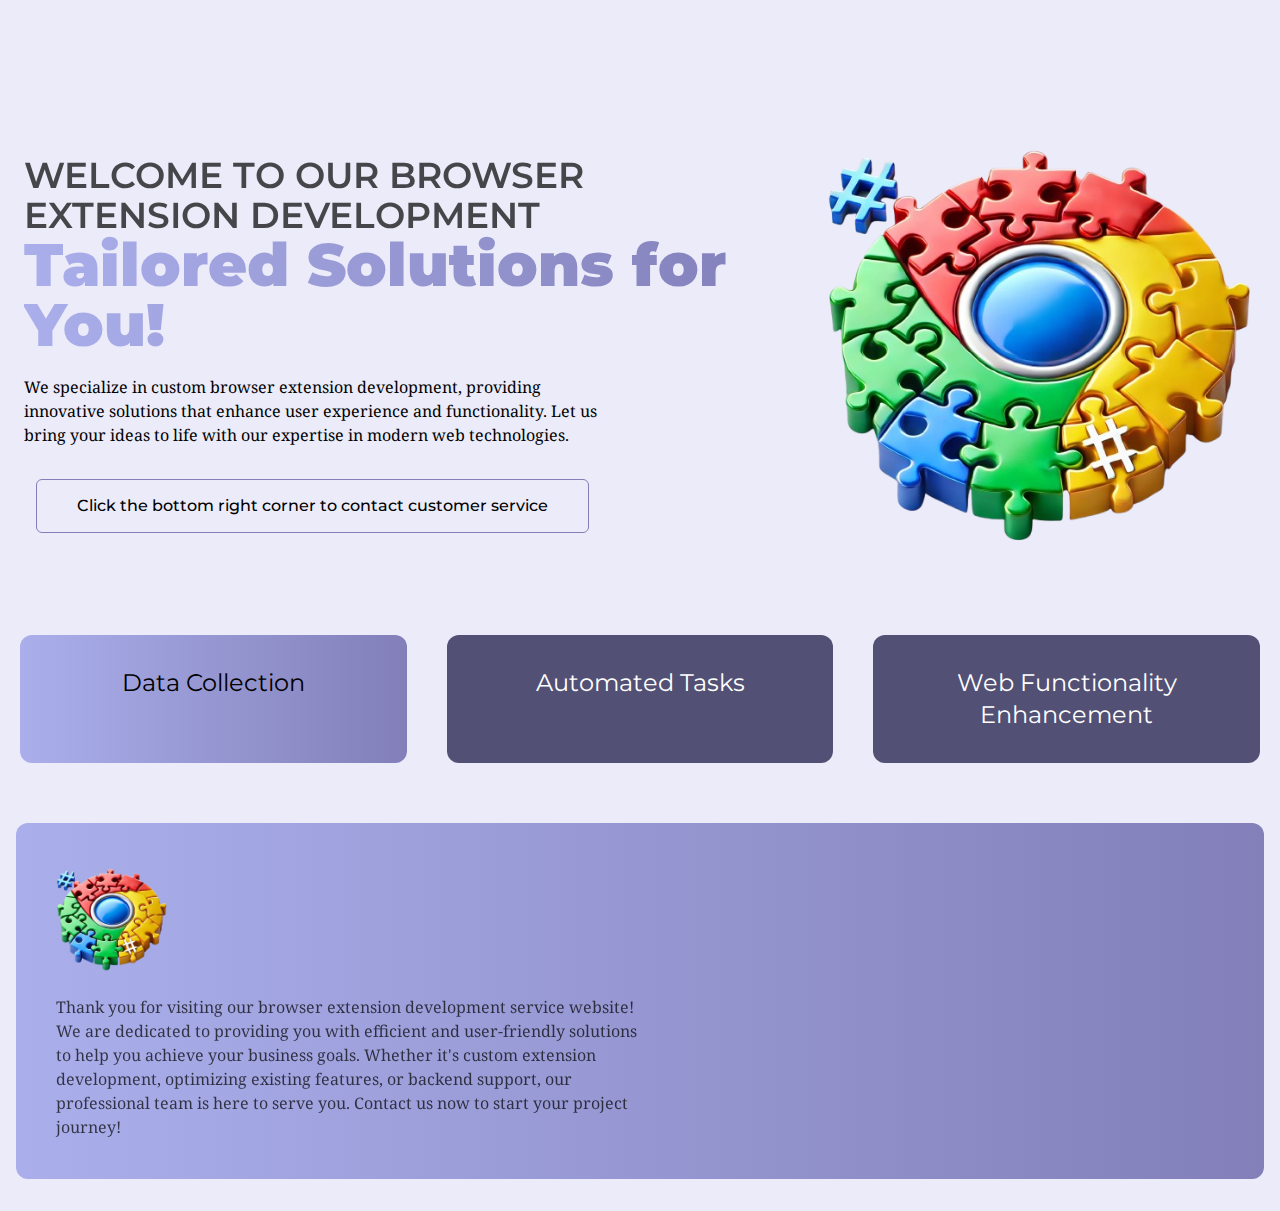
<file: index.html>
<!DOCTYPE html><html><head><meta charSet="utf-8"/><meta http-equiv="x-ua-compatible" content="ie=edge"/><meta name="viewport" content="width=device-width, initial-scale=1, shrink-to-fit=no"/><meta name="generator" content="Gatsby 5.13.7"/><meta name="theme-color" content="#ebebfa"/><style data-href="/styles.a4a2045c1a7287ccf511.css" data-identity="gatsby-global-css">@font-face{font-display:swap;font-family:Montserrat;font-style:normal;font-weight:400;src:url([data-uri]) format("woff2"),url(/static/montserrat-cyrillic-ext-400-normal-183f43730b586802d1a06098c4302abb.woff) format("woff");unicode-range:u+0460-052f,u+1c80-1c88,u+20b4,u+2de0-2dff,u+a640-a69f,u+fe2e-fe2f}@font-face{font-display:swap;font-family:Montserrat;font-style:normal;font-weight:400;src:url([data-uri]) format("woff2"),url(/static/montserrat-cyrillic-400-normal-439a7e91c905d22b35431683ff2554f4.woff) format("woff");unicode-range:u+0301,u+0400-045f,u+0490-0491,u+04b0-04b1,u+2116}@font-face{font-display:swap;font-family:Montserrat;font-style:normal;font-weight:400;src:url([data-uri]) format("woff2"),url([data-uri]) format("woff");unicode-range:u+0102-0103,u+0110-0111,u+0128-0129,u+0168-0169,u+01a0-01a1,u+01af-01b0,u+0300-0301,u+0303-0304,u+0308-0309,u+0323,u+0329,u+1ea0-1ef9,u+20ab}@font-face{font-display:swap;font-family:Montserrat;font-style:normal;font-weight:400;src:url(/static/montserrat-latin-ext-400-normal-83d2d15dd908a3cf998f71b2bfab3902.woff2) format("woff2"),url(/static/montserrat-latin-ext-400-normal-cf42d14e809c6fdc09293d394d19f1d1.woff) format("woff");unicode-range:u+0100-02af,u+0304,u+0308,u+0329,u+1e00-1e9f,u+1ef2-1eff,u+2020,u+20a0-20ab,u+20ad-20c0,u+2113,u+2c60-2c7f,u+a720-a7ff}@font-face{font-display:swap;font-family:Montserrat;font-style:normal;font-weight:400;src:url(/static/montserrat-latin-400-normal-9ef09180105730e3cb92149072fb90b8.woff2) format("woff2"),url(/static/montserrat-latin-400-normal-b48c3d9a8c0a49c1c7b4227697f00c48.woff) format("woff");unicode-range:u+00??,u+0131,u+0152-0153,u+02bb-02bc,u+02c6,u+02da,u+02dc,u+0304,u+0308,u+0329,u+2000-206f,u+2074,u+20ac,u+2122,u+2191,u+2193,u+2212,u+2215,u+feff,u+fffd}@font-face{font-display:swap;font-family:Montserrat;font-style:normal;font-weight:500;src:url([data-uri]) format("woff2"),url(/static/montserrat-cyrillic-ext-500-normal-9b54d68bdb60515ea339939c9de471f4.woff) format("woff");unicode-range:u+0460-052f,u+1c80-1c88,u+20b4,u+2de0-2dff,u+a640-a69f,u+fe2e-fe2f}@font-face{font-display:swap;font-family:Montserrat;font-style:normal;font-weight:500;src:url([data-uri]) format("woff2"),url(/static/montserrat-cyrillic-500-normal-076fea1f1bbdb4c825b8b3206b0256a7.woff) format("woff");unicode-range:u+0301,u+0400-045f,u+0490-0491,u+04b0-04b1,u+2116}@font-face{font-display:swap;font-family:Montserrat;font-style:normal;font-weight:500;src:url([data-uri]) format("woff2"),url([data-uri]) format("woff");unicode-range:u+0102-0103,u+0110-0111,u+0128-0129,u+0168-0169,u+01a0-01a1,u+01af-01b0,u+0300-0301,u+0303-0304,u+0308-0309,u+0323,u+0329,u+1ea0-1ef9,u+20ab}@font-face{font-display:swap;font-family:Montserrat;font-style:normal;font-weight:500;src:url(/static/montserrat-latin-ext-500-normal-53f945131a3b26d593f01b2c5c35d4eb.woff2) format("woff2"),url(/static/montserrat-latin-ext-500-normal-200823d8d6dd7ed946c4c5fae06f02c3.woff) format("woff");unicode-range:u+0100-02af,u+0304,u+0308,u+0329,u+1e00-1e9f,u+1ef2-1eff,u+2020,u+20a0-20ab,u+20ad-20c0,u+2113,u+2c60-2c7f,u+a720-a7ff}@font-face{font-display:swap;font-family:Montserrat;font-style:normal;font-weight:500;src:url(/static/montserrat-latin-500-normal-63b09632586acfb651b601c34e2355c6.woff2) format("woff2"),url(/static/montserrat-latin-500-normal-dc9466031ec251207907d2a101925a59.woff) format("woff");unicode-range:u+00??,u+0131,u+0152-0153,u+02bb-02bc,u+02c6,u+02da,u+02dc,u+0304,u+0308,u+0329,u+2000-206f,u+2074,u+20ac,u+2122,u+2191,u+2193,u+2212,u+2215,u+feff,u+fffd}@font-face{font-display:swap;font-family:Montserrat;font-style:normal;font-weight:600;src:url([data-uri]) format("woff2"),url(/static/montserrat-cyrillic-ext-600-normal-af75954af950433ae8f10cd9eb630370.woff) format("woff");unicode-range:u+0460-052f,u+1c80-1c88,u+20b4,u+2de0-2dff,u+a640-a69f,u+fe2e-fe2f}@font-face{font-display:swap;font-family:Montserrat;font-style:normal;font-weight:600;src:url([data-uri]) format("woff2"),url(/static/montserrat-cyrillic-600-normal-9332165021e9ce9c18d366571415876c.woff) format("woff");unicode-range:u+0301,u+0400-045f,u+0490-0491,u+04b0-04b1,u+2116}@font-face{font-display:swap;font-family:Montserrat;font-style:normal;font-weight:600;src:url([data-uri]) format("woff2"),url([data-uri]) format("woff");unicode-range:u+0102-0103,u+0110-0111,u+0128-0129,u+0168-0169,u+01a0-01a1,u+01af-01b0,u+0300-0301,u+0303-0304,u+0308-0309,u+0323,u+0329,u+1ea0-1ef9,u+20ab}@font-face{font-display:swap;font-family:Montserrat;font-style:normal;font-weight:600;src:url(/static/montserrat-latin-ext-600-normal-94f11761ec625a219b38afceae6900e8.woff2) format("woff2"),url(/static/montserrat-latin-ext-600-normal-3daf67ae480b743f1a18255c560967f5.woff) format("woff");unicode-range:u+0100-02af,u+0304,u+0308,u+0329,u+1e00-1e9f,u+1ef2-1eff,u+2020,u+20a0-20ab,u+20ad-20c0,u+2113,u+2c60-2c7f,u+a720-a7ff}@font-face{font-display:swap;font-family:Montserrat;font-style:normal;font-weight:600;src:url(/static/montserrat-latin-600-normal-4201798fe1a74331c39299f8888aa7cf.woff2) format("woff2"),url(/static/montserrat-latin-600-normal-002a67051dc399981892a5b415503d41.woff) format("woff");unicode-range:u+00??,u+0131,u+0152-0153,u+02bb-02bc,u+02c6,u+02da,u+02dc,u+0304,u+0308,u+0329,u+2000-206f,u+2074,u+20ac,u+2122,u+2191,u+2193,u+2212,u+2215,u+feff,u+fffd}@font-face{font-display:swap;font-family:Montserrat;font-style:normal;font-weight:900;src:url([data-uri]) format("woff2"),url(/static/montserrat-cyrillic-ext-900-normal-a237996823c169bd8910959e735f4a19.woff) format("woff");unicode-range:u+0460-052f,u+1c80-1c88,u+20b4,u+2de0-2dff,u+a640-a69f,u+fe2e-fe2f}@font-face{font-display:swap;font-family:Montserrat;font-style:normal;font-weight:900;src:url([data-uri]) format("woff2"),url(/static/montserrat-cyrillic-900-normal-db7573cff31578b8dde333ae203fb13a.woff) format("woff");unicode-range:u+0301,u+0400-045f,u+0490-0491,u+04b0-04b1,u+2116}@font-face{font-display:swap;font-family:Montserrat;font-style:normal;font-weight:900;src:url([data-uri]) format("woff2"),url([data-uri]) format("woff");unicode-range:u+0102-0103,u+0110-0111,u+0128-0129,u+0168-0169,u+01a0-01a1,u+01af-01b0,u+0300-0301,u+0303-0304,u+0308-0309,u+0323,u+0329,u+1ea0-1ef9,u+20ab}@font-face{font-display:swap;font-family:Montserrat;font-style:normal;font-weight:900;src:url(/static/montserrat-latin-ext-900-normal-d5c49a65f95ded75e434a7bdee149c96.woff2) format("woff2"),url(/static/montserrat-latin-ext-900-normal-46efa391d054283354c0b7d54895681d.woff) format("woff");unicode-range:u+0100-02af,u+0304,u+0308,u+0329,u+1e00-1e9f,u+1ef2-1eff,u+2020,u+20a0-20ab,u+20ad-20c0,u+2113,u+2c60-2c7f,u+a720-a7ff}@font-face{font-display:swap;font-family:Montserrat;font-style:normal;font-weight:900;src:url(/static/montserrat-latin-900-normal-55df880ad9bbd18ed75d2f21d584111c.woff2) format("woff2"),url(/static/montserrat-latin-900-normal-d933ac094a038c3332d07e0f61a8edb2.woff) format("woff");unicode-range:u+00??,u+0131,u+0152-0153,u+02bb-02bc,u+02c6,u+02da,u+02dc,u+0304,u+0308,u+0329,u+2000-206f,u+2074,u+20ac,u+2122,u+2191,u+2193,u+2212,u+2215,u+feff,u+fffd}@font-face{font-display:swap;font-family:"Noto Serif";font-style:normal;font-weight:400;src:url(/static/noto-serif-cyrillic-ext-400-normal-d1faee76ff52ecfdee96ad99b45f9ac7.woff2) format("woff2"),url(/static/noto-serif-cyrillic-ext-400-normal-f0b24ce40bb101735e0738582a9ef662.woff) format("woff");unicode-range:u+0460-052f,u+1c80-1c88,u+20b4,u+2de0-2dff,u+a640-a69f,u+fe2e-fe2f}@font-face{font-display:swap;font-family:"Noto Serif";font-style:normal;font-weight:400;src:url([data-uri]) format("woff2"),url([data-uri]) format("woff");unicode-range:u+0301,u+0400-045f,u+0490-0491,u+04b0-04b1,u+2116}@font-face{font-display:swap;font-family:"Noto Serif";font-style:normal;font-weight:400;src:url([data-uri]) format("woff2"),url([data-uri]) format("woff");unicode-range:u+1f??}@font-face{font-display:swap;font-family:"Noto Serif";font-style:normal;font-weight:400;src:url([data-uri]) format("woff2"),url(/static/noto-serif-greek-400-normal-5324153a4aaa4013ff246ed291d81750.woff) format("woff");unicode-range:u+0370-0377,u+037a-037f,u+0384-038a,u+038c,u+038e-03a1,u+03a3-03ff}@font-face{font-display:swap;font-family:"Noto Serif";font-style:normal;font-weight:400;src:url([data-uri]) format("woff2"),url([data-uri]) format("woff");unicode-range:u+0102-0103,u+0110-0111,u+0128-0129,u+0168-0169,u+01a0-01a1,u+01af-01b0,u+0300-0301,u+0303-0304,u+0308-0309,u+0323,u+0329,u+1ea0-1ef9,u+20ab}@font-face{font-display:swap;font-family:"Noto Serif";font-style:normal;font-weight:400;src:url(/static/noto-serif-latin-ext-400-normal-c780ae630ad44a3307205cc77d3bdf87.woff2) format("woff2"),url(/static/noto-serif-latin-ext-400-normal-bbb1ad699d940f9bf1b9501e209dd940.woff) format("woff");unicode-range:u+0100-02af,u+0304,u+0308,u+0329,u+1e00-1e9f,u+1ef2-1eff,u+2020,u+20a0-20ab,u+20ad-20c0,u+2113,u+2c60-2c7f,u+a720-a7ff}@font-face{font-display:swap;font-family:"Noto Serif";font-style:normal;font-weight:400;src:url(/static/noto-serif-latin-400-normal-bb7fbecd462918c6fe9dc86b3cde68da.woff2) format("woff2"),url(/static/noto-serif-latin-400-normal-99fd16fff583ca5c580239d0ea1817cd.woff) format("woff");unicode-range:u+00??,u+0131,u+0152-0153,u+02bb-02bc,u+02c6,u+02da,u+02dc,u+0304,u+0308,u+0329,u+2000-206f,u+2074,u+20ac,u+2122,u+2191,u+2193,u+2212,u+2215,u+feff,u+fffd}*,:after,:before{--tw-border-spacing-x:0;--tw-border-spacing-y:0;--tw-translate-x:0;--tw-translate-y:0;--tw-rotate:0;--tw-skew-x:0;--tw-skew-y:0;--tw-scale-x:1;--tw-scale-y:1;--tw-pan-x: ;--tw-pan-y: ;--tw-pinch-zoom: ;--tw-scroll-snap-strictness:proximity;--tw-gradient-from-position: ;--tw-gradient-via-position: ;--tw-gradient-to-position: ;--tw-ordinal: ;--tw-slashed-zero: ;--tw-numeric-figure: ;--tw-numeric-spacing: ;--tw-numeric-fraction: ;--tw-ring-inset: ;--tw-ring-offset-width:0px;--tw-ring-offset-color:#fff;--tw-ring-color:rgba(59,130,246,.5);--tw-ring-offset-shadow:0 0 #0000;--tw-ring-shadow:0 0 #0000;--tw-shadow:0 0 #0000;--tw-shadow-colored:0 0 #0000;--tw-blur: ;--tw-brightness: ;--tw-contrast: ;--tw-grayscale: ;--tw-hue-rotate: ;--tw-invert: ;--tw-saturate: ;--tw-sepia: ;--tw-drop-shadow: ;--tw-backdrop-blur: ;--tw-backdrop-brightness: ;--tw-backdrop-contrast: ;--tw-backdrop-grayscale: ;--tw-backdrop-hue-rotate: ;--tw-backdrop-invert: ;--tw-backdrop-opacity: ;--tw-backdrop-saturate: ;--tw-backdrop-sepia: ;--tw-contain-size: ;--tw-contain-layout: ;--tw-contain-paint: ;--tw-contain-style: }::backdrop{--tw-border-spacing-x:0;--tw-border-spacing-y:0;--tw-translate-x:0;--tw-translate-y:0;--tw-rotate:0;--tw-skew-x:0;--tw-skew-y:0;--tw-scale-x:1;--tw-scale-y:1;--tw-pan-x: ;--tw-pan-y: ;--tw-pinch-zoom: ;--tw-scroll-snap-strictness:proximity;--tw-gradient-from-position: ;--tw-gradient-via-position: ;--tw-gradient-to-position: ;--tw-ordinal: ;--tw-slashed-zero: ;--tw-numeric-figure: ;--tw-numeric-spacing: ;--tw-numeric-fraction: ;--tw-ring-inset: ;--tw-ring-offset-width:0px;--tw-ring-offset-color:#fff;--tw-ring-color:rgba(59,130,246,.5);--tw-ring-offset-shadow:0 0 #0000;--tw-ring-shadow:0 0 #0000;--tw-shadow:0 0 #0000;--tw-shadow-colored:0 0 #0000;--tw-blur: ;--tw-brightness: ;--tw-contrast: ;--tw-grayscale: ;--tw-hue-rotate: ;--tw-invert: ;--tw-saturate: ;--tw-sepia: ;--tw-drop-shadow: ;--tw-backdrop-blur: ;--tw-backdrop-brightness: ;--tw-backdrop-contrast: ;--tw-backdrop-grayscale: ;--tw-backdrop-hue-rotate: ;--tw-backdrop-invert: ;--tw-backdrop-opacity: ;--tw-backdrop-saturate: ;--tw-backdrop-sepia: ;--tw-contain-size: ;--tw-contain-layout: ;--tw-contain-paint: ;--tw-contain-style: }/*
! tailwindcss v3.4.13 | MIT License | https://tailwindcss.com
*/*,:after,:before{border:0 solid #e5e7eb;box-sizing:border-box}:after,:before{--tw-content:""}:host,html{-webkit-text-size-adjust:100%;font-feature-settings:normal;-webkit-tap-highlight-color:transparent;font-family:ui-sans-serif,system-ui,sans-serif,Apple Color Emoji,Segoe UI Emoji,Segoe UI Symbol,Noto Color Emoji;font-variation-settings:normal;line-height:1.5;-moz-tab-size:4;-o-tab-size:4;tab-size:4}body{line-height:inherit;margin:0}hr{border-top-width:1px;color:inherit;height:0}abbr:where([title]){-webkit-text-decoration:underline dotted;text-decoration:underline dotted}h1,h2,h3,h4,h5,h6{font-size:inherit;font-weight:inherit}a{color:inherit;text-decoration:inherit}b,strong{font-weight:bolder}code,kbd,pre,samp{font-feature-settings:normal;font-family:ui-monospace,SFMono-Regular,Menlo,Monaco,Consolas,Liberation Mono,Courier New,monospace;font-size:1em;font-variation-settings:normal}small{font-size:80%}sub,sup{font-size:75%;line-height:0;position:relative;vertical-align:baseline}sub{bottom:-.25em}sup{top:-.5em}table{border-collapse:collapse;border-color:inherit;text-indent:0}button,input,optgroup,select,textarea{font-feature-settings:inherit;color:inherit;font-family:inherit;font-size:100%;font-variation-settings:inherit;font-weight:inherit;letter-spacing:inherit;line-height:inherit;margin:0;padding:0}button,select{text-transform:none}button,input:where([type=button]),input:where([type=reset]),input:where([type=submit]){-webkit-appearance:button;background-color:transparent;background-image:none}:-moz-focusring{outline:auto}:-moz-ui-invalid{box-shadow:none}progress{vertical-align:baseline}::-webkit-inner-spin-button,::-webkit-outer-spin-button{height:auto}[type=search]{-webkit-appearance:textfield;outline-offset:-2px}::-webkit-search-decoration{-webkit-appearance:none}::-webkit-file-upload-button{-webkit-appearance:button;font:inherit}summary{display:list-item}blockquote,dd,dl,figure,h1,h2,h3,h4,h5,h6,hr,p,pre{margin:0}fieldset{margin:0}fieldset,legend{padding:0}menu,ol,ul{list-style:none;margin:0;padding:0}dialog{padding:0}textarea{resize:vertical}input::-moz-placeholder,textarea::-moz-placeholder{color:#9ca3af;opacity:1}input::placeholder,textarea::placeholder{color:#9ca3af;opacity:1}[role=button],button{cursor:pointer}:disabled{cursor:default}audio,canvas,embed,iframe,img,object,svg,video{display:block;vertical-align:middle}img,video{height:auto;max-width:100%}[hidden]{display:none}a{color:#fff}body{background-color:#ebebfa}.pointer-events-none{pointer-events:none}.absolute{position:absolute}.relative{position:relative}.inset-0{inset:0}.m-4{margin:1rem}.m-5{margin:1.25rem}.m-6{margin:1.5rem}.mx-auto{margin-left:auto;margin-right:auto}.my-10{margin-bottom:2.5rem;margin-top:2.5rem}.my-20{margin-bottom:5rem;margin-top:5rem}.my-4{margin-bottom:1rem;margin-top:1rem}.my-5{margin-bottom:1.25rem;margin-top:1.25rem}.-mr-2{margin-right:-.5rem}.mb-12{margin-bottom:3rem}.mb-14{margin-bottom:3.5rem}.mb-2{margin-bottom:.5rem}.mb-3{margin-bottom:.75rem}.mb-4{margin-bottom:1rem}.mb-5{margin-bottom:1.25rem}.mb-6{margin-bottom:1.5rem}.mb-8{margin-bottom:2rem}.ml-10{margin-left:2.5rem}.ml-2{margin-left:.5rem}.ml-4{margin-left:1rem}.mr-5{margin-right:1.25rem}.ms-2{margin-inline-start:.5rem}.mt-10{margin-top:2.5rem}.mt-14{margin-top:3.5rem}.mt-2{margin-top:.5rem}.mt-20{margin-top:5rem}.mt-3{margin-top:.75rem}.mt-4{margin-top:1rem}.mt-5{margin-top:1.25rem}.inline-block{display:inline-block}.flex{display:flex}.inline-flex{display:inline-flex}.grid{display:grid}.hidden{display:none}.h-16{height:4rem}.h-3\.5{height:.875rem}.h-48{height:12rem}.h-72{height:18rem}.h-8{height:2rem}.h-96{height:24rem}.h-auto{height:auto}.h-full{height:100%}.max-h-28{max-height:7rem}.max-h-80{max-height:20rem}.max-h-96{max-height:24rem}.w-1\/2{width:50%}.w-1\/3{width:33.333333%}.w-1\/4{width:25%}.w-11\/12{width:91.666667%}.w-2\/4{width:50%}.w-3\.5{width:.875rem}.w-3\/4{width:75%}.w-8{width:2rem}.w-auto{width:auto}.w-full{width:100%}.w-screen{width:100vw}.max-w-2xl{max-width:42rem}.max-w-7xl{max-width:80rem}.max-w-screen-xl{max-width:1280px}.max-w-xs{max-width:20rem}.flex-1{flex:1 1 0%}.flex-shrink-0,.shrink-0{flex-shrink:0}.grow{flex-grow:1}.grow-0{flex-grow:0}.basis-auto{flex-basis:auto}.appearance-none{-webkit-appearance:none;-moz-appearance:none;appearance:none}.columns-1{-moz-columns:1;column-count:1}.grid-cols-2{grid-template-columns:repeat(2,minmax(0,1fr))}.grid-cols-3{grid-template-columns:repeat(3,minmax(0,1fr))}.flex-row{flex-direction:row}.flex-col{flex-direction:column}.flex-col-reverse{flex-direction:column-reverse}.flex-wrap{flex-wrap:wrap}.content-center{align-content:center}.items-start{align-items:flex-start}.items-end{align-items:flex-end}.items-center{align-items:center}.justify-end{justify-content:flex-end}.justify-center{justify-content:center}.justify-between{justify-content:space-between}.justify-items-center{justify-items:center}.gap-10{gap:2.5rem}.gap-16{gap:4rem}.gap-4{gap:1rem}.gap-5{gap:1.25rem}.gap-8{gap:2rem}.space-x-4>:not([hidden])~:not([hidden]){--tw-space-x-reverse:0;margin-left:calc(1rem*(1 - var(--tw-space-x-reverse)));margin-right:calc(1rem*var(--tw-space-x-reverse))}.space-y-1>:not([hidden])~:not([hidden]){--tw-space-y-reverse:0;margin-bottom:calc(.25rem*var(--tw-space-y-reverse));margin-top:calc(.25rem*(1 - var(--tw-space-y-reverse)))}.overflow-hidden{overflow:hidden}.rounded-lg{border-radius:.5rem}.rounded-md{border-radius:.375rem}.rounded-xl{border-radius:.75rem}.border{border-width:1px}.border-black{--tw-border-opacity:1;border-color:rgb(0 0 0/var(--tw-border-opacity))}.border-gray-200{--tw-border-opacity:1;border-color:rgb(229 231 235/var(--tw-border-opacity))}.border-purple{--tw-border-opacity:1;border-color:rgb(130 127 185/var(--tw-border-opacity))}.border-transparent{border-color:transparent}.bg-bg{background-color:#ebebfa}.bg-dp{--tw-bg-opacity:1;background-color:rgb(82 80 116/var(--tw-bg-opacity))}.bg-gray-100{--tw-bg-opacity:1;background-color:rgb(243 244 246/var(--tw-bg-opacity))}.bg-purple{--tw-bg-opacity:1;background-color:rgb(130 127 185/var(--tw-bg-opacity))}.bg-transparent{background-color:transparent}.bg-white{--tw-bg-opacity:1;background-color:rgb(255 255 255/var(--tw-bg-opacity))}.bg-white\/30{background-color:hsla(0,0%,100%,.3)}.bg-opacity-20{--tw-bg-opacity:0.2}.bg-\[url\(\'\.\.\/images\/holographic-background\.webp\'\)\]{background-image:url(/static/holographic-background-da2aab476360dd90bfca4860baf759c4.webp)}.bg-gradient-to-r{background-image:linear-gradient(to right,var(--tw-gradient-stops))}.bg-gradient-to-t{background-image:linear-gradient(to top,var(--tw-gradient-stops))}.from-gray-800{--tw-gradient-from:#1f2937 var(--tw-gradient-from-position);--tw-gradient-to:rgba(31,41,55,0) var(--tw-gradient-to-position);--tw-gradient-stops:var(--tw-gradient-from),var(--tw-gradient-to)}.from-pink{--tw-gradient-from:#aaafeb var(--tw-gradient-from-position);--tw-gradient-to:rgba(170,175,235,0) var(--tw-gradient-to-position);--tw-gradient-stops:var(--tw-gradient-from),var(--tw-gradient-to)}.via-transparent{--tw-gradient-to:transparent var(--tw-gradient-to-position);--tw-gradient-stops:var(--tw-gradient-from),transparent var(--tw-gradient-via-position),var(--tw-gradient-to)}.to-purple{--tw-gradient-to:#827fb9 var(--tw-gradient-to-position)}.to-transparent{--tw-gradient-to:transparent var(--tw-gradient-to-position)}.object-cover{-o-object-fit:cover;object-fit:cover}.object-center{-o-object-position:center;object-position:center}.p-10{padding:2.5rem}.p-12{padding:3rem}.p-2{padding:.5rem}.p-4{padding:1rem}.p-5{padding:1.25rem}.p-8{padding:2rem}.px-2{padding-left:.5rem;padding-right:.5rem}.px-3{padding-left:.75rem;padding-right:.75rem}.px-4{padding-left:1rem;padding-right:1rem}.px-5{padding-left:1.25rem;padding-right:1.25rem}.px-6{padding-left:1.5rem;padding-right:1.5rem}.px-8{padding-left:2rem;padding-right:2rem}.py-2{padding-bottom:.5rem;padding-top:.5rem}.py-2\.5{padding-bottom:.625rem;padding-top:.625rem}.py-3{padding-bottom:.75rem;padding-top:.75rem}.py-5{padding-bottom:1.25rem;padding-top:1.25rem}.pb-16{padding-bottom:4rem}.pl-4{padding-left:1rem}.pt-2{padding-top:.5rem}.pt-6{padding-top:1.5rem}.pt-8{padding-top:2rem}.text-center{text-align:center}.align-middle{vertical-align:middle}.font-montserrat{font-family:Montserrat,sans-serif}.font-notoserif{font-family:Noto Serif,sans-serif}.text-2xl{font-size:1.5rem;line-height:2rem}.text-3xl{font-size:1.875rem;line-height:2.25rem}.text-4xl{font-size:2.25rem;line-height:2.5rem}.text-5xl{font-size:3rem;line-height:1}.text-6xl{font-size:3.75rem;line-height:1}.text-base{font-size:1rem;line-height:1.5rem}.text-lg{font-size:1.125rem;line-height:1.75rem}.text-sm{font-size:.875rem;line-height:1.25rem}.text-xl{font-size:1.25rem;line-height:1.75rem}.text-xs{font-size:.75rem;line-height:1rem}.font-bold{font-weight:700}.font-extrabold{font-weight:800}.font-medium{font-weight:500}.font-normal{font-weight:400}.font-semibold{font-weight:600}.leading-snug{line-height:1.375}.leading-tight{line-height:1.25}.text-\[\#000000\],.text-black{--tw-text-opacity:1;color:rgb(0 0 0/var(--tw-text-opacity))}.text-gray-500{--tw-text-opacity:1;color:rgb(107 114 128/var(--tw-text-opacity))}.text-gray-800{--tw-text-opacity:1;color:rgb(31 41 55/var(--tw-text-opacity))}.text-gray-900{--tw-text-opacity:1;color:rgb(17 24 39/var(--tw-text-opacity))}.text-white{--tw-text-opacity:1;color:rgb(255 255 255/var(--tw-text-opacity))}.underline{text-decoration-line:underline}.decoration-pink{text-decoration-color:#aaafeb}.opacity-50{opacity:.5}.opacity-60{opacity:.6}.opacity-70{opacity:.7}.filter{filter:var(--tw-blur) var(--tw-brightness) var(--tw-contrast) var(--tw-grayscale) var(--tw-hue-rotate) var(--tw-invert) var(--tw-saturate) var(--tw-sepia) var(--tw-drop-shadow)}.backdrop-blur-sm{--tw-backdrop-blur:blur(4px);-webkit-backdrop-filter:var(--tw-backdrop-blur) var(--tw-backdrop-brightness) var(--tw-backdrop-contrast) var(--tw-backdrop-grayscale) var(--tw-backdrop-hue-rotate) var(--tw-backdrop-invert) var(--tw-backdrop-opacity) var(--tw-backdrop-saturate) var(--tw-backdrop-sepia);backdrop-filter:var(--tw-backdrop-blur) var(--tw-backdrop-brightness) var(--tw-backdrop-contrast) var(--tw-backdrop-grayscale) var(--tw-backdrop-hue-rotate) var(--tw-backdrop-invert) var(--tw-backdrop-opacity) var(--tw-backdrop-saturate) var(--tw-backdrop-sepia)}.transition{transition-duration:.15s;transition-property:color,background-color,border-color,text-decoration-color,fill,stroke,opacity,box-shadow,transform,filter,-webkit-backdrop-filter;transition-property:color,background-color,border-color,text-decoration-color,fill,stroke,opacity,box-shadow,transform,filter,backdrop-filter;transition-property:color,background-color,border-color,text-decoration-color,fill,stroke,opacity,box-shadow,transform,filter,backdrop-filter,-webkit-backdrop-filter;transition-timing-function:cubic-bezier(.4,0,.2,1)}.transition-all{transition-duration:.15s;transition-property:all;transition-timing-function:cubic-bezier(.4,0,.2,1)}.duration-1000{transition-duration:1s}.duration-200{transition-duration:.2s}.ease-in-out{transition-timing-function:cubic-bezier(.4,0,.2,1)}.text-gradient{-webkit-text-fill-color:transparent;-webkit-background-clip:text;background-clip:text}input,p,textarea{font-family:"Noto Serif",sans-serif;font-size:1rem!important;line-height:1.5rem!important}a,h1,h2,h3,h4,h5,h6,span{font-family:Montserrat,sans-serif}a{font-size:1rem!important}body,html{overflow-x:hidden}.pb-3{align-items:center;display:flex;flex-direction:column;padding-bottom:.75rem}.footer.max-w-7xl.mx-auto.p-20.mt-10.rounded-xl{background:linear-gradient(90deg,#796a99,#554970)}.md\:hidden{background-color:#ebebfa;border-radius:0 0 10px 10px}.w-3\.5{padding-left:5px}.\34 04-p{align-items:center;display:flex;flex-direction:column;padding:40px 0}.after\:absolute:after{content:var(--tw-content);position:absolute}.after\:bottom-0:after{bottom:0;content:var(--tw-content)}.after\:left-0:after{content:var(--tw-content);left:0}.after\:h-0\.5:after{content:var(--tw-content);height:.125rem}.after\:w-0:after{content:var(--tw-content);width:0}.after\:rounded:after{border-radius:.25rem;content:var(--tw-content)}.after\:bg-purple:after{--tw-bg-opacity:1;background-color:rgb(130 127 185/var(--tw-bg-opacity));content:var(--tw-content)}.after\:transition-all:after{content:var(--tw-content);transition-duration:.15s;transition-property:all;transition-timing-function:cubic-bezier(.4,0,.2,1)}.after\:duration-300:after{content:var(--tw-content);transition-duration:.3s}.hover\:bg-purple:hover{--tw-bg-opacity:1;background-color:rgb(130 127 185/var(--tw-bg-opacity))}.hover\:bg-transparent:hover{background-color:transparent}.hover\:text-black:hover{--tw-text-opacity:1;color:rgb(0 0 0/var(--tw-text-opacity))}.hover\:text-purple:hover{--tw-text-opacity:1;color:rgb(130 127 185/var(--tw-text-opacity))}.hover\:text-white:hover{--tw-text-opacity:1;color:rgb(255 255 255/var(--tw-text-opacity))}.hover\:opacity-100:hover{opacity:1}.hover\:ease-in-out:hover{transition-timing-function:cubic-bezier(.4,0,.2,1)}.hover\:after\:w-full:hover:after{content:var(--tw-content);width:100%}.focus\:border-transparent:focus{border-color:transparent}.focus\:outline-none:focus{outline:2px solid transparent;outline-offset:2px}.focus\:ring-2:focus{--tw-ring-offset-shadow:var(--tw-ring-inset) 0 0 0 var(--tw-ring-offset-width) var(--tw-ring-offset-color);--tw-ring-shadow:var(--tw-ring-inset) 0 0 0 calc(2px + var(--tw-ring-offset-width)) var(--tw-ring-color);box-shadow:var(--tw-ring-offset-shadow),var(--tw-ring-shadow),var(--tw-shadow,0 0 #0000)}.focus\:ring-purple:focus{--tw-ring-opacity:1;--tw-ring-color:rgb(130 127 185/var(--tw-ring-opacity))}.group:hover .group-hover\:scale-110{--tw-scale-x:1.1;--tw-scale-y:1.1;transform:translate(var(--tw-translate-x),var(--tw-translate-y)) rotate(var(--tw-rotate)) skewX(var(--tw-skew-x)) skewY(var(--tw-skew-y)) scaleX(var(--tw-scale-x)) scaleY(var(--tw-scale-y))}@media (min-width:320px){.xxs\:mx-4{margin-left:1rem;margin-right:1rem}.xxs\:mb-4{margin-bottom:1rem}.xxs\:mb-5{margin-bottom:1.25rem}.xxs\:ml-0{margin-left:0}.xxs\:mr-0{margin-right:0}.xxs\:mt-2{margin-top:.5rem}.xxs\:mt-5{margin-top:1.25rem}.xxs\:hidden{display:none}.xxs\:h-96{height:24rem}.xxs\:w-full{width:100%}.xxs\:grid-cols-1{grid-template-columns:repeat(1,minmax(0,1fr))}.xxs\:flex-col{flex-direction:column}.xxs\:flex-col-reverse{flex-direction:column-reverse}.xxs\:rounded-xl{border-radius:.75rem}.xxs\:bg-dp{--tw-bg-opacity:1;background-color:rgb(82 80 116/var(--tw-bg-opacity))}.xxs\:p-5{padding:1.25rem}.xxs\:text-2xl{font-size:1.5rem;line-height:2rem}.xxs\:text-lg{font-size:1.125rem;line-height:1.75rem}.xxs\:text-sm{font-size:.875rem;line-height:1.25rem}.xxs\:text-xs{font-size:.75rem;line-height:1rem}.xxs\:font-normal{font-weight:400}}@media (min-width:425px){.xs\:mb-4{margin-bottom:1rem}.xs\:h-96{height:24rem}.xs\:w-full{width:100%}.xs\:flex-col{flex-direction:column}.xs\:flex-col-reverse{flex-direction:column-reverse}.xs\:rounded-xl{border-radius:.75rem}.xs\:bg-dp{--tw-bg-opacity:1;background-color:rgb(82 80 116/var(--tw-bg-opacity))}.xs\:text-3xl{font-size:1.875rem;line-height:2.25rem}.xs\:text-lg{font-size:1.125rem;line-height:1.75rem}.xs\:text-xl{font-size:1.25rem;line-height:1.75rem}.xs\:text-xs{font-size:.75rem;line-height:1rem}}@media (min-width:640px){.sm\:mx-auto{margin-left:auto;margin-right:auto}.sm\:mb-4{margin-bottom:1rem}.sm\:ml-3{margin-left:.75rem}.sm\:ml-5{margin-left:1.25rem}.sm\:mr-5{margin-right:1.25rem}.sm\:mt-0{margin-top:0}.sm\:mt-12{margin-top:3rem}.sm\:mt-5{margin-top:1.25rem}.sm\:mt-8{margin-top:2rem}.sm\:block{display:block}.sm\:flex{display:flex}.sm\:hidden{display:none}.sm\:h-96{height:24rem}.sm\:w-1\/3{width:33.333333%}.sm\:w-3\/4{width:75%}.sm\:w-4\/6{width:66.666667%}.sm\:w-full{width:100%}.sm\:max-w-xl{max-width:36rem}.sm\:columns-2{-moz-columns:2;column-count:2}.sm\:grid-cols-2{grid-template-columns:repeat(2,minmax(0,1fr))}.sm\:grid-cols-3{grid-template-columns:repeat(3,minmax(0,1fr))}.sm\:flex-row{flex-direction:row}.sm\:justify-start{justify-content:flex-start}.sm\:justify-center{justify-content:center}.sm\:gap-8{gap:2rem}.sm\:px-3{padding-left:.75rem;padding-right:.75rem}.sm\:px-6{padding-left:1.5rem;padding-right:1.5rem}.sm\:text-2xl{font-size:1.5rem;line-height:2rem}.sm\:text-3xl{font-size:1.875rem;line-height:2.25rem}.sm\:text-5xl{font-size:3rem;line-height:1}.sm\:text-lg{font-size:1.125rem;line-height:1.75rem}.sm\:text-sm{font-size:.875rem;line-height:1.25rem}.sm\:text-xl{font-size:1.25rem;line-height:1.75rem}.sm\:text-xs{font-size:.75rem;line-height:1rem}}@media (min-width:920px){.md\:col-span-2{grid-column:span 2/span 2}.md\:ml-5{margin-left:1.25rem}.md\:mt-16{margin-top:4rem}.md\:mt-5{margin-top:1.25rem}.md\:block{display:block}.md\:hidden{display:none}.md\:h-80{height:20rem}.md\:w-6\/12{width:50%}.md\:columns-3{-moz-columns:3;column-count:3}.md\:grid-cols-2{grid-template-columns:repeat(2,minmax(0,1fr))}.md\:gap-6{gap:1.5rem}.md\:p-12{padding:3rem}.md\:px-10{padding-left:2.5rem;padding-right:2.5rem}.md\:px-3{padding-left:.75rem;padding-right:.75rem}.md\:py-3{padding-bottom:.75rem;padding-top:.75rem}.md\:text-lg{font-size:1.125rem;line-height:1.75rem}.md\:text-sm{font-size:.875rem;line-height:1.25rem}.md\:text-xl{font-size:1.25rem;line-height:1.75rem}}@media (min-width:1024px){.lg\:inset-y-0{bottom:0;top:0}.lg\:right-0{right:0}.lg\:m-5{margin:1.25rem}.lg\:mx-0{margin-left:0;margin-right:0}.lg\:mb-2{margin-bottom:.5rem}.lg\:mb-6{margin-bottom:1.5rem}.lg\:mb-8{margin-bottom:2rem}.lg\:mt-20{margin-top:5rem}.lg\:block{display:block}.lg\:flex{display:flex}.lg\:w-1\/2{width:50%}.lg\:w-1\/3{width:33.333333%}.lg\:w-full{width:100%}.lg\:columns-4{-moz-columns:4;column-count:4}.lg\:grid-cols-2{grid-template-columns:repeat(2,minmax(0,1fr))}.lg\:grid-cols-3{grid-template-columns:repeat(3,minmax(0,1fr))}.lg\:flex-row{flex-direction:row}.lg\:justify-start{justify-content:flex-start}.lg\:justify-end{justify-content:flex-end}.lg\:rounded-xl{border-radius:.75rem}.lg\:bg-dp{--tw-bg-opacity:1;background-color:rgb(82 80 116/var(--tw-bg-opacity))}.lg\:p-10{padding:2.5rem}.lg\:p-12{padding:3rem}.lg\:px-0{padding-left:0;padding-right:0}.lg\:px-3{padding-left:.75rem;padding-right:.75rem}.lg\:px-6{padding-left:1.5rem;padding-right:1.5rem}.lg\:pb-24{padding-bottom:6rem}.lg\:pt-16{padding-top:4rem}.lg\:pt-8{padding-top:2rem}.lg\:text-left{text-align:left}.lg\:text-4xl{font-size:2.25rem;line-height:2.5rem}.lg\:text-6xl{font-size:3.75rem;line-height:1}.lg\:text-lg{font-size:1.125rem;line-height:1.75rem}}@media (min-width:1280px){.xl\:mt-28{margin-top:7rem}.xl\:gap-8{gap:2rem}}.rtl\:rotate-180:where([dir=rtl],[dir=rtl] *){--tw-rotate:180deg;transform:translate(var(--tw-translate-x),var(--tw-translate-y)) rotate(var(--tw-rotate)) skewX(var(--tw-skew-x)) skewY(var(--tw-skew-y)) scaleX(var(--tw-scale-x)) scaleY(var(--tw-scale-y))}@media (prefers-color-scheme:dark){.dark\:text-black{--tw-text-opacity:1;color:rgb(0 0 0/var(--tw-text-opacity))}.dark\:text-gray-400{--tw-text-opacity:1;color:rgb(156 163 175/var(--tw-text-opacity))}.dark\:text-white{--tw-text-opacity:1;color:rgb(255 255 255/var(--tw-text-opacity))}}.\[\&\>img\:not\(\:first-child\)\]\:mt-8>img:not(:first-child){margin-top:2rem}</style><style>.gatsby-image-wrapper{position:relative;overflow:hidden}.gatsby-image-wrapper picture.object-fit-polyfill{position:static!important}.gatsby-image-wrapper img{bottom:0;height:100%;left:0;margin:0;max-width:none;padding:0;position:absolute;right:0;top:0;width:100%;object-fit:cover}.gatsby-image-wrapper [data-main-image]{opacity:0;transform:translateZ(0);transition:opacity .25s linear;will-change:opacity}.gatsby-image-wrapper-constrained{display:inline-block;vertical-align:top}</style><noscript><style>.gatsby-image-wrapper noscript [data-main-image]{opacity:1!important}.gatsby-image-wrapper [data-placeholder-image]{opacity:0!important}</style></noscript><script type="module">const e="undefined"!=typeof HTMLImageElement&&"loading"in HTMLImageElement.prototype;e&&document.body.addEventListener("load",(function(e){const t=e.target;if(void 0===t.dataset.mainImage)return;if(void 0===t.dataset.gatsbyImageSsr)return;let a=null,n=t;for(;null===a&&n;)void 0!==n.parentNode.dataset.gatsbyImageWrapper&&(a=n.parentNode),n=n.parentNode;const o=a.querySelector("[data-placeholder-image]"),r=new Image;r.src=t.currentSrc,r.decode().catch((()=>{})).then((()=>{t.style.opacity=1,o&&(o.style.opacity=0,o.style.transition="opacity 500ms linear")}))}),!0);</script><link rel="icon" href="/favicon-32x32.png?v=5bd82dd8ee86d77f76b84d32c6f15964" type="image/png"/><link rel="manifest" href="/manifest.webmanifest" crossorigin="anonymous"/><link rel="apple-touch-icon" sizes="48x48" href="/icons/icon-48x48.png?v=5bd82dd8ee86d77f76b84d32c6f15964"/><link rel="apple-touch-icon" sizes="72x72" href="/icons/icon-72x72.png?v=5bd82dd8ee86d77f76b84d32c6f15964"/><link rel="apple-touch-icon" sizes="96x96" href="/icons/icon-96x96.png?v=5bd82dd8ee86d77f76b84d32c6f15964"/><link rel="apple-touch-icon" sizes="144x144" href="/icons/icon-144x144.png?v=5bd82dd8ee86d77f76b84d32c6f15964"/><link rel="apple-touch-icon" sizes="192x192" href="/icons/icon-192x192.png?v=5bd82dd8ee86d77f76b84d32c6f15964"/><link rel="apple-touch-icon" sizes="256x256" href="/icons/icon-256x256.png?v=5bd82dd8ee86d77f76b84d32c6f15964"/><link rel="apple-touch-icon" sizes="384x384" href="/icons/icon-384x384.png?v=5bd82dd8ee86d77f76b84d32c6f15964"/><link rel="apple-touch-icon" sizes="512x512" href="/icons/icon-512x512.png?v=5bd82dd8ee86d77f76b84d32c6f15964"/><link rel="sitemap" type="application/xml" href="/sitemap-index.xml"/></head><body><div id="___gatsby"><div style="outline:none" tabindex="-1" id="gatsby-focus-wrapper"><div class="h-auto w-screen"><div><div class="react-reveal max-w-7xl mx-auto lg:px-6 md:px-3"><div class="my-10 mx-auto max-w-7xl px-4 sm:mt-12 sm:px-6 md:mt-16 lg:mt-20 lg:px-0 xl:mt-28 flex gap-10 lg:flex-justify lg:flex flex-col lg:flex-row flex-col-reverse"><div class="text-center lg:text-left flex flex-col justify-center"><h1 class="text-black text-4xl font-semibold opacity-70">WELCOME TO OUR BROWSER EXTENSION DEVELOPMENT</h1><h2 class="text-black text-gradient bg-gradient-to-r from-pink to-purple text-6xl font-bold xxs:text-2xl xs:text-3xl sm:text-5xl lg:text-6xl">Tailored Solutions for You!</h2><p class="mt-3 text-base text-black-70 sm:mt-5 sm:text-lg sm:max-w-xl sm:mx-auto md:mt-5 md:text-xl lg:mx-0">We specialize in custom browser extension development, providing innovative solutions that enhance user experience and functionality. Let us bring your ideas to life with our expertise in modern web technologies.</p><div class="mt-5 sm:mt-8 sm:flex sm:justify-center lg:justify-start"><div class="mt-3 sm:mt-0 sm:ml-3"><a href="#" class="transition-all duration-500ms ease-in-out hover:ease-in-out w-full flex items-center justify-center px-8 py-3 border border-purple text-base font-medium rounded-md text-black hover:text-white bg-transparent hover:bg-purple md:py-3 md:text-lg md:px-10">Click the bottom right corner to contact customer service</a></div></div></div><div class="lg:inset-y-0 lg:right-0 lg:w-1/2 my-4 flex lg:justify-end justify-center"><img class="rounded-xl w-auto h-full object-cover flex justify-center" src="/static/removed-Holographic-db04b36aeec00be4daedb8a108f663de.webp" alt="Browser Extension Development"/></div></div></div><div class="max-w-7xl mx-auto"><div class="react-reveal mt-10 flex flex-row justify-space xxs:flex-col xs:flex-col sm:flex-row content-center justify-center align-middle text-center"><div class="w-1/3 bg-gradient-to-r from-pink to-purple p-8 rounded-xl m-5 xxs:w-full xs:w-full sm:w-1/3"><h3 class="text-black text-2xl">Data Collection</h3></div><div class="w-1/3 bg-dp p-8 rounded-xl m-5 xxs:w-full xs:w-full sm:w-1/3"><h3 class="text-white text-2xl">Automated Tasks</h3></div><div class="w-1/3 bg-dp p-8 rounded-xl m-5 xxs:w-full xs:w-full sm:w-1/3"><h3 class="text-white text-2xl">Web Functionality Enhancement</h3></div></div></div><div class="m-4"><div class="max-w-7xl mx-auto mt-10 h-auto lg:mb-8 sm:mb-4 xs:mb-4 xxs:mb-4"><div class="footer bg-gradient-to-r from-pink to-purple p-10 mt-10 rounded-xl"><div class="grid grid-cols-2 xxs:grid-cols-1 lg:grid-cols-2"><div><img class="max-h-28 max-w-xs" src="/static/3D-liquid-abstract-5-db04b36aeec00be4daedb8a108f663de.webp" alt="Holo"/><p class="text-black opacity-70 text-sm mt-5 ">Thank you for visiting our browser extension development service website! We are dedicated to providing you with efficient and user-friendly solutions to help you achieve your business goals. Whether it&#x27;s custom extension development, optimizing existing features, or backend support, our professional team is here to serve you. Contact us now to start your project journey!</p></div></div></div></div></div></div></div></div><div id="gatsby-announcer" style="position:absolute;top:0;width:1px;height:1px;padding:0;overflow:hidden;clip:rect(0, 0, 0, 0);white-space:nowrap;border:0" aria-live="assertive" aria-atomic="true"></div></div><script id="gatsby-script-loader">/*<![CDATA[*/window.pagePath="/";/*]]>*/</script><!-- slice-start id="_gatsby-scripts-1" -->
          <script
            id="gatsby-chunk-mapping"
          >
            window.___chunkMapping="{\"app\":[\"/app-4498327f75aef7162360.js\"],\"component---cache-caches-gatsby-plugin-offline-app-shell-js\":[\"/component---cache-caches-gatsby-plugin-offline-app-shell-js-1eaf4bd7ffd35fb278e6.js\"],\"component---src-pages-404-js\":[\"/component---src-pages-404-js-5879a892e4e7524679f3.js\"],\"component---src-pages-about-js\":[\"/component---src-pages-about-js-62904a06dd80cd2ccba5.js\"],\"component---src-pages-blog-js\":[\"/component---src-pages-blog-js-82c67a35622e6c9297cf.js\"],\"component---src-pages-contact-js\":[\"/component---src-pages-contact-js-10f41ae7c3da5e1845ea.js\"],\"component---src-pages-gallery-js\":[\"/component---src-pages-gallery-js-951fe759a9d85ca5686a.js\"],\"component---src-pages-index-js\":[\"/component---src-pages-index-js-062bc86d89f1b58f10d6.js\"],\"component---src-templates-blog-post-js\":[\"/component---src-templates-blog-post-js-83fcef94e10861f177a8.js\"]}";
          </script>
        <script>window.___webpackCompilationHash="b318ffa7b28e89cafbc4";</script><script src="/webpack-runtime-0b06920fd0f4d9b3dcfd.js" async></script><script src="/framework-1a00c697beb590482250.js" async></script><script src="/app-4498327f75aef7162360.js" async></script><!-- slice-end id="_gatsby-scripts-1" --></body></html>
</file>
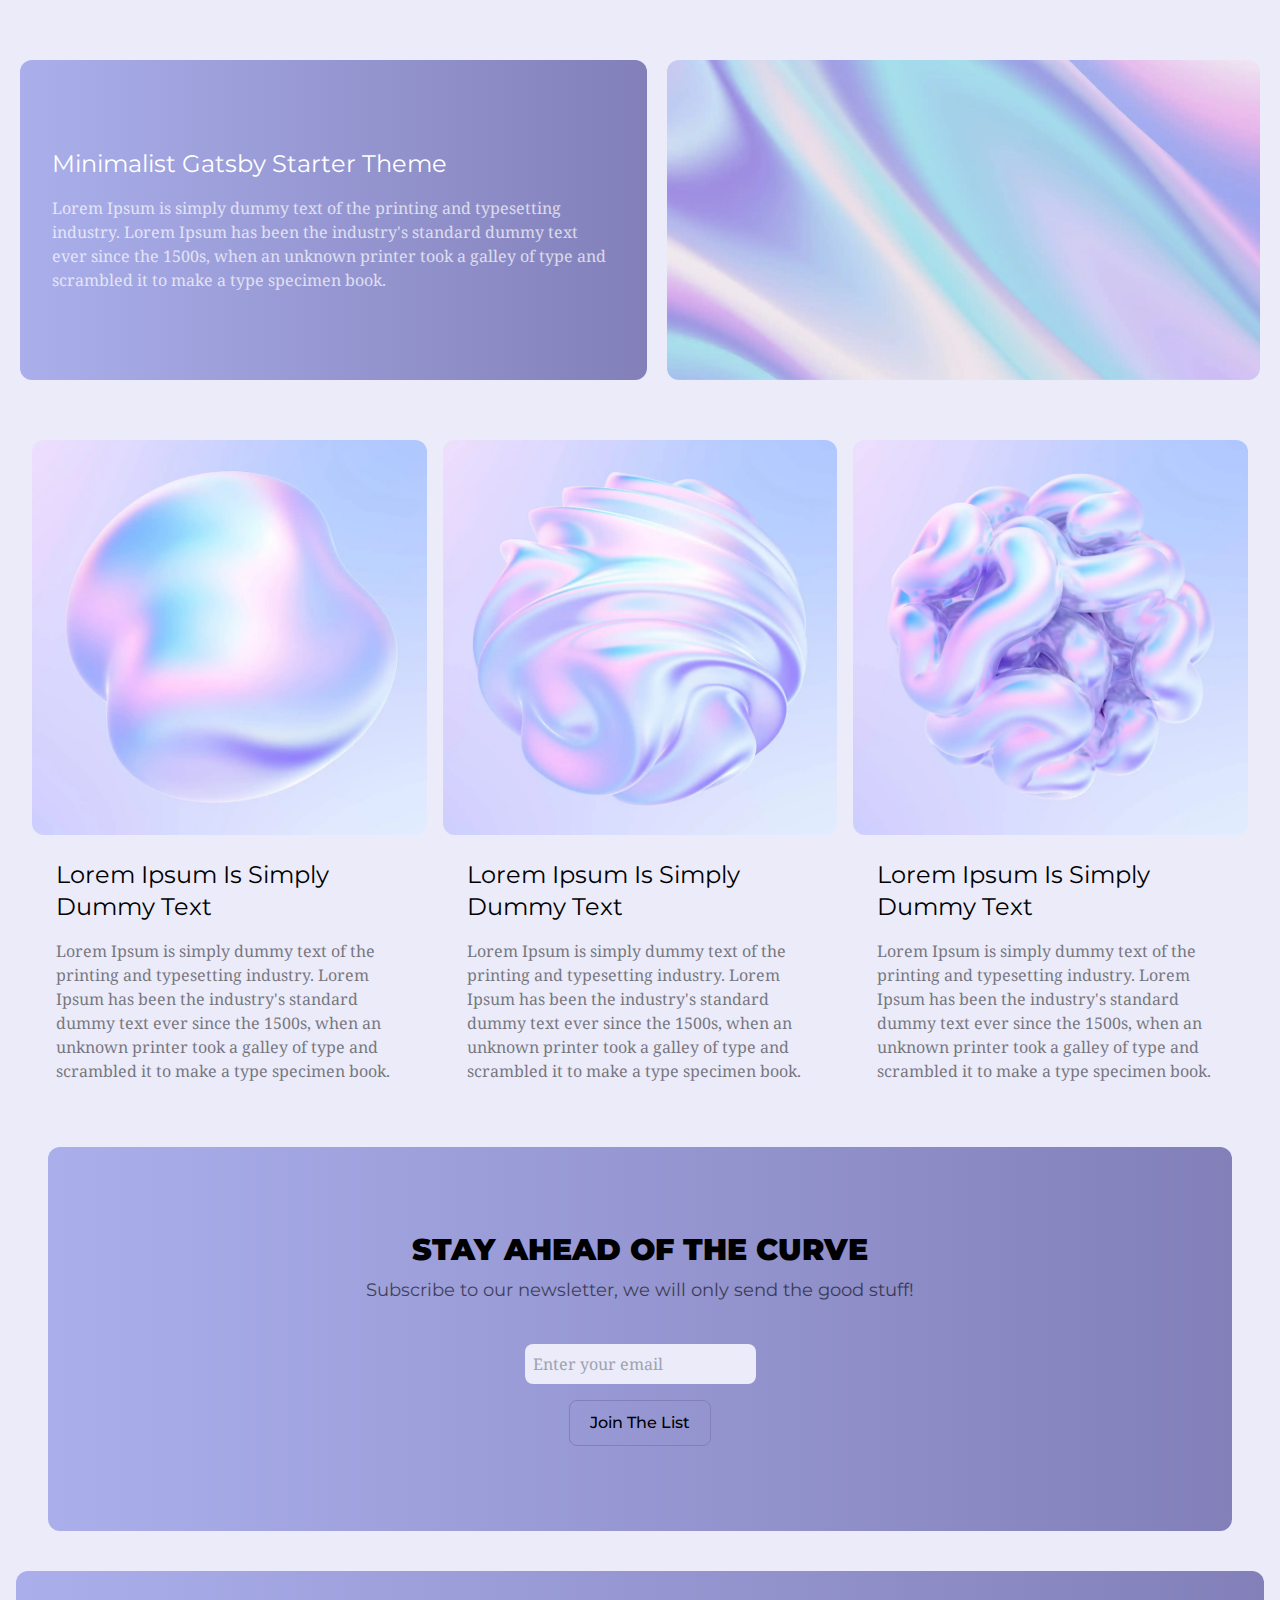
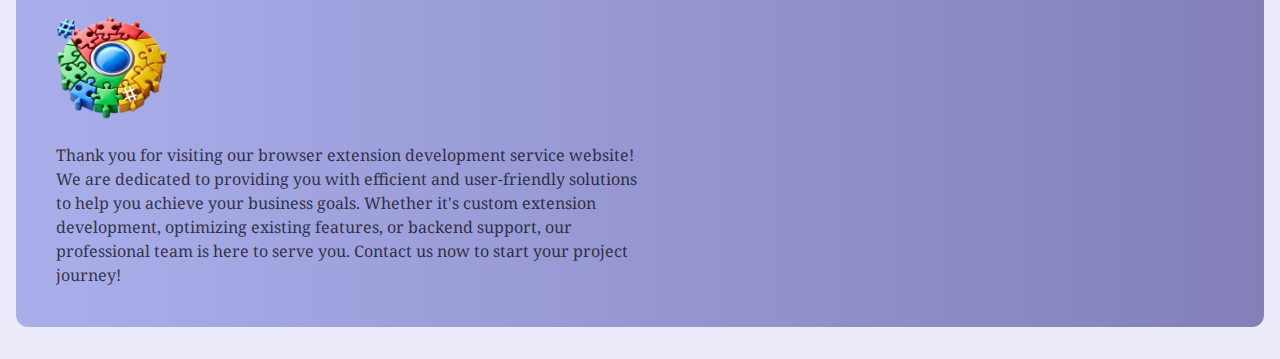
<file: blog/index.html>
<!DOCTYPE html><html><head><meta charSet="utf-8"/><meta http-equiv="x-ua-compatible" content="ie=edge"/><meta name="viewport" content="width=device-width, initial-scale=1, shrink-to-fit=no"/><meta name="generator" content="Gatsby 5.13.7"/><meta name="theme-color" content="#ebebfa"/><style data-href="/styles.a4a2045c1a7287ccf511.css" data-identity="gatsby-global-css">@font-face{font-display:swap;font-family:Montserrat;font-style:normal;font-weight:400;src:url([data-uri]) format("woff2"),url(/static/montserrat-cyrillic-ext-400-normal-183f43730b586802d1a06098c4302abb.woff) format("woff");unicode-range:u+0460-052f,u+1c80-1c88,u+20b4,u+2de0-2dff,u+a640-a69f,u+fe2e-fe2f}@font-face{font-display:swap;font-family:Montserrat;font-style:normal;font-weight:400;src:url([data-uri]) format("woff2"),url(/static/montserrat-cyrillic-400-normal-439a7e91c905d22b35431683ff2554f4.woff) format("woff");unicode-range:u+0301,u+0400-045f,u+0490-0491,u+04b0-04b1,u+2116}@font-face{font-display:swap;font-family:Montserrat;font-style:normal;font-weight:400;src:url([data-uri]) format("woff2"),url([data-uri]) format("woff");unicode-range:u+0102-0103,u+0110-0111,u+0128-0129,u+0168-0169,u+01a0-01a1,u+01af-01b0,u+0300-0301,u+0303-0304,u+0308-0309,u+0323,u+0329,u+1ea0-1ef9,u+20ab}@font-face{font-display:swap;font-family:Montserrat;font-style:normal;font-weight:400;src:url(/static/montserrat-latin-ext-400-normal-83d2d15dd908a3cf998f71b2bfab3902.woff2) format("woff2"),url(/static/montserrat-latin-ext-400-normal-cf42d14e809c6fdc09293d394d19f1d1.woff) format("woff");unicode-range:u+0100-02af,u+0304,u+0308,u+0329,u+1e00-1e9f,u+1ef2-1eff,u+2020,u+20a0-20ab,u+20ad-20c0,u+2113,u+2c60-2c7f,u+a720-a7ff}@font-face{font-display:swap;font-family:Montserrat;font-style:normal;font-weight:400;src:url(/static/montserrat-latin-400-normal-9ef09180105730e3cb92149072fb90b8.woff2) format("woff2"),url(/static/montserrat-latin-400-normal-b48c3d9a8c0a49c1c7b4227697f00c48.woff) format("woff");unicode-range:u+00??,u+0131,u+0152-0153,u+02bb-02bc,u+02c6,u+02da,u+02dc,u+0304,u+0308,u+0329,u+2000-206f,u+2074,u+20ac,u+2122,u+2191,u+2193,u+2212,u+2215,u+feff,u+fffd}@font-face{font-display:swap;font-family:Montserrat;font-style:normal;font-weight:500;src:url([data-uri]) format("woff2"),url(/static/montserrat-cyrillic-ext-500-normal-9b54d68bdb60515ea339939c9de471f4.woff) format("woff");unicode-range:u+0460-052f,u+1c80-1c88,u+20b4,u+2de0-2dff,u+a640-a69f,u+fe2e-fe2f}@font-face{font-display:swap;font-family:Montserrat;font-style:normal;font-weight:500;src:url([data-uri]) format("woff2"),url(/static/montserrat-cyrillic-500-normal-076fea1f1bbdb4c825b8b3206b0256a7.woff) format("woff");unicode-range:u+0301,u+0400-045f,u+0490-0491,u+04b0-04b1,u+2116}@font-face{font-display:swap;font-family:Montserrat;font-style:normal;font-weight:500;src:url([data-uri]) format("woff2"),url([data-uri]) format("woff");unicode-range:u+0102-0103,u+0110-0111,u+0128-0129,u+0168-0169,u+01a0-01a1,u+01af-01b0,u+0300-0301,u+0303-0304,u+0308-0309,u+0323,u+0329,u+1ea0-1ef9,u+20ab}@font-face{font-display:swap;font-family:Montserrat;font-style:normal;font-weight:500;src:url(/static/montserrat-latin-ext-500-normal-53f945131a3b26d593f01b2c5c35d4eb.woff2) format("woff2"),url(/static/montserrat-latin-ext-500-normal-200823d8d6dd7ed946c4c5fae06f02c3.woff) format("woff");unicode-range:u+0100-02af,u+0304,u+0308,u+0329,u+1e00-1e9f,u+1ef2-1eff,u+2020,u+20a0-20ab,u+20ad-20c0,u+2113,u+2c60-2c7f,u+a720-a7ff}@font-face{font-display:swap;font-family:Montserrat;font-style:normal;font-weight:500;src:url(/static/montserrat-latin-500-normal-63b09632586acfb651b601c34e2355c6.woff2) format("woff2"),url(/static/montserrat-latin-500-normal-dc9466031ec251207907d2a101925a59.woff) format("woff");unicode-range:u+00??,u+0131,u+0152-0153,u+02bb-02bc,u+02c6,u+02da,u+02dc,u+0304,u+0308,u+0329,u+2000-206f,u+2074,u+20ac,u+2122,u+2191,u+2193,u+2212,u+2215,u+feff,u+fffd}@font-face{font-display:swap;font-family:Montserrat;font-style:normal;font-weight:600;src:url([data-uri]) format("woff2"),url(/static/montserrat-cyrillic-ext-600-normal-af75954af950433ae8f10cd9eb630370.woff) format("woff");unicode-range:u+0460-052f,u+1c80-1c88,u+20b4,u+2de0-2dff,u+a640-a69f,u+fe2e-fe2f}@font-face{font-display:swap;font-family:Montserrat;font-style:normal;font-weight:600;src:url([data-uri]) format("woff2"),url(/static/montserrat-cyrillic-600-normal-9332165021e9ce9c18d366571415876c.woff) format("woff");unicode-range:u+0301,u+0400-045f,u+0490-0491,u+04b0-04b1,u+2116}@font-face{font-display:swap;font-family:Montserrat;font-style:normal;font-weight:600;src:url([data-uri]) format("woff2"),url([data-uri]) format("woff");unicode-range:u+0102-0103,u+0110-0111,u+0128-0129,u+0168-0169,u+01a0-01a1,u+01af-01b0,u+0300-0301,u+0303-0304,u+0308-0309,u+0323,u+0329,u+1ea0-1ef9,u+20ab}@font-face{font-display:swap;font-family:Montserrat;font-style:normal;font-weight:600;src:url(/static/montserrat-latin-ext-600-normal-94f11761ec625a219b38afceae6900e8.woff2) format("woff2"),url(/static/montserrat-latin-ext-600-normal-3daf67ae480b743f1a18255c560967f5.woff) format("woff");unicode-range:u+0100-02af,u+0304,u+0308,u+0329,u+1e00-1e9f,u+1ef2-1eff,u+2020,u+20a0-20ab,u+20ad-20c0,u+2113,u+2c60-2c7f,u+a720-a7ff}@font-face{font-display:swap;font-family:Montserrat;font-style:normal;font-weight:600;src:url(/static/montserrat-latin-600-normal-4201798fe1a74331c39299f8888aa7cf.woff2) format("woff2"),url(/static/montserrat-latin-600-normal-002a67051dc399981892a5b415503d41.woff) format("woff");unicode-range:u+00??,u+0131,u+0152-0153,u+02bb-02bc,u+02c6,u+02da,u+02dc,u+0304,u+0308,u+0329,u+2000-206f,u+2074,u+20ac,u+2122,u+2191,u+2193,u+2212,u+2215,u+feff,u+fffd}@font-face{font-display:swap;font-family:Montserrat;font-style:normal;font-weight:900;src:url([data-uri]) format("woff2"),url(/static/montserrat-cyrillic-ext-900-normal-a237996823c169bd8910959e735f4a19.woff) format("woff");unicode-range:u+0460-052f,u+1c80-1c88,u+20b4,u+2de0-2dff,u+a640-a69f,u+fe2e-fe2f}@font-face{font-display:swap;font-family:Montserrat;font-style:normal;font-weight:900;src:url([data-uri]) format("woff2"),url(/static/montserrat-cyrillic-900-normal-db7573cff31578b8dde333ae203fb13a.woff) format("woff");unicode-range:u+0301,u+0400-045f,u+0490-0491,u+04b0-04b1,u+2116}@font-face{font-display:swap;font-family:Montserrat;font-style:normal;font-weight:900;src:url([data-uri]) format("woff2"),url([data-uri]) format("woff");unicode-range:u+0102-0103,u+0110-0111,u+0128-0129,u+0168-0169,u+01a0-01a1,u+01af-01b0,u+0300-0301,u+0303-0304,u+0308-0309,u+0323,u+0329,u+1ea0-1ef9,u+20ab}@font-face{font-display:swap;font-family:Montserrat;font-style:normal;font-weight:900;src:url(/static/montserrat-latin-ext-900-normal-d5c49a65f95ded75e434a7bdee149c96.woff2) format("woff2"),url(/static/montserrat-latin-ext-900-normal-46efa391d054283354c0b7d54895681d.woff) format("woff");unicode-range:u+0100-02af,u+0304,u+0308,u+0329,u+1e00-1e9f,u+1ef2-1eff,u+2020,u+20a0-20ab,u+20ad-20c0,u+2113,u+2c60-2c7f,u+a720-a7ff}@font-face{font-display:swap;font-family:Montserrat;font-style:normal;font-weight:900;src:url(/static/montserrat-latin-900-normal-55df880ad9bbd18ed75d2f21d584111c.woff2) format("woff2"),url(/static/montserrat-latin-900-normal-d933ac094a038c3332d07e0f61a8edb2.woff) format("woff");unicode-range:u+00??,u+0131,u+0152-0153,u+02bb-02bc,u+02c6,u+02da,u+02dc,u+0304,u+0308,u+0329,u+2000-206f,u+2074,u+20ac,u+2122,u+2191,u+2193,u+2212,u+2215,u+feff,u+fffd}@font-face{font-display:swap;font-family:"Noto Serif";font-style:normal;font-weight:400;src:url(/static/noto-serif-cyrillic-ext-400-normal-d1faee76ff52ecfdee96ad99b45f9ac7.woff2) format("woff2"),url(/static/noto-serif-cyrillic-ext-400-normal-f0b24ce40bb101735e0738582a9ef662.woff) format("woff");unicode-range:u+0460-052f,u+1c80-1c88,u+20b4,u+2de0-2dff,u+a640-a69f,u+fe2e-fe2f}@font-face{font-display:swap;font-family:"Noto Serif";font-style:normal;font-weight:400;src:url([data-uri]) format("woff2"),url([data-uri]) format("woff");unicode-range:u+0301,u+0400-045f,u+0490-0491,u+04b0-04b1,u+2116}@font-face{font-display:swap;font-family:"Noto Serif";font-style:normal;font-weight:400;src:url([data-uri]) format("woff2"),url([data-uri]) format("woff");unicode-range:u+1f??}@font-face{font-display:swap;font-family:"Noto Serif";font-style:normal;font-weight:400;src:url([data-uri]) format("woff2"),url(/static/noto-serif-greek-400-normal-5324153a4aaa4013ff246ed291d81750.woff) format("woff");unicode-range:u+0370-0377,u+037a-037f,u+0384-038a,u+038c,u+038e-03a1,u+03a3-03ff}@font-face{font-display:swap;font-family:"Noto Serif";font-style:normal;font-weight:400;src:url([data-uri]) format("woff2"),url([data-uri]) format("woff");unicode-range:u+0102-0103,u+0110-0111,u+0128-0129,u+0168-0169,u+01a0-01a1,u+01af-01b0,u+0300-0301,u+0303-0304,u+0308-0309,u+0323,u+0329,u+1ea0-1ef9,u+20ab}@font-face{font-display:swap;font-family:"Noto Serif";font-style:normal;font-weight:400;src:url(/static/noto-serif-latin-ext-400-normal-c780ae630ad44a3307205cc77d3bdf87.woff2) format("woff2"),url(/static/noto-serif-latin-ext-400-normal-bbb1ad699d940f9bf1b9501e209dd940.woff) format("woff");unicode-range:u+0100-02af,u+0304,u+0308,u+0329,u+1e00-1e9f,u+1ef2-1eff,u+2020,u+20a0-20ab,u+20ad-20c0,u+2113,u+2c60-2c7f,u+a720-a7ff}@font-face{font-display:swap;font-family:"Noto Serif";font-style:normal;font-weight:400;src:url(/static/noto-serif-latin-400-normal-bb7fbecd462918c6fe9dc86b3cde68da.woff2) format("woff2"),url(/static/noto-serif-latin-400-normal-99fd16fff583ca5c580239d0ea1817cd.woff) format("woff");unicode-range:u+00??,u+0131,u+0152-0153,u+02bb-02bc,u+02c6,u+02da,u+02dc,u+0304,u+0308,u+0329,u+2000-206f,u+2074,u+20ac,u+2122,u+2191,u+2193,u+2212,u+2215,u+feff,u+fffd}*,:after,:before{--tw-border-spacing-x:0;--tw-border-spacing-y:0;--tw-translate-x:0;--tw-translate-y:0;--tw-rotate:0;--tw-skew-x:0;--tw-skew-y:0;--tw-scale-x:1;--tw-scale-y:1;--tw-pan-x: ;--tw-pan-y: ;--tw-pinch-zoom: ;--tw-scroll-snap-strictness:proximity;--tw-gradient-from-position: ;--tw-gradient-via-position: ;--tw-gradient-to-position: ;--tw-ordinal: ;--tw-slashed-zero: ;--tw-numeric-figure: ;--tw-numeric-spacing: ;--tw-numeric-fraction: ;--tw-ring-inset: ;--tw-ring-offset-width:0px;--tw-ring-offset-color:#fff;--tw-ring-color:rgba(59,130,246,.5);--tw-ring-offset-shadow:0 0 #0000;--tw-ring-shadow:0 0 #0000;--tw-shadow:0 0 #0000;--tw-shadow-colored:0 0 #0000;--tw-blur: ;--tw-brightness: ;--tw-contrast: ;--tw-grayscale: ;--tw-hue-rotate: ;--tw-invert: ;--tw-saturate: ;--tw-sepia: ;--tw-drop-shadow: ;--tw-backdrop-blur: ;--tw-backdrop-brightness: ;--tw-backdrop-contrast: ;--tw-backdrop-grayscale: ;--tw-backdrop-hue-rotate: ;--tw-backdrop-invert: ;--tw-backdrop-opacity: ;--tw-backdrop-saturate: ;--tw-backdrop-sepia: ;--tw-contain-size: ;--tw-contain-layout: ;--tw-contain-paint: ;--tw-contain-style: }::backdrop{--tw-border-spacing-x:0;--tw-border-spacing-y:0;--tw-translate-x:0;--tw-translate-y:0;--tw-rotate:0;--tw-skew-x:0;--tw-skew-y:0;--tw-scale-x:1;--tw-scale-y:1;--tw-pan-x: ;--tw-pan-y: ;--tw-pinch-zoom: ;--tw-scroll-snap-strictness:proximity;--tw-gradient-from-position: ;--tw-gradient-via-position: ;--tw-gradient-to-position: ;--tw-ordinal: ;--tw-slashed-zero: ;--tw-numeric-figure: ;--tw-numeric-spacing: ;--tw-numeric-fraction: ;--tw-ring-inset: ;--tw-ring-offset-width:0px;--tw-ring-offset-color:#fff;--tw-ring-color:rgba(59,130,246,.5);--tw-ring-offset-shadow:0 0 #0000;--tw-ring-shadow:0 0 #0000;--tw-shadow:0 0 #0000;--tw-shadow-colored:0 0 #0000;--tw-blur: ;--tw-brightness: ;--tw-contrast: ;--tw-grayscale: ;--tw-hue-rotate: ;--tw-invert: ;--tw-saturate: ;--tw-sepia: ;--tw-drop-shadow: ;--tw-backdrop-blur: ;--tw-backdrop-brightness: ;--tw-backdrop-contrast: ;--tw-backdrop-grayscale: ;--tw-backdrop-hue-rotate: ;--tw-backdrop-invert: ;--tw-backdrop-opacity: ;--tw-backdrop-saturate: ;--tw-backdrop-sepia: ;--tw-contain-size: ;--tw-contain-layout: ;--tw-contain-paint: ;--tw-contain-style: }/*
! tailwindcss v3.4.13 | MIT License | https://tailwindcss.com
*/*,:after,:before{border:0 solid #e5e7eb;box-sizing:border-box}:after,:before{--tw-content:""}:host,html{-webkit-text-size-adjust:100%;font-feature-settings:normal;-webkit-tap-highlight-color:transparent;font-family:ui-sans-serif,system-ui,sans-serif,Apple Color Emoji,Segoe UI Emoji,Segoe UI Symbol,Noto Color Emoji;font-variation-settings:normal;line-height:1.5;-moz-tab-size:4;-o-tab-size:4;tab-size:4}body{line-height:inherit;margin:0}hr{border-top-width:1px;color:inherit;height:0}abbr:where([title]){-webkit-text-decoration:underline dotted;text-decoration:underline dotted}h1,h2,h3,h4,h5,h6{font-size:inherit;font-weight:inherit}a{color:inherit;text-decoration:inherit}b,strong{font-weight:bolder}code,kbd,pre,samp{font-feature-settings:normal;font-family:ui-monospace,SFMono-Regular,Menlo,Monaco,Consolas,Liberation Mono,Courier New,monospace;font-size:1em;font-variation-settings:normal}small{font-size:80%}sub,sup{font-size:75%;line-height:0;position:relative;vertical-align:baseline}sub{bottom:-.25em}sup{top:-.5em}table{border-collapse:collapse;border-color:inherit;text-indent:0}button,input,optgroup,select,textarea{font-feature-settings:inherit;color:inherit;font-family:inherit;font-size:100%;font-variation-settings:inherit;font-weight:inherit;letter-spacing:inherit;line-height:inherit;margin:0;padding:0}button,select{text-transform:none}button,input:where([type=button]),input:where([type=reset]),input:where([type=submit]){-webkit-appearance:button;background-color:transparent;background-image:none}:-moz-focusring{outline:auto}:-moz-ui-invalid{box-shadow:none}progress{vertical-align:baseline}::-webkit-inner-spin-button,::-webkit-outer-spin-button{height:auto}[type=search]{-webkit-appearance:textfield;outline-offset:-2px}::-webkit-search-decoration{-webkit-appearance:none}::-webkit-file-upload-button{-webkit-appearance:button;font:inherit}summary{display:list-item}blockquote,dd,dl,figure,h1,h2,h3,h4,h5,h6,hr,p,pre{margin:0}fieldset{margin:0}fieldset,legend{padding:0}menu,ol,ul{list-style:none;margin:0;padding:0}dialog{padding:0}textarea{resize:vertical}input::-moz-placeholder,textarea::-moz-placeholder{color:#9ca3af;opacity:1}input::placeholder,textarea::placeholder{color:#9ca3af;opacity:1}[role=button],button{cursor:pointer}:disabled{cursor:default}audio,canvas,embed,iframe,img,object,svg,video{display:block;vertical-align:middle}img,video{height:auto;max-width:100%}[hidden]{display:none}a{color:#fff}body{background-color:#ebebfa}.pointer-events-none{pointer-events:none}.absolute{position:absolute}.relative{position:relative}.inset-0{inset:0}.m-4{margin:1rem}.m-5{margin:1.25rem}.m-6{margin:1.5rem}.mx-auto{margin-left:auto;margin-right:auto}.my-10{margin-bottom:2.5rem;margin-top:2.5rem}.my-20{margin-bottom:5rem;margin-top:5rem}.my-4{margin-bottom:1rem;margin-top:1rem}.my-5{margin-bottom:1.25rem;margin-top:1.25rem}.-mr-2{margin-right:-.5rem}.mb-12{margin-bottom:3rem}.mb-14{margin-bottom:3.5rem}.mb-2{margin-bottom:.5rem}.mb-3{margin-bottom:.75rem}.mb-4{margin-bottom:1rem}.mb-5{margin-bottom:1.25rem}.mb-6{margin-bottom:1.5rem}.mb-8{margin-bottom:2rem}.ml-10{margin-left:2.5rem}.ml-2{margin-left:.5rem}.ml-4{margin-left:1rem}.mr-5{margin-right:1.25rem}.ms-2{margin-inline-start:.5rem}.mt-10{margin-top:2.5rem}.mt-14{margin-top:3.5rem}.mt-2{margin-top:.5rem}.mt-20{margin-top:5rem}.mt-3{margin-top:.75rem}.mt-4{margin-top:1rem}.mt-5{margin-top:1.25rem}.inline-block{display:inline-block}.flex{display:flex}.inline-flex{display:inline-flex}.grid{display:grid}.hidden{display:none}.h-16{height:4rem}.h-3\.5{height:.875rem}.h-48{height:12rem}.h-72{height:18rem}.h-8{height:2rem}.h-96{height:24rem}.h-auto{height:auto}.h-full{height:100%}.max-h-28{max-height:7rem}.max-h-80{max-height:20rem}.max-h-96{max-height:24rem}.w-1\/2{width:50%}.w-1\/3{width:33.333333%}.w-1\/4{width:25%}.w-11\/12{width:91.666667%}.w-2\/4{width:50%}.w-3\.5{width:.875rem}.w-3\/4{width:75%}.w-8{width:2rem}.w-auto{width:auto}.w-full{width:100%}.w-screen{width:100vw}.max-w-2xl{max-width:42rem}.max-w-7xl{max-width:80rem}.max-w-screen-xl{max-width:1280px}.max-w-xs{max-width:20rem}.flex-1{flex:1 1 0%}.flex-shrink-0,.shrink-0{flex-shrink:0}.grow{flex-grow:1}.grow-0{flex-grow:0}.basis-auto{flex-basis:auto}.appearance-none{-webkit-appearance:none;-moz-appearance:none;appearance:none}.columns-1{-moz-columns:1;column-count:1}.grid-cols-2{grid-template-columns:repeat(2,minmax(0,1fr))}.grid-cols-3{grid-template-columns:repeat(3,minmax(0,1fr))}.flex-row{flex-direction:row}.flex-col{flex-direction:column}.flex-col-reverse{flex-direction:column-reverse}.flex-wrap{flex-wrap:wrap}.content-center{align-content:center}.items-start{align-items:flex-start}.items-end{align-items:flex-end}.items-center{align-items:center}.justify-end{justify-content:flex-end}.justify-center{justify-content:center}.justify-between{justify-content:space-between}.justify-items-center{justify-items:center}.gap-10{gap:2.5rem}.gap-16{gap:4rem}.gap-4{gap:1rem}.gap-5{gap:1.25rem}.gap-8{gap:2rem}.space-x-4>:not([hidden])~:not([hidden]){--tw-space-x-reverse:0;margin-left:calc(1rem*(1 - var(--tw-space-x-reverse)));margin-right:calc(1rem*var(--tw-space-x-reverse))}.space-y-1>:not([hidden])~:not([hidden]){--tw-space-y-reverse:0;margin-bottom:calc(.25rem*var(--tw-space-y-reverse));margin-top:calc(.25rem*(1 - var(--tw-space-y-reverse)))}.overflow-hidden{overflow:hidden}.rounded-lg{border-radius:.5rem}.rounded-md{border-radius:.375rem}.rounded-xl{border-radius:.75rem}.border{border-width:1px}.border-black{--tw-border-opacity:1;border-color:rgb(0 0 0/var(--tw-border-opacity))}.border-gray-200{--tw-border-opacity:1;border-color:rgb(229 231 235/var(--tw-border-opacity))}.border-purple{--tw-border-opacity:1;border-color:rgb(130 127 185/var(--tw-border-opacity))}.border-transparent{border-color:transparent}.bg-bg{background-color:#ebebfa}.bg-dp{--tw-bg-opacity:1;background-color:rgb(82 80 116/var(--tw-bg-opacity))}.bg-gray-100{--tw-bg-opacity:1;background-color:rgb(243 244 246/var(--tw-bg-opacity))}.bg-purple{--tw-bg-opacity:1;background-color:rgb(130 127 185/var(--tw-bg-opacity))}.bg-transparent{background-color:transparent}.bg-white{--tw-bg-opacity:1;background-color:rgb(255 255 255/var(--tw-bg-opacity))}.bg-white\/30{background-color:hsla(0,0%,100%,.3)}.bg-opacity-20{--tw-bg-opacity:0.2}.bg-\[url\(\'\.\.\/images\/holographic-background\.webp\'\)\]{background-image:url(/static/holographic-background-da2aab476360dd90bfca4860baf759c4.webp)}.bg-gradient-to-r{background-image:linear-gradient(to right,var(--tw-gradient-stops))}.bg-gradient-to-t{background-image:linear-gradient(to top,var(--tw-gradient-stops))}.from-gray-800{--tw-gradient-from:#1f2937 var(--tw-gradient-from-position);--tw-gradient-to:rgba(31,41,55,0) var(--tw-gradient-to-position);--tw-gradient-stops:var(--tw-gradient-from),var(--tw-gradient-to)}.from-pink{--tw-gradient-from:#aaafeb var(--tw-gradient-from-position);--tw-gradient-to:rgba(170,175,235,0) var(--tw-gradient-to-position);--tw-gradient-stops:var(--tw-gradient-from),var(--tw-gradient-to)}.via-transparent{--tw-gradient-to:transparent var(--tw-gradient-to-position);--tw-gradient-stops:var(--tw-gradient-from),transparent var(--tw-gradient-via-position),var(--tw-gradient-to)}.to-purple{--tw-gradient-to:#827fb9 var(--tw-gradient-to-position)}.to-transparent{--tw-gradient-to:transparent var(--tw-gradient-to-position)}.object-cover{-o-object-fit:cover;object-fit:cover}.object-center{-o-object-position:center;object-position:center}.p-10{padding:2.5rem}.p-12{padding:3rem}.p-2{padding:.5rem}.p-4{padding:1rem}.p-5{padding:1.25rem}.p-8{padding:2rem}.px-2{padding-left:.5rem;padding-right:.5rem}.px-3{padding-left:.75rem;padding-right:.75rem}.px-4{padding-left:1rem;padding-right:1rem}.px-5{padding-left:1.25rem;padding-right:1.25rem}.px-6{padding-left:1.5rem;padding-right:1.5rem}.px-8{padding-left:2rem;padding-right:2rem}.py-2{padding-bottom:.5rem;padding-top:.5rem}.py-2\.5{padding-bottom:.625rem;padding-top:.625rem}.py-3{padding-bottom:.75rem;padding-top:.75rem}.py-5{padding-bottom:1.25rem;padding-top:1.25rem}.pb-16{padding-bottom:4rem}.pl-4{padding-left:1rem}.pt-2{padding-top:.5rem}.pt-6{padding-top:1.5rem}.pt-8{padding-top:2rem}.text-center{text-align:center}.align-middle{vertical-align:middle}.font-montserrat{font-family:Montserrat,sans-serif}.font-notoserif{font-family:Noto Serif,sans-serif}.text-2xl{font-size:1.5rem;line-height:2rem}.text-3xl{font-size:1.875rem;line-height:2.25rem}.text-4xl{font-size:2.25rem;line-height:2.5rem}.text-5xl{font-size:3rem;line-height:1}.text-6xl{font-size:3.75rem;line-height:1}.text-base{font-size:1rem;line-height:1.5rem}.text-lg{font-size:1.125rem;line-height:1.75rem}.text-sm{font-size:.875rem;line-height:1.25rem}.text-xl{font-size:1.25rem;line-height:1.75rem}.text-xs{font-size:.75rem;line-height:1rem}.font-bold{font-weight:700}.font-extrabold{font-weight:800}.font-medium{font-weight:500}.font-normal{font-weight:400}.font-semibold{font-weight:600}.leading-snug{line-height:1.375}.leading-tight{line-height:1.25}.text-\[\#000000\],.text-black{--tw-text-opacity:1;color:rgb(0 0 0/var(--tw-text-opacity))}.text-gray-500{--tw-text-opacity:1;color:rgb(107 114 128/var(--tw-text-opacity))}.text-gray-800{--tw-text-opacity:1;color:rgb(31 41 55/var(--tw-text-opacity))}.text-gray-900{--tw-text-opacity:1;color:rgb(17 24 39/var(--tw-text-opacity))}.text-white{--tw-text-opacity:1;color:rgb(255 255 255/var(--tw-text-opacity))}.underline{text-decoration-line:underline}.decoration-pink{text-decoration-color:#aaafeb}.opacity-50{opacity:.5}.opacity-60{opacity:.6}.opacity-70{opacity:.7}.filter{filter:var(--tw-blur) var(--tw-brightness) var(--tw-contrast) var(--tw-grayscale) var(--tw-hue-rotate) var(--tw-invert) var(--tw-saturate) var(--tw-sepia) var(--tw-drop-shadow)}.backdrop-blur-sm{--tw-backdrop-blur:blur(4px);-webkit-backdrop-filter:var(--tw-backdrop-blur) var(--tw-backdrop-brightness) var(--tw-backdrop-contrast) var(--tw-backdrop-grayscale) var(--tw-backdrop-hue-rotate) var(--tw-backdrop-invert) var(--tw-backdrop-opacity) var(--tw-backdrop-saturate) var(--tw-backdrop-sepia);backdrop-filter:var(--tw-backdrop-blur) var(--tw-backdrop-brightness) var(--tw-backdrop-contrast) var(--tw-backdrop-grayscale) var(--tw-backdrop-hue-rotate) var(--tw-backdrop-invert) var(--tw-backdrop-opacity) var(--tw-backdrop-saturate) var(--tw-backdrop-sepia)}.transition{transition-duration:.15s;transition-property:color,background-color,border-color,text-decoration-color,fill,stroke,opacity,box-shadow,transform,filter,-webkit-backdrop-filter;transition-property:color,background-color,border-color,text-decoration-color,fill,stroke,opacity,box-shadow,transform,filter,backdrop-filter;transition-property:color,background-color,border-color,text-decoration-color,fill,stroke,opacity,box-shadow,transform,filter,backdrop-filter,-webkit-backdrop-filter;transition-timing-function:cubic-bezier(.4,0,.2,1)}.transition-all{transition-duration:.15s;transition-property:all;transition-timing-function:cubic-bezier(.4,0,.2,1)}.duration-1000{transition-duration:1s}.duration-200{transition-duration:.2s}.ease-in-out{transition-timing-function:cubic-bezier(.4,0,.2,1)}.text-gradient{-webkit-text-fill-color:transparent;-webkit-background-clip:text;background-clip:text}input,p,textarea{font-family:"Noto Serif",sans-serif;font-size:1rem!important;line-height:1.5rem!important}a,h1,h2,h3,h4,h5,h6,span{font-family:Montserrat,sans-serif}a{font-size:1rem!important}body,html{overflow-x:hidden}.pb-3{align-items:center;display:flex;flex-direction:column;padding-bottom:.75rem}.footer.max-w-7xl.mx-auto.p-20.mt-10.rounded-xl{background:linear-gradient(90deg,#796a99,#554970)}.md\:hidden{background-color:#ebebfa;border-radius:0 0 10px 10px}.w-3\.5{padding-left:5px}.\34 04-p{align-items:center;display:flex;flex-direction:column;padding:40px 0}.after\:absolute:after{content:var(--tw-content);position:absolute}.after\:bottom-0:after{bottom:0;content:var(--tw-content)}.after\:left-0:after{content:var(--tw-content);left:0}.after\:h-0\.5:after{content:var(--tw-content);height:.125rem}.after\:w-0:after{content:var(--tw-content);width:0}.after\:rounded:after{border-radius:.25rem;content:var(--tw-content)}.after\:bg-purple:after{--tw-bg-opacity:1;background-color:rgb(130 127 185/var(--tw-bg-opacity));content:var(--tw-content)}.after\:transition-all:after{content:var(--tw-content);transition-duration:.15s;transition-property:all;transition-timing-function:cubic-bezier(.4,0,.2,1)}.after\:duration-300:after{content:var(--tw-content);transition-duration:.3s}.hover\:bg-purple:hover{--tw-bg-opacity:1;background-color:rgb(130 127 185/var(--tw-bg-opacity))}.hover\:bg-transparent:hover{background-color:transparent}.hover\:text-black:hover{--tw-text-opacity:1;color:rgb(0 0 0/var(--tw-text-opacity))}.hover\:text-purple:hover{--tw-text-opacity:1;color:rgb(130 127 185/var(--tw-text-opacity))}.hover\:text-white:hover{--tw-text-opacity:1;color:rgb(255 255 255/var(--tw-text-opacity))}.hover\:opacity-100:hover{opacity:1}.hover\:ease-in-out:hover{transition-timing-function:cubic-bezier(.4,0,.2,1)}.hover\:after\:w-full:hover:after{content:var(--tw-content);width:100%}.focus\:border-transparent:focus{border-color:transparent}.focus\:outline-none:focus{outline:2px solid transparent;outline-offset:2px}.focus\:ring-2:focus{--tw-ring-offset-shadow:var(--tw-ring-inset) 0 0 0 var(--tw-ring-offset-width) var(--tw-ring-offset-color);--tw-ring-shadow:var(--tw-ring-inset) 0 0 0 calc(2px + var(--tw-ring-offset-width)) var(--tw-ring-color);box-shadow:var(--tw-ring-offset-shadow),var(--tw-ring-shadow),var(--tw-shadow,0 0 #0000)}.focus\:ring-purple:focus{--tw-ring-opacity:1;--tw-ring-color:rgb(130 127 185/var(--tw-ring-opacity))}.group:hover .group-hover\:scale-110{--tw-scale-x:1.1;--tw-scale-y:1.1;transform:translate(var(--tw-translate-x),var(--tw-translate-y)) rotate(var(--tw-rotate)) skewX(var(--tw-skew-x)) skewY(var(--tw-skew-y)) scaleX(var(--tw-scale-x)) scaleY(var(--tw-scale-y))}@media (min-width:320px){.xxs\:mx-4{margin-left:1rem;margin-right:1rem}.xxs\:mb-4{margin-bottom:1rem}.xxs\:mb-5{margin-bottom:1.25rem}.xxs\:ml-0{margin-left:0}.xxs\:mr-0{margin-right:0}.xxs\:mt-2{margin-top:.5rem}.xxs\:mt-5{margin-top:1.25rem}.xxs\:hidden{display:none}.xxs\:h-96{height:24rem}.xxs\:w-full{width:100%}.xxs\:grid-cols-1{grid-template-columns:repeat(1,minmax(0,1fr))}.xxs\:flex-col{flex-direction:column}.xxs\:flex-col-reverse{flex-direction:column-reverse}.xxs\:rounded-xl{border-radius:.75rem}.xxs\:bg-dp{--tw-bg-opacity:1;background-color:rgb(82 80 116/var(--tw-bg-opacity))}.xxs\:p-5{padding:1.25rem}.xxs\:text-2xl{font-size:1.5rem;line-height:2rem}.xxs\:text-lg{font-size:1.125rem;line-height:1.75rem}.xxs\:text-sm{font-size:.875rem;line-height:1.25rem}.xxs\:text-xs{font-size:.75rem;line-height:1rem}.xxs\:font-normal{font-weight:400}}@media (min-width:425px){.xs\:mb-4{margin-bottom:1rem}.xs\:h-96{height:24rem}.xs\:w-full{width:100%}.xs\:flex-col{flex-direction:column}.xs\:flex-col-reverse{flex-direction:column-reverse}.xs\:rounded-xl{border-radius:.75rem}.xs\:bg-dp{--tw-bg-opacity:1;background-color:rgb(82 80 116/var(--tw-bg-opacity))}.xs\:text-3xl{font-size:1.875rem;line-height:2.25rem}.xs\:text-lg{font-size:1.125rem;line-height:1.75rem}.xs\:text-xl{font-size:1.25rem;line-height:1.75rem}.xs\:text-xs{font-size:.75rem;line-height:1rem}}@media (min-width:640px){.sm\:mx-auto{margin-left:auto;margin-right:auto}.sm\:mb-4{margin-bottom:1rem}.sm\:ml-3{margin-left:.75rem}.sm\:ml-5{margin-left:1.25rem}.sm\:mr-5{margin-right:1.25rem}.sm\:mt-0{margin-top:0}.sm\:mt-12{margin-top:3rem}.sm\:mt-5{margin-top:1.25rem}.sm\:mt-8{margin-top:2rem}.sm\:block{display:block}.sm\:flex{display:flex}.sm\:hidden{display:none}.sm\:h-96{height:24rem}.sm\:w-1\/3{width:33.333333%}.sm\:w-3\/4{width:75%}.sm\:w-4\/6{width:66.666667%}.sm\:w-full{width:100%}.sm\:max-w-xl{max-width:36rem}.sm\:columns-2{-moz-columns:2;column-count:2}.sm\:grid-cols-2{grid-template-columns:repeat(2,minmax(0,1fr))}.sm\:grid-cols-3{grid-template-columns:repeat(3,minmax(0,1fr))}.sm\:flex-row{flex-direction:row}.sm\:justify-start{justify-content:flex-start}.sm\:justify-center{justify-content:center}.sm\:gap-8{gap:2rem}.sm\:px-3{padding-left:.75rem;padding-right:.75rem}.sm\:px-6{padding-left:1.5rem;padding-right:1.5rem}.sm\:text-2xl{font-size:1.5rem;line-height:2rem}.sm\:text-3xl{font-size:1.875rem;line-height:2.25rem}.sm\:text-5xl{font-size:3rem;line-height:1}.sm\:text-lg{font-size:1.125rem;line-height:1.75rem}.sm\:text-sm{font-size:.875rem;line-height:1.25rem}.sm\:text-xl{font-size:1.25rem;line-height:1.75rem}.sm\:text-xs{font-size:.75rem;line-height:1rem}}@media (min-width:920px){.md\:col-span-2{grid-column:span 2/span 2}.md\:ml-5{margin-left:1.25rem}.md\:mt-16{margin-top:4rem}.md\:mt-5{margin-top:1.25rem}.md\:block{display:block}.md\:hidden{display:none}.md\:h-80{height:20rem}.md\:w-6\/12{width:50%}.md\:columns-3{-moz-columns:3;column-count:3}.md\:grid-cols-2{grid-template-columns:repeat(2,minmax(0,1fr))}.md\:gap-6{gap:1.5rem}.md\:p-12{padding:3rem}.md\:px-10{padding-left:2.5rem;padding-right:2.5rem}.md\:px-3{padding-left:.75rem;padding-right:.75rem}.md\:py-3{padding-bottom:.75rem;padding-top:.75rem}.md\:text-lg{font-size:1.125rem;line-height:1.75rem}.md\:text-sm{font-size:.875rem;line-height:1.25rem}.md\:text-xl{font-size:1.25rem;line-height:1.75rem}}@media (min-width:1024px){.lg\:inset-y-0{bottom:0;top:0}.lg\:right-0{right:0}.lg\:m-5{margin:1.25rem}.lg\:mx-0{margin-left:0;margin-right:0}.lg\:mb-2{margin-bottom:.5rem}.lg\:mb-6{margin-bottom:1.5rem}.lg\:mb-8{margin-bottom:2rem}.lg\:mt-20{margin-top:5rem}.lg\:block{display:block}.lg\:flex{display:flex}.lg\:w-1\/2{width:50%}.lg\:w-1\/3{width:33.333333%}.lg\:w-full{width:100%}.lg\:columns-4{-moz-columns:4;column-count:4}.lg\:grid-cols-2{grid-template-columns:repeat(2,minmax(0,1fr))}.lg\:grid-cols-3{grid-template-columns:repeat(3,minmax(0,1fr))}.lg\:flex-row{flex-direction:row}.lg\:justify-start{justify-content:flex-start}.lg\:justify-end{justify-content:flex-end}.lg\:rounded-xl{border-radius:.75rem}.lg\:bg-dp{--tw-bg-opacity:1;background-color:rgb(82 80 116/var(--tw-bg-opacity))}.lg\:p-10{padding:2.5rem}.lg\:p-12{padding:3rem}.lg\:px-0{padding-left:0;padding-right:0}.lg\:px-3{padding-left:.75rem;padding-right:.75rem}.lg\:px-6{padding-left:1.5rem;padding-right:1.5rem}.lg\:pb-24{padding-bottom:6rem}.lg\:pt-16{padding-top:4rem}.lg\:pt-8{padding-top:2rem}.lg\:text-left{text-align:left}.lg\:text-4xl{font-size:2.25rem;line-height:2.5rem}.lg\:text-6xl{font-size:3.75rem;line-height:1}.lg\:text-lg{font-size:1.125rem;line-height:1.75rem}}@media (min-width:1280px){.xl\:mt-28{margin-top:7rem}.xl\:gap-8{gap:2rem}}.rtl\:rotate-180:where([dir=rtl],[dir=rtl] *){--tw-rotate:180deg;transform:translate(var(--tw-translate-x),var(--tw-translate-y)) rotate(var(--tw-rotate)) skewX(var(--tw-skew-x)) skewY(var(--tw-skew-y)) scaleX(var(--tw-scale-x)) scaleY(var(--tw-scale-y))}@media (prefers-color-scheme:dark){.dark\:text-black{--tw-text-opacity:1;color:rgb(0 0 0/var(--tw-text-opacity))}.dark\:text-gray-400{--tw-text-opacity:1;color:rgb(156 163 175/var(--tw-text-opacity))}.dark\:text-white{--tw-text-opacity:1;color:rgb(255 255 255/var(--tw-text-opacity))}}.\[\&\>img\:not\(\:first-child\)\]\:mt-8>img:not(:first-child){margin-top:2rem}</style><style>.gatsby-image-wrapper{position:relative;overflow:hidden}.gatsby-image-wrapper picture.object-fit-polyfill{position:static!important}.gatsby-image-wrapper img{bottom:0;height:100%;left:0;margin:0;max-width:none;padding:0;position:absolute;right:0;top:0;width:100%;object-fit:cover}.gatsby-image-wrapper [data-main-image]{opacity:0;transform:translateZ(0);transition:opacity .25s linear;will-change:opacity}.gatsby-image-wrapper-constrained{display:inline-block;vertical-align:top}</style><noscript><style>.gatsby-image-wrapper noscript [data-main-image]{opacity:1!important}.gatsby-image-wrapper [data-placeholder-image]{opacity:0!important}</style></noscript><script type="module">const e="undefined"!=typeof HTMLImageElement&&"loading"in HTMLImageElement.prototype;e&&document.body.addEventListener("load",(function(e){const t=e.target;if(void 0===t.dataset.mainImage)return;if(void 0===t.dataset.gatsbyImageSsr)return;let a=null,n=t;for(;null===a&&n;)void 0!==n.parentNode.dataset.gatsbyImageWrapper&&(a=n.parentNode),n=n.parentNode;const o=a.querySelector("[data-placeholder-image]"),r=new Image;r.src=t.currentSrc,r.decode().catch((()=>{})).then((()=>{t.style.opacity=1,o&&(o.style.opacity=0,o.style.transition="opacity 500ms linear")}))}),!0);</script><link rel="icon" href="/favicon-32x32.png?v=5bd82dd8ee86d77f76b84d32c6f15964" type="image/png"/><link rel="manifest" href="/manifest.webmanifest" crossorigin="anonymous"/><link rel="apple-touch-icon" sizes="48x48" href="/icons/icon-48x48.png?v=5bd82dd8ee86d77f76b84d32c6f15964"/><link rel="apple-touch-icon" sizes="72x72" href="/icons/icon-72x72.png?v=5bd82dd8ee86d77f76b84d32c6f15964"/><link rel="apple-touch-icon" sizes="96x96" href="/icons/icon-96x96.png?v=5bd82dd8ee86d77f76b84d32c6f15964"/><link rel="apple-touch-icon" sizes="144x144" href="/icons/icon-144x144.png?v=5bd82dd8ee86d77f76b84d32c6f15964"/><link rel="apple-touch-icon" sizes="192x192" href="/icons/icon-192x192.png?v=5bd82dd8ee86d77f76b84d32c6f15964"/><link rel="apple-touch-icon" sizes="256x256" href="/icons/icon-256x256.png?v=5bd82dd8ee86d77f76b84d32c6f15964"/><link rel="apple-touch-icon" sizes="384x384" href="/icons/icon-384x384.png?v=5bd82dd8ee86d77f76b84d32c6f15964"/><link rel="apple-touch-icon" sizes="512x512" href="/icons/icon-512x512.png?v=5bd82dd8ee86d77f76b84d32c6f15964"/><link rel="sitemap" type="application/xml" href="/sitemap-index.xml"/></head><body><div id="___gatsby"><div style="outline:none" tabindex="-1" id="gatsby-focus-wrapper"><div><div class="max-w-7xl xxs:mx-4 sm:mx-auto mt-10"><div class="react-reveal flex flex-row justify-space xxs:flex-col-reverse xs:flex-col-reverse sm:flex-row mb-5"><div class="max-h-80 w-11/12 xxs:ml-0 xxs:mr-0 sm:ml-5 sm:mr-5 xxs:mt-5 xxs:mb-5 flex flex-col justify-center bg-gradient-to-r from-pink to-purple p-8 rounded-xl lg:m-5 xxs:w-full xs:w-full sm:w-full lg:w-full"><a style="text-decoration:none" href="/blog/gatsby-starter-theme/"><h1 class="text-white text-2xl font-simibold">Minimalist Gatsby Starter Theme</h1></a><p class="text-lg mt-4 text-white opacity-70 xxs:text-sm sm:text-lg">Lorem Ipsum is simply dummy text of the printing and typesetting industry. Lorem Ipsum has been the industry&#x27;s standard dummy text ever since the 1500s, when an unknown printer took a galley of type and scrambled it to make a type specimen book.</p></div><div data-gatsby-image-wrapper="" class="my-5 mr-5 xxs:w-full xs:w-full sm:w-full lg:w-full"><div class="overflow-hidden  rounded-xl xxs:w-full"><a style="text-decoration:none;color:black" href="/blog/gatsby-starter-theme/"><div class="max-h-80 w-auto h-full object-cover flex justify-center"><div data-gatsby-image-wrapper="" style="background-color:none" class="gatsby-image-wrapper gatsby-image-wrapper-constrained img"><div style="max-width:2000px;display:block"><img alt="" role="presentation" aria-hidden="true" src="data:image/svg+xml;charset=utf-8,%3Csvg%20height=&#x27;3000&#x27;%20width=&#x27;2000&#x27;%20xmlns=&#x27;http://www.w3.org/2000/svg&#x27;%20version=&#x27;1.1&#x27;%3E%3C/svg%3E" style="max-width:100%;display:block;position:static"/></div><div aria-hidden="true" data-placeholder-image="" style="opacity:1;transition:opacity 500ms linear;background-color:#a8a8e8;position:absolute;top:0;left:0;bottom:0;right:0"></div><img data-gatsby-image-ssr="" placeholder="none" layout="fulWidth" formats="auto,webp,avif" quality="100" data-main-image="" style="background-color:none;opacity:0" sizes="(min-width: 2000px) 2000px, 100vw" decoding="async" loading="lazy" data-src="/static/d868cb5836e1080d1952a2c66fec9544/9ed46/holographic-background.webp" data-srcset="/static/d868cb5836e1080d1952a2c66fec9544/316df/holographic-background.webp 500w,/static/d868cb5836e1080d1952a2c66fec9544/b3e07/holographic-background.webp 1000w,/static/d868cb5836e1080d1952a2c66fec9544/9ed46/holographic-background.webp 2000w" alt="Minimalist Gatsby Starter Theme"/><noscript><img data-gatsby-image-ssr="" placeholder="none" layout="fulWidth" formats="auto,webp,avif" quality="100" data-main-image="" style="background-color:none;opacity:0" sizes="(min-width: 2000px) 2000px, 100vw" decoding="async" loading="lazy" src="/static/d868cb5836e1080d1952a2c66fec9544/9ed46/holographic-background.webp" srcSet="/static/d868cb5836e1080d1952a2c66fec9544/316df/holographic-background.webp 500w,/static/d868cb5836e1080d1952a2c66fec9544/b3e07/holographic-background.webp 1000w,/static/d868cb5836e1080d1952a2c66fec9544/9ed46/holographic-background.webp 2000w" alt="Minimalist Gatsby Starter Theme"/></noscript><script type="module">const t="undefined"!=typeof HTMLImageElement&&"loading"in HTMLImageElement.prototype;if(t){const t=document.querySelectorAll("img[data-main-image]");for(let e of t){e.dataset.src&&(e.setAttribute("src",e.dataset.src),e.removeAttribute("data-src")),e.dataset.srcset&&(e.setAttribute("srcset",e.dataset.srcset),e.removeAttribute("data-srcset"));const t=e.parentNode.querySelectorAll("source[data-srcset]");for(let e of t)e.setAttribute("srcset",e.dataset.srcset),e.removeAttribute("data-srcset");e.complete&&(e.style.opacity=1,e.parentNode.parentNode.querySelector("[data-placeholder-image]").style.opacity=0)}}</script></div></div></a></div></div></div></div><div class="max-w-7xl mx-auto mt-10 px-8 text-black"><div class="react-reveal grid grid-cols-3 gap-4 xxs:grid-cols-1 sm:grid-cols-2 lg:grid-cols-3"><div><div class="overflow-hidden  rounded-xl xxs:w-full "><a style="text-decoration:none;color:black" href="/blog/blog-post-1/"><div data-gatsby-image-wrapper="" class="gatsby-image-wrapper gatsby-image-wrapper-constrained img"><div style="max-width:1732px;display:block"><img alt="" role="presentation" aria-hidden="true" src="data:image/svg+xml;charset=utf-8,%3Csvg%20height=&#x27;1732&#x27;%20width=&#x27;1732&#x27;%20xmlns=&#x27;http://www.w3.org/2000/svg&#x27;%20version=&#x27;1.1&#x27;%3E%3C/svg%3E" style="max-width:100%;display:block;position:static"/></div><div aria-hidden="true" data-placeholder-image="" style="opacity:1;transition:opacity 500ms linear;background-color:#d8d8f8;position:absolute;top:0;left:0;bottom:0;right:0"></div><picture><source type="image/webp" data-srcset="/static/f3dabe2133f1bc45d22bc19b2b400b10/198e2/Holographic-Liquid-1.webp 433w,/static/f3dabe2133f1bc45d22bc19b2b400b10/596e9/Holographic-Liquid-1.webp 866w,/static/f3dabe2133f1bc45d22bc19b2b400b10/a9530/Holographic-Liquid-1.webp 1732w" sizes="(min-width: 1732px) 1732px, 100vw"/><img data-gatsby-image-ssr="" placeholder="none" layout="cover" formats="auto,webp,avif" quality="100" data-main-image="" style="opacity:0" sizes="(min-width: 1732px) 1732px, 100vw" decoding="async" loading="lazy" data-src="/static/f3dabe2133f1bc45d22bc19b2b400b10/5f890/Holographic-Liquid-1.jpg" data-srcset="/static/f3dabe2133f1bc45d22bc19b2b400b10/e7c3d/Holographic-Liquid-1.jpg 433w,/static/f3dabe2133f1bc45d22bc19b2b400b10/342ab/Holographic-Liquid-1.jpg 866w,/static/f3dabe2133f1bc45d22bc19b2b400b10/5f890/Holographic-Liquid-1.jpg 1732w" alt="Lorem Ipsum Is Simply Dummy Text"/></picture><noscript><picture><source type="image/webp" srcSet="/static/f3dabe2133f1bc45d22bc19b2b400b10/198e2/Holographic-Liquid-1.webp 433w,/static/f3dabe2133f1bc45d22bc19b2b400b10/596e9/Holographic-Liquid-1.webp 866w,/static/f3dabe2133f1bc45d22bc19b2b400b10/a9530/Holographic-Liquid-1.webp 1732w" sizes="(min-width: 1732px) 1732px, 100vw"/><img data-gatsby-image-ssr="" placeholder="none" layout="cover" formats="auto,webp,avif" quality="100" data-main-image="" style="opacity:0" sizes="(min-width: 1732px) 1732px, 100vw" decoding="async" loading="lazy" src="/static/f3dabe2133f1bc45d22bc19b2b400b10/5f890/Holographic-Liquid-1.jpg" srcSet="/static/f3dabe2133f1bc45d22bc19b2b400b10/e7c3d/Holographic-Liquid-1.jpg 433w,/static/f3dabe2133f1bc45d22bc19b2b400b10/342ab/Holographic-Liquid-1.jpg 866w,/static/f3dabe2133f1bc45d22bc19b2b400b10/5f890/Holographic-Liquid-1.jpg 1732w" alt="Lorem Ipsum Is Simply Dummy Text"/></picture></noscript><script type="module">const t="undefined"!=typeof HTMLImageElement&&"loading"in HTMLImageElement.prototype;if(t){const t=document.querySelectorAll("img[data-main-image]");for(let e of t){e.dataset.src&&(e.setAttribute("src",e.dataset.src),e.removeAttribute("data-src")),e.dataset.srcset&&(e.setAttribute("srcset",e.dataset.srcset),e.removeAttribute("data-srcset"));const t=e.parentNode.querySelectorAll("source[data-srcset]");for(let e of t)e.setAttribute("srcset",e.dataset.srcset),e.removeAttribute("data-srcset");e.complete&&(e.style.opacity=1,e.parentNode.parentNode.querySelector("[data-placeholder-image]").style.opacity=0)}}</script></div></a></div><div class="m-6"><a style="text-decoration:none;color:black" href="/blog/blog-post-1/"><h1 class="text-2xl font-simibold mt-2 mb-4">Lorem Ipsum Is Simply Dummy Text</h1></a><p class="text-sm opacity-50 mt-2">Lorem Ipsum is simply dummy text of the printing and typesetting industry. Lorem Ipsum has been the industry&#x27;s standard dummy text ever since the 1500s, when an unknown printer took a galley of type and scrambled it to make a type specimen book.</p></div></div><div><div class="overflow-hidden  rounded-xl xxs:w-full "><a style="text-decoration:none;color:black" href="/blog/blog-post/"><div data-gatsby-image-wrapper="" class="gatsby-image-wrapper gatsby-image-wrapper-constrained img"><div style="max-width:1732px;display:block"><img alt="" role="presentation" aria-hidden="true" src="data:image/svg+xml;charset=utf-8,%3Csvg%20height=&#x27;1732&#x27;%20width=&#x27;1732&#x27;%20xmlns=&#x27;http://www.w3.org/2000/svg&#x27;%20version=&#x27;1.1&#x27;%3E%3C/svg%3E" style="max-width:100%;display:block;position:static"/></div><div aria-hidden="true" data-placeholder-image="" style="opacity:1;transition:opacity 500ms linear;background-color:#d8d8f8;position:absolute;top:0;left:0;bottom:0;right:0"></div><picture><source type="image/webp" data-srcset="/static/e44bb97d20caaa80662949a48a146e6e/198e2/Holographic-Liquid-3.webp 433w,/static/e44bb97d20caaa80662949a48a146e6e/596e9/Holographic-Liquid-3.webp 866w,/static/e44bb97d20caaa80662949a48a146e6e/a9530/Holographic-Liquid-3.webp 1732w" sizes="(min-width: 1732px) 1732px, 100vw"/><img data-gatsby-image-ssr="" placeholder="none" layout="cover" formats="auto,webp,avif" quality="100" data-main-image="" style="opacity:0" sizes="(min-width: 1732px) 1732px, 100vw" decoding="async" loading="lazy" data-src="/static/e44bb97d20caaa80662949a48a146e6e/5f890/Holographic-Liquid-3.jpg" data-srcset="/static/e44bb97d20caaa80662949a48a146e6e/e7c3d/Holographic-Liquid-3.jpg 433w,/static/e44bb97d20caaa80662949a48a146e6e/342ab/Holographic-Liquid-3.jpg 866w,/static/e44bb97d20caaa80662949a48a146e6e/5f890/Holographic-Liquid-3.jpg 1732w" alt="Lorem Ipsum Is Simply Dummy Text"/></picture><noscript><picture><source type="image/webp" srcSet="/static/e44bb97d20caaa80662949a48a146e6e/198e2/Holographic-Liquid-3.webp 433w,/static/e44bb97d20caaa80662949a48a146e6e/596e9/Holographic-Liquid-3.webp 866w,/static/e44bb97d20caaa80662949a48a146e6e/a9530/Holographic-Liquid-3.webp 1732w" sizes="(min-width: 1732px) 1732px, 100vw"/><img data-gatsby-image-ssr="" placeholder="none" layout="cover" formats="auto,webp,avif" quality="100" data-main-image="" style="opacity:0" sizes="(min-width: 1732px) 1732px, 100vw" decoding="async" loading="lazy" src="/static/e44bb97d20caaa80662949a48a146e6e/5f890/Holographic-Liquid-3.jpg" srcSet="/static/e44bb97d20caaa80662949a48a146e6e/e7c3d/Holographic-Liquid-3.jpg 433w,/static/e44bb97d20caaa80662949a48a146e6e/342ab/Holographic-Liquid-3.jpg 866w,/static/e44bb97d20caaa80662949a48a146e6e/5f890/Holographic-Liquid-3.jpg 1732w" alt="Lorem Ipsum Is Simply Dummy Text"/></picture></noscript><script type="module">const t="undefined"!=typeof HTMLImageElement&&"loading"in HTMLImageElement.prototype;if(t){const t=document.querySelectorAll("img[data-main-image]");for(let e of t){e.dataset.src&&(e.setAttribute("src",e.dataset.src),e.removeAttribute("data-src")),e.dataset.srcset&&(e.setAttribute("srcset",e.dataset.srcset),e.removeAttribute("data-srcset"));const t=e.parentNode.querySelectorAll("source[data-srcset]");for(let e of t)e.setAttribute("srcset",e.dataset.srcset),e.removeAttribute("data-srcset");e.complete&&(e.style.opacity=1,e.parentNode.parentNode.querySelector("[data-placeholder-image]").style.opacity=0)}}</script></div></a></div><div class="m-6"><a style="text-decoration:none;color:black" href="/blog/blog-post/"><h1 class="text-2xl font-simibold mt-2 mb-4">Lorem Ipsum Is Simply Dummy Text</h1></a><p class="text-sm opacity-50 mt-2">Lorem Ipsum is simply dummy text of the printing and typesetting industry. Lorem Ipsum has been the industry&#x27;s standard dummy text ever since the 1500s, when an unknown printer took a galley of type and scrambled it to make a type specimen book.</p></div></div><div><div class="overflow-hidden  rounded-xl xxs:w-full "><a style="text-decoration:none;color:black" href="/blog/blog-post-2/"><div data-gatsby-image-wrapper="" class="gatsby-image-wrapper gatsby-image-wrapper-constrained img"><div style="max-width:1732px;display:block"><img alt="" role="presentation" aria-hidden="true" src="data:image/svg+xml;charset=utf-8,%3Csvg%20height=&#x27;1732&#x27;%20width=&#x27;1732&#x27;%20xmlns=&#x27;http://www.w3.org/2000/svg&#x27;%20version=&#x27;1.1&#x27;%3E%3C/svg%3E" style="max-width:100%;display:block;position:static"/></div><div aria-hidden="true" data-placeholder-image="" style="opacity:1;transition:opacity 500ms linear;background-color:#d8d8f8;position:absolute;top:0;left:0;bottom:0;right:0"></div><picture><source type="image/webp" data-srcset="/static/9c23693cb07d7b694f1ca233b00fcdfd/198e2/Holographic-Liquid-2.webp 433w,/static/9c23693cb07d7b694f1ca233b00fcdfd/596e9/Holographic-Liquid-2.webp 866w,/static/9c23693cb07d7b694f1ca233b00fcdfd/a9530/Holographic-Liquid-2.webp 1732w" sizes="(min-width: 1732px) 1732px, 100vw"/><img data-gatsby-image-ssr="" placeholder="none" layout="cover" formats="auto,webp,avif" quality="100" data-main-image="" style="opacity:0" sizes="(min-width: 1732px) 1732px, 100vw" decoding="async" loading="lazy" data-src="/static/9c23693cb07d7b694f1ca233b00fcdfd/5f890/Holographic-Liquid-2.jpg" data-srcset="/static/9c23693cb07d7b694f1ca233b00fcdfd/e7c3d/Holographic-Liquid-2.jpg 433w,/static/9c23693cb07d7b694f1ca233b00fcdfd/342ab/Holographic-Liquid-2.jpg 866w,/static/9c23693cb07d7b694f1ca233b00fcdfd/5f890/Holographic-Liquid-2.jpg 1732w" alt="Lorem Ipsum Is Simply Dummy Text"/></picture><noscript><picture><source type="image/webp" srcSet="/static/9c23693cb07d7b694f1ca233b00fcdfd/198e2/Holographic-Liquid-2.webp 433w,/static/9c23693cb07d7b694f1ca233b00fcdfd/596e9/Holographic-Liquid-2.webp 866w,/static/9c23693cb07d7b694f1ca233b00fcdfd/a9530/Holographic-Liquid-2.webp 1732w" sizes="(min-width: 1732px) 1732px, 100vw"/><img data-gatsby-image-ssr="" placeholder="none" layout="cover" formats="auto,webp,avif" quality="100" data-main-image="" style="opacity:0" sizes="(min-width: 1732px) 1732px, 100vw" decoding="async" loading="lazy" src="/static/9c23693cb07d7b694f1ca233b00fcdfd/5f890/Holographic-Liquid-2.jpg" srcSet="/static/9c23693cb07d7b694f1ca233b00fcdfd/e7c3d/Holographic-Liquid-2.jpg 433w,/static/9c23693cb07d7b694f1ca233b00fcdfd/342ab/Holographic-Liquid-2.jpg 866w,/static/9c23693cb07d7b694f1ca233b00fcdfd/5f890/Holographic-Liquid-2.jpg 1732w" alt="Lorem Ipsum Is Simply Dummy Text"/></picture></noscript><script type="module">const t="undefined"!=typeof HTMLImageElement&&"loading"in HTMLImageElement.prototype;if(t){const t=document.querySelectorAll("img[data-main-image]");for(let e of t){e.dataset.src&&(e.setAttribute("src",e.dataset.src),e.removeAttribute("data-src")),e.dataset.srcset&&(e.setAttribute("srcset",e.dataset.srcset),e.removeAttribute("data-srcset"));const t=e.parentNode.querySelectorAll("source[data-srcset]");for(let e of t)e.setAttribute("srcset",e.dataset.srcset),e.removeAttribute("data-srcset");e.complete&&(e.style.opacity=1,e.parentNode.parentNode.querySelector("[data-placeholder-image]").style.opacity=0)}}</script></div></a></div><div class="m-6"><a style="text-decoration:none;color:black" href="/blog/blog-post-2/"><h1 class="text-2xl font-simibold mt-2 mb-4">Lorem Ipsum Is Simply Dummy Text</h1></a><p class="text-sm opacity-50 mt-2">Lorem Ipsum is simply dummy text of the printing and typesetting industry. Lorem Ipsum has been the industry&#x27;s standard dummy text ever since the 1500s, when an unknown printer took a galley of type and scrambled it to make a type specimen book.</p></div></div></div><div class="w-auto p-8 m-4 h-72 sm:h-96 xs:h-96 xxs:h-96 mt-10 bg-gradient-to-r from-pink to-purple rounded-xl flex flex-col items-center justify-center"><h2 class=" text-3xl font-bold text-black text-center">STAY AHEAD OF THE CURVE</h2><h3 class="text-lg mt-2 opacity-60 text-black text-center">Subscribe to our newsletter, we will only send the good stuff!</h3><div class="text-black hover:text-white mt-10 flex flex-col items-center justify-center"><input type="text" placeholder="Enter your email" class="px-2 py-2 rounded-lg bg-bg bg-opacity-20 border-transparent flex-1 appearance-none text-white focus:outline-none focus:ring-2 focus:ring-purple focus:border-transparent sm:width-full md:width-full xxs:text-sm"/><a href="#" class="mt-4 transition-all duration-500ms ease-in-out hover:ease-in-out inline-flex justify-center items-center py-2.5 px-5 text-base font-medium text-center text-black hover:text-white rounded-lg border border-purple  hover:bg-purple">Join The List</a></div></div></div><div class="m-4"><div class="max-w-7xl mx-auto mt-10 h-auto lg:mb-8 sm:mb-4 xs:mb-4 xxs:mb-4"><div class="footer bg-gradient-to-r from-pink to-purple p-10 mt-10 rounded-xl"><div class="grid grid-cols-2 xxs:grid-cols-1 lg:grid-cols-2"><div><img class="max-h-28 max-w-xs" src="/static/3D-liquid-abstract-5-db04b36aeec00be4daedb8a108f663de.webp" alt="Holo"/><p class="text-black opacity-70 text-sm mt-5 ">Thank you for visiting our browser extension development service website! We are dedicated to providing you with efficient and user-friendly solutions to help you achieve your business goals. Whether it&#x27;s custom extension development, optimizing existing features, or backend support, our professional team is here to serve you. Contact us now to start your project journey!</p></div></div></div></div></div></div></div><div id="gatsby-announcer" style="position:absolute;top:0;width:1px;height:1px;padding:0;overflow:hidden;clip:rect(0, 0, 0, 0);white-space:nowrap;border:0" aria-live="assertive" aria-atomic="true"></div></div><script id="gatsby-script-loader">/*<![CDATA[*/window.pagePath="/blog/";/*]]>*/</script><!-- slice-start id="_gatsby-scripts-1" -->
          <script
            id="gatsby-chunk-mapping"
          >
            window.___chunkMapping="{\"app\":[\"/app-4498327f75aef7162360.js\"],\"component---cache-caches-gatsby-plugin-offline-app-shell-js\":[\"/component---cache-caches-gatsby-plugin-offline-app-shell-js-1eaf4bd7ffd35fb278e6.js\"],\"component---src-pages-404-js\":[\"/component---src-pages-404-js-5879a892e4e7524679f3.js\"],\"component---src-pages-about-js\":[\"/component---src-pages-about-js-62904a06dd80cd2ccba5.js\"],\"component---src-pages-blog-js\":[\"/component---src-pages-blog-js-82c67a35622e6c9297cf.js\"],\"component---src-pages-contact-js\":[\"/component---src-pages-contact-js-10f41ae7c3da5e1845ea.js\"],\"component---src-pages-gallery-js\":[\"/component---src-pages-gallery-js-951fe759a9d85ca5686a.js\"],\"component---src-pages-index-js\":[\"/component---src-pages-index-js-062bc86d89f1b58f10d6.js\"],\"component---src-templates-blog-post-js\":[\"/component---src-templates-blog-post-js-83fcef94e10861f177a8.js\"]}";
          </script>
        <script>window.___webpackCompilationHash="b318ffa7b28e89cafbc4";</script><script src="/webpack-runtime-0b06920fd0f4d9b3dcfd.js" async></script><script src="/framework-1a00c697beb590482250.js" async></script><script src="/app-4498327f75aef7162360.js" async></script><!-- slice-end id="_gatsby-scripts-1" --></body></html>
</file>
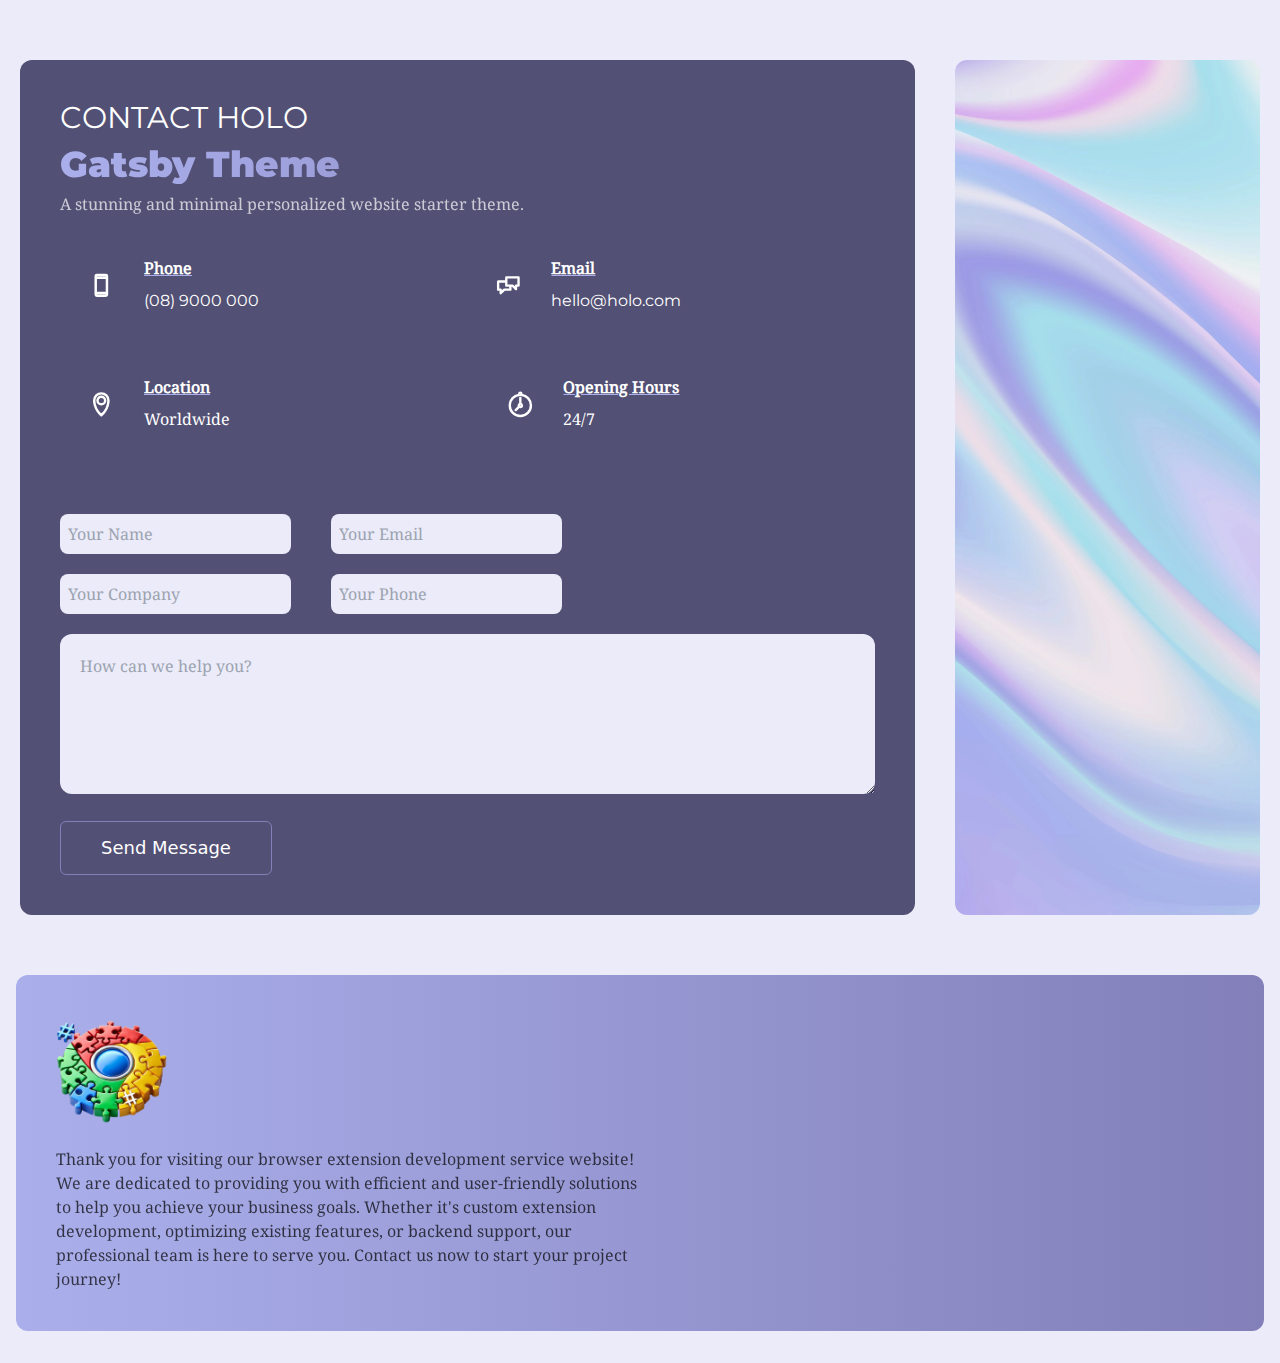
<file: contact/index.html>
<!DOCTYPE html><html><head><meta charSet="utf-8"/><meta http-equiv="x-ua-compatible" content="ie=edge"/><meta name="viewport" content="width=device-width, initial-scale=1, shrink-to-fit=no"/><meta name="generator" content="Gatsby 5.13.7"/><meta name="theme-color" content="#ebebfa"/><style data-href="/styles.a4a2045c1a7287ccf511.css" data-identity="gatsby-global-css">@font-face{font-display:swap;font-family:Montserrat;font-style:normal;font-weight:400;src:url([data-uri]) format("woff2"),url(/static/montserrat-cyrillic-ext-400-normal-183f43730b586802d1a06098c4302abb.woff) format("woff");unicode-range:u+0460-052f,u+1c80-1c88,u+20b4,u+2de0-2dff,u+a640-a69f,u+fe2e-fe2f}@font-face{font-display:swap;font-family:Montserrat;font-style:normal;font-weight:400;src:url([data-uri]) format("woff2"),url(/static/montserrat-cyrillic-400-normal-439a7e91c905d22b35431683ff2554f4.woff) format("woff");unicode-range:u+0301,u+0400-045f,u+0490-0491,u+04b0-04b1,u+2116}@font-face{font-display:swap;font-family:Montserrat;font-style:normal;font-weight:400;src:url([data-uri]) format("woff2"),url([data-uri]) format("woff");unicode-range:u+0102-0103,u+0110-0111,u+0128-0129,u+0168-0169,u+01a0-01a1,u+01af-01b0,u+0300-0301,u+0303-0304,u+0308-0309,u+0323,u+0329,u+1ea0-1ef9,u+20ab}@font-face{font-display:swap;font-family:Montserrat;font-style:normal;font-weight:400;src:url(/static/montserrat-latin-ext-400-normal-83d2d15dd908a3cf998f71b2bfab3902.woff2) format("woff2"),url(/static/montserrat-latin-ext-400-normal-cf42d14e809c6fdc09293d394d19f1d1.woff) format("woff");unicode-range:u+0100-02af,u+0304,u+0308,u+0329,u+1e00-1e9f,u+1ef2-1eff,u+2020,u+20a0-20ab,u+20ad-20c0,u+2113,u+2c60-2c7f,u+a720-a7ff}@font-face{font-display:swap;font-family:Montserrat;font-style:normal;font-weight:400;src:url(/static/montserrat-latin-400-normal-9ef09180105730e3cb92149072fb90b8.woff2) format("woff2"),url(/static/montserrat-latin-400-normal-b48c3d9a8c0a49c1c7b4227697f00c48.woff) format("woff");unicode-range:u+00??,u+0131,u+0152-0153,u+02bb-02bc,u+02c6,u+02da,u+02dc,u+0304,u+0308,u+0329,u+2000-206f,u+2074,u+20ac,u+2122,u+2191,u+2193,u+2212,u+2215,u+feff,u+fffd}@font-face{font-display:swap;font-family:Montserrat;font-style:normal;font-weight:500;src:url([data-uri]) format("woff2"),url(/static/montserrat-cyrillic-ext-500-normal-9b54d68bdb60515ea339939c9de471f4.woff) format("woff");unicode-range:u+0460-052f,u+1c80-1c88,u+20b4,u+2de0-2dff,u+a640-a69f,u+fe2e-fe2f}@font-face{font-display:swap;font-family:Montserrat;font-style:normal;font-weight:500;src:url([data-uri]) format("woff2"),url(/static/montserrat-cyrillic-500-normal-076fea1f1bbdb4c825b8b3206b0256a7.woff) format("woff");unicode-range:u+0301,u+0400-045f,u+0490-0491,u+04b0-04b1,u+2116}@font-face{font-display:swap;font-family:Montserrat;font-style:normal;font-weight:500;src:url([data-uri]) format("woff2"),url([data-uri]) format("woff");unicode-range:u+0102-0103,u+0110-0111,u+0128-0129,u+0168-0169,u+01a0-01a1,u+01af-01b0,u+0300-0301,u+0303-0304,u+0308-0309,u+0323,u+0329,u+1ea0-1ef9,u+20ab}@font-face{font-display:swap;font-family:Montserrat;font-style:normal;font-weight:500;src:url(/static/montserrat-latin-ext-500-normal-53f945131a3b26d593f01b2c5c35d4eb.woff2) format("woff2"),url(/static/montserrat-latin-ext-500-normal-200823d8d6dd7ed946c4c5fae06f02c3.woff) format("woff");unicode-range:u+0100-02af,u+0304,u+0308,u+0329,u+1e00-1e9f,u+1ef2-1eff,u+2020,u+20a0-20ab,u+20ad-20c0,u+2113,u+2c60-2c7f,u+a720-a7ff}@font-face{font-display:swap;font-family:Montserrat;font-style:normal;font-weight:500;src:url(/static/montserrat-latin-500-normal-63b09632586acfb651b601c34e2355c6.woff2) format("woff2"),url(/static/montserrat-latin-500-normal-dc9466031ec251207907d2a101925a59.woff) format("woff");unicode-range:u+00??,u+0131,u+0152-0153,u+02bb-02bc,u+02c6,u+02da,u+02dc,u+0304,u+0308,u+0329,u+2000-206f,u+2074,u+20ac,u+2122,u+2191,u+2193,u+2212,u+2215,u+feff,u+fffd}@font-face{font-display:swap;font-family:Montserrat;font-style:normal;font-weight:600;src:url([data-uri]) format("woff2"),url(/static/montserrat-cyrillic-ext-600-normal-af75954af950433ae8f10cd9eb630370.woff) format("woff");unicode-range:u+0460-052f,u+1c80-1c88,u+20b4,u+2de0-2dff,u+a640-a69f,u+fe2e-fe2f}@font-face{font-display:swap;font-family:Montserrat;font-style:normal;font-weight:600;src:url([data-uri]) format("woff2"),url(/static/montserrat-cyrillic-600-normal-9332165021e9ce9c18d366571415876c.woff) format("woff");unicode-range:u+0301,u+0400-045f,u+0490-0491,u+04b0-04b1,u+2116}@font-face{font-display:swap;font-family:Montserrat;font-style:normal;font-weight:600;src:url([data-uri]) format("woff2"),url([data-uri]) format("woff");unicode-range:u+0102-0103,u+0110-0111,u+0128-0129,u+0168-0169,u+01a0-01a1,u+01af-01b0,u+0300-0301,u+0303-0304,u+0308-0309,u+0323,u+0329,u+1ea0-1ef9,u+20ab}@font-face{font-display:swap;font-family:Montserrat;font-style:normal;font-weight:600;src:url(/static/montserrat-latin-ext-600-normal-94f11761ec625a219b38afceae6900e8.woff2) format("woff2"),url(/static/montserrat-latin-ext-600-normal-3daf67ae480b743f1a18255c560967f5.woff) format("woff");unicode-range:u+0100-02af,u+0304,u+0308,u+0329,u+1e00-1e9f,u+1ef2-1eff,u+2020,u+20a0-20ab,u+20ad-20c0,u+2113,u+2c60-2c7f,u+a720-a7ff}@font-face{font-display:swap;font-family:Montserrat;font-style:normal;font-weight:600;src:url(/static/montserrat-latin-600-normal-4201798fe1a74331c39299f8888aa7cf.woff2) format("woff2"),url(/static/montserrat-latin-600-normal-002a67051dc399981892a5b415503d41.woff) format("woff");unicode-range:u+00??,u+0131,u+0152-0153,u+02bb-02bc,u+02c6,u+02da,u+02dc,u+0304,u+0308,u+0329,u+2000-206f,u+2074,u+20ac,u+2122,u+2191,u+2193,u+2212,u+2215,u+feff,u+fffd}@font-face{font-display:swap;font-family:Montserrat;font-style:normal;font-weight:900;src:url([data-uri]) format("woff2"),url(/static/montserrat-cyrillic-ext-900-normal-a237996823c169bd8910959e735f4a19.woff) format("woff");unicode-range:u+0460-052f,u+1c80-1c88,u+20b4,u+2de0-2dff,u+a640-a69f,u+fe2e-fe2f}@font-face{font-display:swap;font-family:Montserrat;font-style:normal;font-weight:900;src:url([data-uri]) format("woff2"),url(/static/montserrat-cyrillic-900-normal-db7573cff31578b8dde333ae203fb13a.woff) format("woff");unicode-range:u+0301,u+0400-045f,u+0490-0491,u+04b0-04b1,u+2116}@font-face{font-display:swap;font-family:Montserrat;font-style:normal;font-weight:900;src:url([data-uri]) format("woff2"),url([data-uri]) format("woff");unicode-range:u+0102-0103,u+0110-0111,u+0128-0129,u+0168-0169,u+01a0-01a1,u+01af-01b0,u+0300-0301,u+0303-0304,u+0308-0309,u+0323,u+0329,u+1ea0-1ef9,u+20ab}@font-face{font-display:swap;font-family:Montserrat;font-style:normal;font-weight:900;src:url(/static/montserrat-latin-ext-900-normal-d5c49a65f95ded75e434a7bdee149c96.woff2) format("woff2"),url(/static/montserrat-latin-ext-900-normal-46efa391d054283354c0b7d54895681d.woff) format("woff");unicode-range:u+0100-02af,u+0304,u+0308,u+0329,u+1e00-1e9f,u+1ef2-1eff,u+2020,u+20a0-20ab,u+20ad-20c0,u+2113,u+2c60-2c7f,u+a720-a7ff}@font-face{font-display:swap;font-family:Montserrat;font-style:normal;font-weight:900;src:url(/static/montserrat-latin-900-normal-55df880ad9bbd18ed75d2f21d584111c.woff2) format("woff2"),url(/static/montserrat-latin-900-normal-d933ac094a038c3332d07e0f61a8edb2.woff) format("woff");unicode-range:u+00??,u+0131,u+0152-0153,u+02bb-02bc,u+02c6,u+02da,u+02dc,u+0304,u+0308,u+0329,u+2000-206f,u+2074,u+20ac,u+2122,u+2191,u+2193,u+2212,u+2215,u+feff,u+fffd}@font-face{font-display:swap;font-family:"Noto Serif";font-style:normal;font-weight:400;src:url(/static/noto-serif-cyrillic-ext-400-normal-d1faee76ff52ecfdee96ad99b45f9ac7.woff2) format("woff2"),url(/static/noto-serif-cyrillic-ext-400-normal-f0b24ce40bb101735e0738582a9ef662.woff) format("woff");unicode-range:u+0460-052f,u+1c80-1c88,u+20b4,u+2de0-2dff,u+a640-a69f,u+fe2e-fe2f}@font-face{font-display:swap;font-family:"Noto Serif";font-style:normal;font-weight:400;src:url([data-uri]) format("woff2"),url([data-uri]) format("woff");unicode-range:u+0301,u+0400-045f,u+0490-0491,u+04b0-04b1,u+2116}@font-face{font-display:swap;font-family:"Noto Serif";font-style:normal;font-weight:400;src:url([data-uri]) format("woff2"),url([data-uri]) format("woff");unicode-range:u+1f??}@font-face{font-display:swap;font-family:"Noto Serif";font-style:normal;font-weight:400;src:url([data-uri]) format("woff2"),url(/static/noto-serif-greek-400-normal-5324153a4aaa4013ff246ed291d81750.woff) format("woff");unicode-range:u+0370-0377,u+037a-037f,u+0384-038a,u+038c,u+038e-03a1,u+03a3-03ff}@font-face{font-display:swap;font-family:"Noto Serif";font-style:normal;font-weight:400;src:url([data-uri]) format("woff2"),url([data-uri]) format("woff");unicode-range:u+0102-0103,u+0110-0111,u+0128-0129,u+0168-0169,u+01a0-01a1,u+01af-01b0,u+0300-0301,u+0303-0304,u+0308-0309,u+0323,u+0329,u+1ea0-1ef9,u+20ab}@font-face{font-display:swap;font-family:"Noto Serif";font-style:normal;font-weight:400;src:url(/static/noto-serif-latin-ext-400-normal-c780ae630ad44a3307205cc77d3bdf87.woff2) format("woff2"),url(/static/noto-serif-latin-ext-400-normal-bbb1ad699d940f9bf1b9501e209dd940.woff) format("woff");unicode-range:u+0100-02af,u+0304,u+0308,u+0329,u+1e00-1e9f,u+1ef2-1eff,u+2020,u+20a0-20ab,u+20ad-20c0,u+2113,u+2c60-2c7f,u+a720-a7ff}@font-face{font-display:swap;font-family:"Noto Serif";font-style:normal;font-weight:400;src:url(/static/noto-serif-latin-400-normal-bb7fbecd462918c6fe9dc86b3cde68da.woff2) format("woff2"),url(/static/noto-serif-latin-400-normal-99fd16fff583ca5c580239d0ea1817cd.woff) format("woff");unicode-range:u+00??,u+0131,u+0152-0153,u+02bb-02bc,u+02c6,u+02da,u+02dc,u+0304,u+0308,u+0329,u+2000-206f,u+2074,u+20ac,u+2122,u+2191,u+2193,u+2212,u+2215,u+feff,u+fffd}*,:after,:before{--tw-border-spacing-x:0;--tw-border-spacing-y:0;--tw-translate-x:0;--tw-translate-y:0;--tw-rotate:0;--tw-skew-x:0;--tw-skew-y:0;--tw-scale-x:1;--tw-scale-y:1;--tw-pan-x: ;--tw-pan-y: ;--tw-pinch-zoom: ;--tw-scroll-snap-strictness:proximity;--tw-gradient-from-position: ;--tw-gradient-via-position: ;--tw-gradient-to-position: ;--tw-ordinal: ;--tw-slashed-zero: ;--tw-numeric-figure: ;--tw-numeric-spacing: ;--tw-numeric-fraction: ;--tw-ring-inset: ;--tw-ring-offset-width:0px;--tw-ring-offset-color:#fff;--tw-ring-color:rgba(59,130,246,.5);--tw-ring-offset-shadow:0 0 #0000;--tw-ring-shadow:0 0 #0000;--tw-shadow:0 0 #0000;--tw-shadow-colored:0 0 #0000;--tw-blur: ;--tw-brightness: ;--tw-contrast: ;--tw-grayscale: ;--tw-hue-rotate: ;--tw-invert: ;--tw-saturate: ;--tw-sepia: ;--tw-drop-shadow: ;--tw-backdrop-blur: ;--tw-backdrop-brightness: ;--tw-backdrop-contrast: ;--tw-backdrop-grayscale: ;--tw-backdrop-hue-rotate: ;--tw-backdrop-invert: ;--tw-backdrop-opacity: ;--tw-backdrop-saturate: ;--tw-backdrop-sepia: ;--tw-contain-size: ;--tw-contain-layout: ;--tw-contain-paint: ;--tw-contain-style: }::backdrop{--tw-border-spacing-x:0;--tw-border-spacing-y:0;--tw-translate-x:0;--tw-translate-y:0;--tw-rotate:0;--tw-skew-x:0;--tw-skew-y:0;--tw-scale-x:1;--tw-scale-y:1;--tw-pan-x: ;--tw-pan-y: ;--tw-pinch-zoom: ;--tw-scroll-snap-strictness:proximity;--tw-gradient-from-position: ;--tw-gradient-via-position: ;--tw-gradient-to-position: ;--tw-ordinal: ;--tw-slashed-zero: ;--tw-numeric-figure: ;--tw-numeric-spacing: ;--tw-numeric-fraction: ;--tw-ring-inset: ;--tw-ring-offset-width:0px;--tw-ring-offset-color:#fff;--tw-ring-color:rgba(59,130,246,.5);--tw-ring-offset-shadow:0 0 #0000;--tw-ring-shadow:0 0 #0000;--tw-shadow:0 0 #0000;--tw-shadow-colored:0 0 #0000;--tw-blur: ;--tw-brightness: ;--tw-contrast: ;--tw-grayscale: ;--tw-hue-rotate: ;--tw-invert: ;--tw-saturate: ;--tw-sepia: ;--tw-drop-shadow: ;--tw-backdrop-blur: ;--tw-backdrop-brightness: ;--tw-backdrop-contrast: ;--tw-backdrop-grayscale: ;--tw-backdrop-hue-rotate: ;--tw-backdrop-invert: ;--tw-backdrop-opacity: ;--tw-backdrop-saturate: ;--tw-backdrop-sepia: ;--tw-contain-size: ;--tw-contain-layout: ;--tw-contain-paint: ;--tw-contain-style: }/*
! tailwindcss v3.4.13 | MIT License | https://tailwindcss.com
*/*,:after,:before{border:0 solid #e5e7eb;box-sizing:border-box}:after,:before{--tw-content:""}:host,html{-webkit-text-size-adjust:100%;font-feature-settings:normal;-webkit-tap-highlight-color:transparent;font-family:ui-sans-serif,system-ui,sans-serif,Apple Color Emoji,Segoe UI Emoji,Segoe UI Symbol,Noto Color Emoji;font-variation-settings:normal;line-height:1.5;-moz-tab-size:4;-o-tab-size:4;tab-size:4}body{line-height:inherit;margin:0}hr{border-top-width:1px;color:inherit;height:0}abbr:where([title]){-webkit-text-decoration:underline dotted;text-decoration:underline dotted}h1,h2,h3,h4,h5,h6{font-size:inherit;font-weight:inherit}a{color:inherit;text-decoration:inherit}b,strong{font-weight:bolder}code,kbd,pre,samp{font-feature-settings:normal;font-family:ui-monospace,SFMono-Regular,Menlo,Monaco,Consolas,Liberation Mono,Courier New,monospace;font-size:1em;font-variation-settings:normal}small{font-size:80%}sub,sup{font-size:75%;line-height:0;position:relative;vertical-align:baseline}sub{bottom:-.25em}sup{top:-.5em}table{border-collapse:collapse;border-color:inherit;text-indent:0}button,input,optgroup,select,textarea{font-feature-settings:inherit;color:inherit;font-family:inherit;font-size:100%;font-variation-settings:inherit;font-weight:inherit;letter-spacing:inherit;line-height:inherit;margin:0;padding:0}button,select{text-transform:none}button,input:where([type=button]),input:where([type=reset]),input:where([type=submit]){-webkit-appearance:button;background-color:transparent;background-image:none}:-moz-focusring{outline:auto}:-moz-ui-invalid{box-shadow:none}progress{vertical-align:baseline}::-webkit-inner-spin-button,::-webkit-outer-spin-button{height:auto}[type=search]{-webkit-appearance:textfield;outline-offset:-2px}::-webkit-search-decoration{-webkit-appearance:none}::-webkit-file-upload-button{-webkit-appearance:button;font:inherit}summary{display:list-item}blockquote,dd,dl,figure,h1,h2,h3,h4,h5,h6,hr,p,pre{margin:0}fieldset{margin:0}fieldset,legend{padding:0}menu,ol,ul{list-style:none;margin:0;padding:0}dialog{padding:0}textarea{resize:vertical}input::-moz-placeholder,textarea::-moz-placeholder{color:#9ca3af;opacity:1}input::placeholder,textarea::placeholder{color:#9ca3af;opacity:1}[role=button],button{cursor:pointer}:disabled{cursor:default}audio,canvas,embed,iframe,img,object,svg,video{display:block;vertical-align:middle}img,video{height:auto;max-width:100%}[hidden]{display:none}a{color:#fff}body{background-color:#ebebfa}.pointer-events-none{pointer-events:none}.absolute{position:absolute}.relative{position:relative}.inset-0{inset:0}.m-4{margin:1rem}.m-5{margin:1.25rem}.m-6{margin:1.5rem}.mx-auto{margin-left:auto;margin-right:auto}.my-10{margin-bottom:2.5rem;margin-top:2.5rem}.my-20{margin-bottom:5rem;margin-top:5rem}.my-4{margin-bottom:1rem;margin-top:1rem}.my-5{margin-bottom:1.25rem;margin-top:1.25rem}.-mr-2{margin-right:-.5rem}.mb-12{margin-bottom:3rem}.mb-14{margin-bottom:3.5rem}.mb-2{margin-bottom:.5rem}.mb-3{margin-bottom:.75rem}.mb-4{margin-bottom:1rem}.mb-5{margin-bottom:1.25rem}.mb-6{margin-bottom:1.5rem}.mb-8{margin-bottom:2rem}.ml-10{margin-left:2.5rem}.ml-2{margin-left:.5rem}.ml-4{margin-left:1rem}.mr-5{margin-right:1.25rem}.ms-2{margin-inline-start:.5rem}.mt-10{margin-top:2.5rem}.mt-14{margin-top:3.5rem}.mt-2{margin-top:.5rem}.mt-20{margin-top:5rem}.mt-3{margin-top:.75rem}.mt-4{margin-top:1rem}.mt-5{margin-top:1.25rem}.inline-block{display:inline-block}.flex{display:flex}.inline-flex{display:inline-flex}.grid{display:grid}.hidden{display:none}.h-16{height:4rem}.h-3\.5{height:.875rem}.h-48{height:12rem}.h-72{height:18rem}.h-8{height:2rem}.h-96{height:24rem}.h-auto{height:auto}.h-full{height:100%}.max-h-28{max-height:7rem}.max-h-80{max-height:20rem}.max-h-96{max-height:24rem}.w-1\/2{width:50%}.w-1\/3{width:33.333333%}.w-1\/4{width:25%}.w-11\/12{width:91.666667%}.w-2\/4{width:50%}.w-3\.5{width:.875rem}.w-3\/4{width:75%}.w-8{width:2rem}.w-auto{width:auto}.w-full{width:100%}.w-screen{width:100vw}.max-w-2xl{max-width:42rem}.max-w-7xl{max-width:80rem}.max-w-screen-xl{max-width:1280px}.max-w-xs{max-width:20rem}.flex-1{flex:1 1 0%}.flex-shrink-0,.shrink-0{flex-shrink:0}.grow{flex-grow:1}.grow-0{flex-grow:0}.basis-auto{flex-basis:auto}.appearance-none{-webkit-appearance:none;-moz-appearance:none;appearance:none}.columns-1{-moz-columns:1;column-count:1}.grid-cols-2{grid-template-columns:repeat(2,minmax(0,1fr))}.grid-cols-3{grid-template-columns:repeat(3,minmax(0,1fr))}.flex-row{flex-direction:row}.flex-col{flex-direction:column}.flex-col-reverse{flex-direction:column-reverse}.flex-wrap{flex-wrap:wrap}.content-center{align-content:center}.items-start{align-items:flex-start}.items-end{align-items:flex-end}.items-center{align-items:center}.justify-end{justify-content:flex-end}.justify-center{justify-content:center}.justify-between{justify-content:space-between}.justify-items-center{justify-items:center}.gap-10{gap:2.5rem}.gap-16{gap:4rem}.gap-4{gap:1rem}.gap-5{gap:1.25rem}.gap-8{gap:2rem}.space-x-4>:not([hidden])~:not([hidden]){--tw-space-x-reverse:0;margin-left:calc(1rem*(1 - var(--tw-space-x-reverse)));margin-right:calc(1rem*var(--tw-space-x-reverse))}.space-y-1>:not([hidden])~:not([hidden]){--tw-space-y-reverse:0;margin-bottom:calc(.25rem*var(--tw-space-y-reverse));margin-top:calc(.25rem*(1 - var(--tw-space-y-reverse)))}.overflow-hidden{overflow:hidden}.rounded-lg{border-radius:.5rem}.rounded-md{border-radius:.375rem}.rounded-xl{border-radius:.75rem}.border{border-width:1px}.border-black{--tw-border-opacity:1;border-color:rgb(0 0 0/var(--tw-border-opacity))}.border-gray-200{--tw-border-opacity:1;border-color:rgb(229 231 235/var(--tw-border-opacity))}.border-purple{--tw-border-opacity:1;border-color:rgb(130 127 185/var(--tw-border-opacity))}.border-transparent{border-color:transparent}.bg-bg{background-color:#ebebfa}.bg-dp{--tw-bg-opacity:1;background-color:rgb(82 80 116/var(--tw-bg-opacity))}.bg-gray-100{--tw-bg-opacity:1;background-color:rgb(243 244 246/var(--tw-bg-opacity))}.bg-purple{--tw-bg-opacity:1;background-color:rgb(130 127 185/var(--tw-bg-opacity))}.bg-transparent{background-color:transparent}.bg-white{--tw-bg-opacity:1;background-color:rgb(255 255 255/var(--tw-bg-opacity))}.bg-white\/30{background-color:hsla(0,0%,100%,.3)}.bg-opacity-20{--tw-bg-opacity:0.2}.bg-\[url\(\'\.\.\/images\/holographic-background\.webp\'\)\]{background-image:url(/static/holographic-background-da2aab476360dd90bfca4860baf759c4.webp)}.bg-gradient-to-r{background-image:linear-gradient(to right,var(--tw-gradient-stops))}.bg-gradient-to-t{background-image:linear-gradient(to top,var(--tw-gradient-stops))}.from-gray-800{--tw-gradient-from:#1f2937 var(--tw-gradient-from-position);--tw-gradient-to:rgba(31,41,55,0) var(--tw-gradient-to-position);--tw-gradient-stops:var(--tw-gradient-from),var(--tw-gradient-to)}.from-pink{--tw-gradient-from:#aaafeb var(--tw-gradient-from-position);--tw-gradient-to:rgba(170,175,235,0) var(--tw-gradient-to-position);--tw-gradient-stops:var(--tw-gradient-from),var(--tw-gradient-to)}.via-transparent{--tw-gradient-to:transparent var(--tw-gradient-to-position);--tw-gradient-stops:var(--tw-gradient-from),transparent var(--tw-gradient-via-position),var(--tw-gradient-to)}.to-purple{--tw-gradient-to:#827fb9 var(--tw-gradient-to-position)}.to-transparent{--tw-gradient-to:transparent var(--tw-gradient-to-position)}.object-cover{-o-object-fit:cover;object-fit:cover}.object-center{-o-object-position:center;object-position:center}.p-10{padding:2.5rem}.p-12{padding:3rem}.p-2{padding:.5rem}.p-4{padding:1rem}.p-5{padding:1.25rem}.p-8{padding:2rem}.px-2{padding-left:.5rem;padding-right:.5rem}.px-3{padding-left:.75rem;padding-right:.75rem}.px-4{padding-left:1rem;padding-right:1rem}.px-5{padding-left:1.25rem;padding-right:1.25rem}.px-6{padding-left:1.5rem;padding-right:1.5rem}.px-8{padding-left:2rem;padding-right:2rem}.py-2{padding-bottom:.5rem;padding-top:.5rem}.py-2\.5{padding-bottom:.625rem;padding-top:.625rem}.py-3{padding-bottom:.75rem;padding-top:.75rem}.py-5{padding-bottom:1.25rem;padding-top:1.25rem}.pb-16{padding-bottom:4rem}.pl-4{padding-left:1rem}.pt-2{padding-top:.5rem}.pt-6{padding-top:1.5rem}.pt-8{padding-top:2rem}.text-center{text-align:center}.align-middle{vertical-align:middle}.font-montserrat{font-family:Montserrat,sans-serif}.font-notoserif{font-family:Noto Serif,sans-serif}.text-2xl{font-size:1.5rem;line-height:2rem}.text-3xl{font-size:1.875rem;line-height:2.25rem}.text-4xl{font-size:2.25rem;line-height:2.5rem}.text-5xl{font-size:3rem;line-height:1}.text-6xl{font-size:3.75rem;line-height:1}.text-base{font-size:1rem;line-height:1.5rem}.text-lg{font-size:1.125rem;line-height:1.75rem}.text-sm{font-size:.875rem;line-height:1.25rem}.text-xl{font-size:1.25rem;line-height:1.75rem}.text-xs{font-size:.75rem;line-height:1rem}.font-bold{font-weight:700}.font-extrabold{font-weight:800}.font-medium{font-weight:500}.font-normal{font-weight:400}.font-semibold{font-weight:600}.leading-snug{line-height:1.375}.leading-tight{line-height:1.25}.text-\[\#000000\],.text-black{--tw-text-opacity:1;color:rgb(0 0 0/var(--tw-text-opacity))}.text-gray-500{--tw-text-opacity:1;color:rgb(107 114 128/var(--tw-text-opacity))}.text-gray-800{--tw-text-opacity:1;color:rgb(31 41 55/var(--tw-text-opacity))}.text-gray-900{--tw-text-opacity:1;color:rgb(17 24 39/var(--tw-text-opacity))}.text-white{--tw-text-opacity:1;color:rgb(255 255 255/var(--tw-text-opacity))}.underline{text-decoration-line:underline}.decoration-pink{text-decoration-color:#aaafeb}.opacity-50{opacity:.5}.opacity-60{opacity:.6}.opacity-70{opacity:.7}.filter{filter:var(--tw-blur) var(--tw-brightness) var(--tw-contrast) var(--tw-grayscale) var(--tw-hue-rotate) var(--tw-invert) var(--tw-saturate) var(--tw-sepia) var(--tw-drop-shadow)}.backdrop-blur-sm{--tw-backdrop-blur:blur(4px);-webkit-backdrop-filter:var(--tw-backdrop-blur) var(--tw-backdrop-brightness) var(--tw-backdrop-contrast) var(--tw-backdrop-grayscale) var(--tw-backdrop-hue-rotate) var(--tw-backdrop-invert) var(--tw-backdrop-opacity) var(--tw-backdrop-saturate) var(--tw-backdrop-sepia);backdrop-filter:var(--tw-backdrop-blur) var(--tw-backdrop-brightness) var(--tw-backdrop-contrast) var(--tw-backdrop-grayscale) var(--tw-backdrop-hue-rotate) var(--tw-backdrop-invert) var(--tw-backdrop-opacity) var(--tw-backdrop-saturate) var(--tw-backdrop-sepia)}.transition{transition-duration:.15s;transition-property:color,background-color,border-color,text-decoration-color,fill,stroke,opacity,box-shadow,transform,filter,-webkit-backdrop-filter;transition-property:color,background-color,border-color,text-decoration-color,fill,stroke,opacity,box-shadow,transform,filter,backdrop-filter;transition-property:color,background-color,border-color,text-decoration-color,fill,stroke,opacity,box-shadow,transform,filter,backdrop-filter,-webkit-backdrop-filter;transition-timing-function:cubic-bezier(.4,0,.2,1)}.transition-all{transition-duration:.15s;transition-property:all;transition-timing-function:cubic-bezier(.4,0,.2,1)}.duration-1000{transition-duration:1s}.duration-200{transition-duration:.2s}.ease-in-out{transition-timing-function:cubic-bezier(.4,0,.2,1)}.text-gradient{-webkit-text-fill-color:transparent;-webkit-background-clip:text;background-clip:text}input,p,textarea{font-family:"Noto Serif",sans-serif;font-size:1rem!important;line-height:1.5rem!important}a,h1,h2,h3,h4,h5,h6,span{font-family:Montserrat,sans-serif}a{font-size:1rem!important}body,html{overflow-x:hidden}.pb-3{align-items:center;display:flex;flex-direction:column;padding-bottom:.75rem}.footer.max-w-7xl.mx-auto.p-20.mt-10.rounded-xl{background:linear-gradient(90deg,#796a99,#554970)}.md\:hidden{background-color:#ebebfa;border-radius:0 0 10px 10px}.w-3\.5{padding-left:5px}.\34 04-p{align-items:center;display:flex;flex-direction:column;padding:40px 0}.after\:absolute:after{content:var(--tw-content);position:absolute}.after\:bottom-0:after{bottom:0;content:var(--tw-content)}.after\:left-0:after{content:var(--tw-content);left:0}.after\:h-0\.5:after{content:var(--tw-content);height:.125rem}.after\:w-0:after{content:var(--tw-content);width:0}.after\:rounded:after{border-radius:.25rem;content:var(--tw-content)}.after\:bg-purple:after{--tw-bg-opacity:1;background-color:rgb(130 127 185/var(--tw-bg-opacity));content:var(--tw-content)}.after\:transition-all:after{content:var(--tw-content);transition-duration:.15s;transition-property:all;transition-timing-function:cubic-bezier(.4,0,.2,1)}.after\:duration-300:after{content:var(--tw-content);transition-duration:.3s}.hover\:bg-purple:hover{--tw-bg-opacity:1;background-color:rgb(130 127 185/var(--tw-bg-opacity))}.hover\:bg-transparent:hover{background-color:transparent}.hover\:text-black:hover{--tw-text-opacity:1;color:rgb(0 0 0/var(--tw-text-opacity))}.hover\:text-purple:hover{--tw-text-opacity:1;color:rgb(130 127 185/var(--tw-text-opacity))}.hover\:text-white:hover{--tw-text-opacity:1;color:rgb(255 255 255/var(--tw-text-opacity))}.hover\:opacity-100:hover{opacity:1}.hover\:ease-in-out:hover{transition-timing-function:cubic-bezier(.4,0,.2,1)}.hover\:after\:w-full:hover:after{content:var(--tw-content);width:100%}.focus\:border-transparent:focus{border-color:transparent}.focus\:outline-none:focus{outline:2px solid transparent;outline-offset:2px}.focus\:ring-2:focus{--tw-ring-offset-shadow:var(--tw-ring-inset) 0 0 0 var(--tw-ring-offset-width) var(--tw-ring-offset-color);--tw-ring-shadow:var(--tw-ring-inset) 0 0 0 calc(2px + var(--tw-ring-offset-width)) var(--tw-ring-color);box-shadow:var(--tw-ring-offset-shadow),var(--tw-ring-shadow),var(--tw-shadow,0 0 #0000)}.focus\:ring-purple:focus{--tw-ring-opacity:1;--tw-ring-color:rgb(130 127 185/var(--tw-ring-opacity))}.group:hover .group-hover\:scale-110{--tw-scale-x:1.1;--tw-scale-y:1.1;transform:translate(var(--tw-translate-x),var(--tw-translate-y)) rotate(var(--tw-rotate)) skewX(var(--tw-skew-x)) skewY(var(--tw-skew-y)) scaleX(var(--tw-scale-x)) scaleY(var(--tw-scale-y))}@media (min-width:320px){.xxs\:mx-4{margin-left:1rem;margin-right:1rem}.xxs\:mb-4{margin-bottom:1rem}.xxs\:mb-5{margin-bottom:1.25rem}.xxs\:ml-0{margin-left:0}.xxs\:mr-0{margin-right:0}.xxs\:mt-2{margin-top:.5rem}.xxs\:mt-5{margin-top:1.25rem}.xxs\:hidden{display:none}.xxs\:h-96{height:24rem}.xxs\:w-full{width:100%}.xxs\:grid-cols-1{grid-template-columns:repeat(1,minmax(0,1fr))}.xxs\:flex-col{flex-direction:column}.xxs\:flex-col-reverse{flex-direction:column-reverse}.xxs\:rounded-xl{border-radius:.75rem}.xxs\:bg-dp{--tw-bg-opacity:1;background-color:rgb(82 80 116/var(--tw-bg-opacity))}.xxs\:p-5{padding:1.25rem}.xxs\:text-2xl{font-size:1.5rem;line-height:2rem}.xxs\:text-lg{font-size:1.125rem;line-height:1.75rem}.xxs\:text-sm{font-size:.875rem;line-height:1.25rem}.xxs\:text-xs{font-size:.75rem;line-height:1rem}.xxs\:font-normal{font-weight:400}}@media (min-width:425px){.xs\:mb-4{margin-bottom:1rem}.xs\:h-96{height:24rem}.xs\:w-full{width:100%}.xs\:flex-col{flex-direction:column}.xs\:flex-col-reverse{flex-direction:column-reverse}.xs\:rounded-xl{border-radius:.75rem}.xs\:bg-dp{--tw-bg-opacity:1;background-color:rgb(82 80 116/var(--tw-bg-opacity))}.xs\:text-3xl{font-size:1.875rem;line-height:2.25rem}.xs\:text-lg{font-size:1.125rem;line-height:1.75rem}.xs\:text-xl{font-size:1.25rem;line-height:1.75rem}.xs\:text-xs{font-size:.75rem;line-height:1rem}}@media (min-width:640px){.sm\:mx-auto{margin-left:auto;margin-right:auto}.sm\:mb-4{margin-bottom:1rem}.sm\:ml-3{margin-left:.75rem}.sm\:ml-5{margin-left:1.25rem}.sm\:mr-5{margin-right:1.25rem}.sm\:mt-0{margin-top:0}.sm\:mt-12{margin-top:3rem}.sm\:mt-5{margin-top:1.25rem}.sm\:mt-8{margin-top:2rem}.sm\:block{display:block}.sm\:flex{display:flex}.sm\:hidden{display:none}.sm\:h-96{height:24rem}.sm\:w-1\/3{width:33.333333%}.sm\:w-3\/4{width:75%}.sm\:w-4\/6{width:66.666667%}.sm\:w-full{width:100%}.sm\:max-w-xl{max-width:36rem}.sm\:columns-2{-moz-columns:2;column-count:2}.sm\:grid-cols-2{grid-template-columns:repeat(2,minmax(0,1fr))}.sm\:grid-cols-3{grid-template-columns:repeat(3,minmax(0,1fr))}.sm\:flex-row{flex-direction:row}.sm\:justify-start{justify-content:flex-start}.sm\:justify-center{justify-content:center}.sm\:gap-8{gap:2rem}.sm\:px-3{padding-left:.75rem;padding-right:.75rem}.sm\:px-6{padding-left:1.5rem;padding-right:1.5rem}.sm\:text-2xl{font-size:1.5rem;line-height:2rem}.sm\:text-3xl{font-size:1.875rem;line-height:2.25rem}.sm\:text-5xl{font-size:3rem;line-height:1}.sm\:text-lg{font-size:1.125rem;line-height:1.75rem}.sm\:text-sm{font-size:.875rem;line-height:1.25rem}.sm\:text-xl{font-size:1.25rem;line-height:1.75rem}.sm\:text-xs{font-size:.75rem;line-height:1rem}}@media (min-width:920px){.md\:col-span-2{grid-column:span 2/span 2}.md\:ml-5{margin-left:1.25rem}.md\:mt-16{margin-top:4rem}.md\:mt-5{margin-top:1.25rem}.md\:block{display:block}.md\:hidden{display:none}.md\:h-80{height:20rem}.md\:w-6\/12{width:50%}.md\:columns-3{-moz-columns:3;column-count:3}.md\:grid-cols-2{grid-template-columns:repeat(2,minmax(0,1fr))}.md\:gap-6{gap:1.5rem}.md\:p-12{padding:3rem}.md\:px-10{padding-left:2.5rem;padding-right:2.5rem}.md\:px-3{padding-left:.75rem;padding-right:.75rem}.md\:py-3{padding-bottom:.75rem;padding-top:.75rem}.md\:text-lg{font-size:1.125rem;line-height:1.75rem}.md\:text-sm{font-size:.875rem;line-height:1.25rem}.md\:text-xl{font-size:1.25rem;line-height:1.75rem}}@media (min-width:1024px){.lg\:inset-y-0{bottom:0;top:0}.lg\:right-0{right:0}.lg\:m-5{margin:1.25rem}.lg\:mx-0{margin-left:0;margin-right:0}.lg\:mb-2{margin-bottom:.5rem}.lg\:mb-6{margin-bottom:1.5rem}.lg\:mb-8{margin-bottom:2rem}.lg\:mt-20{margin-top:5rem}.lg\:block{display:block}.lg\:flex{display:flex}.lg\:w-1\/2{width:50%}.lg\:w-1\/3{width:33.333333%}.lg\:w-full{width:100%}.lg\:columns-4{-moz-columns:4;column-count:4}.lg\:grid-cols-2{grid-template-columns:repeat(2,minmax(0,1fr))}.lg\:grid-cols-3{grid-template-columns:repeat(3,minmax(0,1fr))}.lg\:flex-row{flex-direction:row}.lg\:justify-start{justify-content:flex-start}.lg\:justify-end{justify-content:flex-end}.lg\:rounded-xl{border-radius:.75rem}.lg\:bg-dp{--tw-bg-opacity:1;background-color:rgb(82 80 116/var(--tw-bg-opacity))}.lg\:p-10{padding:2.5rem}.lg\:p-12{padding:3rem}.lg\:px-0{padding-left:0;padding-right:0}.lg\:px-3{padding-left:.75rem;padding-right:.75rem}.lg\:px-6{padding-left:1.5rem;padding-right:1.5rem}.lg\:pb-24{padding-bottom:6rem}.lg\:pt-16{padding-top:4rem}.lg\:pt-8{padding-top:2rem}.lg\:text-left{text-align:left}.lg\:text-4xl{font-size:2.25rem;line-height:2.5rem}.lg\:text-6xl{font-size:3.75rem;line-height:1}.lg\:text-lg{font-size:1.125rem;line-height:1.75rem}}@media (min-width:1280px){.xl\:mt-28{margin-top:7rem}.xl\:gap-8{gap:2rem}}.rtl\:rotate-180:where([dir=rtl],[dir=rtl] *){--tw-rotate:180deg;transform:translate(var(--tw-translate-x),var(--tw-translate-y)) rotate(var(--tw-rotate)) skewX(var(--tw-skew-x)) skewY(var(--tw-skew-y)) scaleX(var(--tw-scale-x)) scaleY(var(--tw-scale-y))}@media (prefers-color-scheme:dark){.dark\:text-black{--tw-text-opacity:1;color:rgb(0 0 0/var(--tw-text-opacity))}.dark\:text-gray-400{--tw-text-opacity:1;color:rgb(156 163 175/var(--tw-text-opacity))}.dark\:text-white{--tw-text-opacity:1;color:rgb(255 255 255/var(--tw-text-opacity))}}.\[\&\>img\:not\(\:first-child\)\]\:mt-8>img:not(:first-child){margin-top:2rem}</style><style>.gatsby-image-wrapper{position:relative;overflow:hidden}.gatsby-image-wrapper picture.object-fit-polyfill{position:static!important}.gatsby-image-wrapper img{bottom:0;height:100%;left:0;margin:0;max-width:none;padding:0;position:absolute;right:0;top:0;width:100%;object-fit:cover}.gatsby-image-wrapper [data-main-image]{opacity:0;transform:translateZ(0);transition:opacity .25s linear;will-change:opacity}.gatsby-image-wrapper-constrained{display:inline-block;vertical-align:top}</style><noscript><style>.gatsby-image-wrapper noscript [data-main-image]{opacity:1!important}.gatsby-image-wrapper [data-placeholder-image]{opacity:0!important}</style></noscript><script type="module">const e="undefined"!=typeof HTMLImageElement&&"loading"in HTMLImageElement.prototype;e&&document.body.addEventListener("load",(function(e){const t=e.target;if(void 0===t.dataset.mainImage)return;if(void 0===t.dataset.gatsbyImageSsr)return;let a=null,n=t;for(;null===a&&n;)void 0!==n.parentNode.dataset.gatsbyImageWrapper&&(a=n.parentNode),n=n.parentNode;const o=a.querySelector("[data-placeholder-image]"),r=new Image;r.src=t.currentSrc,r.decode().catch((()=>{})).then((()=>{t.style.opacity=1,o&&(o.style.opacity=0,o.style.transition="opacity 500ms linear")}))}),!0);</script><link rel="icon" href="/favicon-32x32.png?v=5bd82dd8ee86d77f76b84d32c6f15964" type="image/png"/><link rel="manifest" href="/manifest.webmanifest" crossorigin="anonymous"/><link rel="apple-touch-icon" sizes="48x48" href="/icons/icon-48x48.png?v=5bd82dd8ee86d77f76b84d32c6f15964"/><link rel="apple-touch-icon" sizes="72x72" href="/icons/icon-72x72.png?v=5bd82dd8ee86d77f76b84d32c6f15964"/><link rel="apple-touch-icon" sizes="96x96" href="/icons/icon-96x96.png?v=5bd82dd8ee86d77f76b84d32c6f15964"/><link rel="apple-touch-icon" sizes="144x144" href="/icons/icon-144x144.png?v=5bd82dd8ee86d77f76b84d32c6f15964"/><link rel="apple-touch-icon" sizes="192x192" href="/icons/icon-192x192.png?v=5bd82dd8ee86d77f76b84d32c6f15964"/><link rel="apple-touch-icon" sizes="256x256" href="/icons/icon-256x256.png?v=5bd82dd8ee86d77f76b84d32c6f15964"/><link rel="apple-touch-icon" sizes="384x384" href="/icons/icon-384x384.png?v=5bd82dd8ee86d77f76b84d32c6f15964"/><link rel="apple-touch-icon" sizes="512x512" href="/icons/icon-512x512.png?v=5bd82dd8ee86d77f76b84d32c6f15964"/><link rel="sitemap" type="application/xml" href="/sitemap-index.xml"/></head><body><div id="___gatsby"><div style="outline:none" tabindex="-1" id="gatsby-focus-wrapper"><div><div class="max-w-7xl mx-auto mt-10 flex text-white xxs:flex-col sm:flex-row"><div class="react-reveal bg-dp opacity-70 p-10 rounded-xl w-3/4 m-5 w-auto"><h1 class="text-3xl text-white">CONTACT HOLO</h1><h2 class=" text-black text-gradient bg-gradient-to-r from-pink to-purple text-4xl font-bold mt-2 xxs:text-lg sm:text-2xl lg:text-4xl">Gatsby Theme</h2><p class="text-lg mt-2 opacity-70 w-3/4 xxs:text-xs xxs:w-full sm:text-sm sm:w-3/4">A stunning and minimal personalized website starter theme.</p><div class="w-full shrink-0 grow-0 basis-auto lg:w-ful mt-10"><div class="flex flex-wrap"><div class="mb-12 w-full shrink-0 grow-0 basis-auto md:w-6/12 md:px-3 lg:px-3"><div class="flex items-start"><div class="shrink-0"><div class="inline-block rounded-md bg-teal-400-100 p-4 text-teal-700"><svg xmlns="http://www.w3.org/2000/svg" fill="none" viewBox="0 0 24 24" stroke-width="1" stroke="currentColor" class="h-8 w-8"><path stroke-linecap="round" stroke-linejoin="round" d="M13.372,1.781H6.628c-0.696,0-1.265,0.569-1.265,1.265v13.91c0,0.695,0.569,1.265,1.265,1.265h6.744c0.695,0,1.265-0.569,1.265-1.265V3.045C14.637,2.35,14.067,1.781,13.372,1.781 M13.794,16.955c0,0.228-0.194,0.421-0.422,0.421H6.628c-0.228,0-0.421-0.193-0.421-0.421v-0.843h7.587V16.955z M13.794,15.269H6.207V4.731h7.587V15.269z M13.794,3.888H6.207V3.045c0-0.228,0.194-0.421,0.421-0.421h6.744c0.228,0,0.422,0.194,0.422,0.421V3.888z"></path></svg></div></div><div class="ml-2 grow"><p class="mb-2 font-bold underline decoration-pink">Phone</p><p class="text-neutral-500 mb-2"><a href="tel:+#">(08) 9000 000</a></p></div></div></div><div class="mb-12 w-full shrink-0 grow-0 basis-auto md:w-6/12 md:px-3 lg:px-3"><div class="flex items-start"><div class="shrink-0"><div class="inline-block rounded-md bg-teal-400-100 p-4 text-teal-700"><svg xmlns="http://www.w3.org/2000/svg" fill="none" viewBox="0 0 24 24" stroke-width="1" stroke="currentColor" class="h-8 w-8"><path stroke-linecap="round" stroke-linejoin="round" d="M17.659,3.681H8.468c-0.211,0-0.383,0.172-0.383,0.383v2.681H2.341c-0.21,0-0.383,0.172-0.383,0.383v6.126c0,0.211,0.172,0.383,0.383,0.383h1.532v2.298c0,0.566,0.554,0.368,0.653,0.27l2.569-2.567h4.437c0.21,0,0.383-0.172,0.383-0.383v-2.681h1.013l2.546,2.567c0.242,0.249,0.652,0.065,0.652-0.27v-2.298h1.533c0.211,0,0.383-0.172,0.383-0.382V4.063C18.042,3.853,17.87,3.681,17.659,3.681 M11.148,12.87H6.937c-0.102,0-0.199,0.04-0.27,0.113l-2.028,2.025v-1.756c0-0.211-0.172-0.383-0.383-0.383H2.724V7.51h5.361v2.68c0,0.21,0.172,0.382,0.383,0.382h2.68V12.87z M17.276,9.807h-1.533c-0.211,0-0.383,0.172-0.383,0.383v1.755L13.356,9.92c-0.07-0.073-0.169-0.113-0.27-0.113H8.851v-5.36h8.425V9.807z"></path></svg></div></div><div class="ml-2 grow"><p class="mb-2 font-bold underline decoration-pink">Email</p><p class="text-neutral-500 mb-2"><a href="mailto:hello@holo.com?subject=Contact Holo for help.">hello@holo.com</a></p></div></div></div><div class="mb-12 w-full shrink-0 grow-0 basis-auto md:w-6/12 md:px-3 lg:px-3"><div class="align-start flex"><div class="shrink-0"><div class="inline-block rounded-md bg-teal-400-100 p-4 text-teal-700"><svg xmlns="http://www.w3.org/2000/svg" fill="none" viewBox="0 0 24 24" stroke-width="1" stroke="currentColor" class="h-8 w-8"><path stroke-linecap="round" stroke-linejoin="round" d="M10,1.375c-3.17,0-5.75,2.548-5.75,5.682c0,6.685,5.259,11.276,5.483,11.469c0.152,0.132,0.382,0.132,0.534,0c0.224-0.193,5.481-4.784,5.483-11.469C15.75,3.923,13.171,1.375,10,1.375 M10,17.653c-1.064-1.024-4.929-5.127-4.929-10.596c0-2.68,2.212-4.861,4.929-4.861s4.929,2.181,4.929,4.861C14.927,12.518,11.063,16.627,10,17.653 M10,3.839c-1.815,0-3.286,1.47-3.286,3.286s1.47,3.286,3.286,3.286s3.286-1.47,3.286-3.286S11.815,3.839,10,3.839 M10,9.589c-1.359,0-2.464-1.105-2.464-2.464S8.641,4.661,10,4.661s2.464,1.105,2.464,2.464S11.359,9.589,10,9.589"></path></svg></div></div><div class="ml-2 grow"><p class="mb-2 font-bold underline decoration-pink">Location</p><p class="text-neutral-500 mb-2">Worldwide</p></div></div></div><div class="mb-12 w-full shrink-0 grow-0 basis-auto md:w-6/12 md:px-3 lg:px-6"><div class="align-start flex"><div class="shrink-0"><div class="inline-block rounded-md bg-teal-400-100 p-4 text-teal-700"><svg xmlns="http://www.w3.org/2000/svg" fill="none" viewBox="0 0 24 24" stroke-width="1" stroke="currentColor" class="h-8 w-8"><path stroke-linecap="round" stroke-linejoin="round" d="M11.088,2.542c0.063-0.146,0.103-0.306,0.103-0.476c0-0.657-0.534-1.19-1.19-1.19c-0.657,0-1.19,0.533-1.19,1.19c0,0.17,0.038,0.33,0.102,0.476c-4.085,0.535-7.243,4.021-7.243,8.252c0,4.601,3.73,8.332,8.332,8.332c4.601,0,8.331-3.73,8.331-8.332C18.331,6.562,15.173,3.076,11.088,2.542z M10,1.669c0.219,0,0.396,0.177,0.396,0.396S10.219,2.462,10,2.462c-0.22,0-0.397-0.177-0.397-0.396S9.78,1.669,10,1.669z M10,18.332c-4.163,0-7.538-3.375-7.538-7.539c0-4.163,3.375-7.538,7.538-7.538c4.162,0,7.538,3.375,7.538,7.538C17.538,14.957,14.162,18.332,10,18.332z M10.386,9.26c0.002-0.018,0.011-0.034,0.011-0.053V5.24c0-0.219-0.177-0.396-0.396-0.396c-0.22,0-0.397,0.177-0.397,0.396v3.967c0,0.019,0.008,0.035,0.011,0.053c-0.689,0.173-1.201,0.792-1.201,1.534c0,0.324,0.098,0.625,0.264,0.875c-0.079,0.014-0.155,0.043-0.216,0.104l-2.244,2.244c-0.155,0.154-0.155,0.406,0,0.561s0.406,0.154,0.561,0l2.244-2.242c0.061-0.062,0.091-0.139,0.104-0.217c0.251,0.166,0.551,0.264,0.875,0.264c0.876,0,1.587-0.711,1.587-1.587C11.587,10.052,11.075,9.433,10.386,9.26z M10,11.586c-0.438,0-0.793-0.354-0.793-0.792c0-0.438,0.355-0.792,0.793-0.792c0.438,0,0.793,0.355,0.793,0.792C10.793,11.232,10.438,11.586,10,11.586z"></path></svg></div></div><div class="ml-2 grow"><p class="mb-2 font-bold underline decoration-pink">Opening Hours</p><p class="text-neutral-500 mb-2">24/7</p></div></div></div></div></div><form class="mt-5" name="contact" method="POST"><div class="flex xxs:flex-col sm:flex-row"><div class="sm:mr-5 xxs:mr-0"><label><input type="text" placeholder="Your Name" class="px-2 py-2 rounded-lg bg-bg bg-opacity-20 border-transparent flex-1 appearance-none text-white focus:outline-none focus:ring-2 focus:ring-purple focus:border-transparent sm:width-full md:width-full xxs:text-sm"/></label></div><div class="sm:ml-5 xxs:ml-0 xxs:mt-2 sm:mt-0"><label><input type="text" placeholder="Your Email" class="px-2 py-2 rounded-lg bg-bg bg-opacity-20 border-transparent flex-1 appearance-none text-white focus:outline-none focus:ring-2 focus:ring-purple focus:border-transparent sm:width-full md:width-full xxs:text-sm"/></label></div></div><div class="flex mt-5 xxs:flex-col sm:flex-row"><div class="sm:mr-5 xxs:mr-0"><label><input type="text" placeholder="Your Company" class="px-2 py-2 rounded-lg bg-bg bg-opacity-20 border-transparent flex-1 appearance-none text-white focus:outline-none focus:ring-2 focus:ring-purple focus:border-transparent sm:width-full md:width-full xxs:text-sm"/></label></div><div class="sm:ml-5 xxs:ml-0 xxs:mt-2 sm:mt-0"><label> <input type="text" placeholder="Your Phone" class="px-2 py-2 rounded-lg bg-bg bg-opacity-20 border-transparent flex-1 appearance-none text-white focus:outline-none focus:ring-2 focus:ring-purple focus:border-transparent sm:width-full md:width-full xxs:text-sm"/></label></div></div><label><textarea class="mt-5 w-full bg-bg bg-opacity-20 rounded-xl p-5 focus:outline-none focus:ring-2 focus:ring-purple focus:border-transparent" rows="5" placeholder="How can we help you?" type="text" name="Message"></textarea></label><div><label><button class="mt-5 transition-all duration-500ms ease-in-out hover:ease-in-out w-auto flex items-center justify-center px-8 py-3 border border-purple text-base font-medium rounded-md text-white hover:text-white bg-transparent hover:bg-purple md:py-3 md:text-lg md:px-10">Send Message</button></label></div></form></div><div class="react-reveal w-1/4 overflow-hidden rounded-xl m-5 xxs:hidden sm:block"><img class="object-cover h-full w-full" src="/static/holographic-background-da2aab476360dd90bfca4860baf759c4.webp" alt="HeroImage"/></div></div><div class="m-4"><div class="max-w-7xl mx-auto mt-10 h-auto lg:mb-8 sm:mb-4 xs:mb-4 xxs:mb-4"><div class="footer bg-gradient-to-r from-pink to-purple p-10 mt-10 rounded-xl"><div class="grid grid-cols-2 xxs:grid-cols-1 lg:grid-cols-2"><div><img class="max-h-28 max-w-xs" src="/static/3D-liquid-abstract-5-db04b36aeec00be4daedb8a108f663de.webp" alt="Holo"/><p class="text-black opacity-70 text-sm mt-5 ">Thank you for visiting our browser extension development service website! We are dedicated to providing you with efficient and user-friendly solutions to help you achieve your business goals. Whether it&#x27;s custom extension development, optimizing existing features, or backend support, our professional team is here to serve you. Contact us now to start your project journey!</p></div></div></div></div></div></div></div><div id="gatsby-announcer" style="position:absolute;top:0;width:1px;height:1px;padding:0;overflow:hidden;clip:rect(0, 0, 0, 0);white-space:nowrap;border:0" aria-live="assertive" aria-atomic="true"></div></div><script id="gatsby-script-loader">/*<![CDATA[*/window.pagePath="/contact/";/*]]>*/</script><!-- slice-start id="_gatsby-scripts-1" -->
          <script
            id="gatsby-chunk-mapping"
          >
            window.___chunkMapping="{\"app\":[\"/app-4498327f75aef7162360.js\"],\"component---cache-caches-gatsby-plugin-offline-app-shell-js\":[\"/component---cache-caches-gatsby-plugin-offline-app-shell-js-1eaf4bd7ffd35fb278e6.js\"],\"component---src-pages-404-js\":[\"/component---src-pages-404-js-5879a892e4e7524679f3.js\"],\"component---src-pages-about-js\":[\"/component---src-pages-about-js-62904a06dd80cd2ccba5.js\"],\"component---src-pages-blog-js\":[\"/component---src-pages-blog-js-82c67a35622e6c9297cf.js\"],\"component---src-pages-contact-js\":[\"/component---src-pages-contact-js-10f41ae7c3da5e1845ea.js\"],\"component---src-pages-gallery-js\":[\"/component---src-pages-gallery-js-951fe759a9d85ca5686a.js\"],\"component---src-pages-index-js\":[\"/component---src-pages-index-js-062bc86d89f1b58f10d6.js\"],\"component---src-templates-blog-post-js\":[\"/component---src-templates-blog-post-js-83fcef94e10861f177a8.js\"]}";
          </script>
        <script>window.___webpackCompilationHash="b318ffa7b28e89cafbc4";</script><script src="/webpack-runtime-0b06920fd0f4d9b3dcfd.js" async></script><script src="/framework-1a00c697beb590482250.js" async></script><script src="/app-4498327f75aef7162360.js" async></script><!-- slice-end id="_gatsby-scripts-1" --></body></html>
</file>
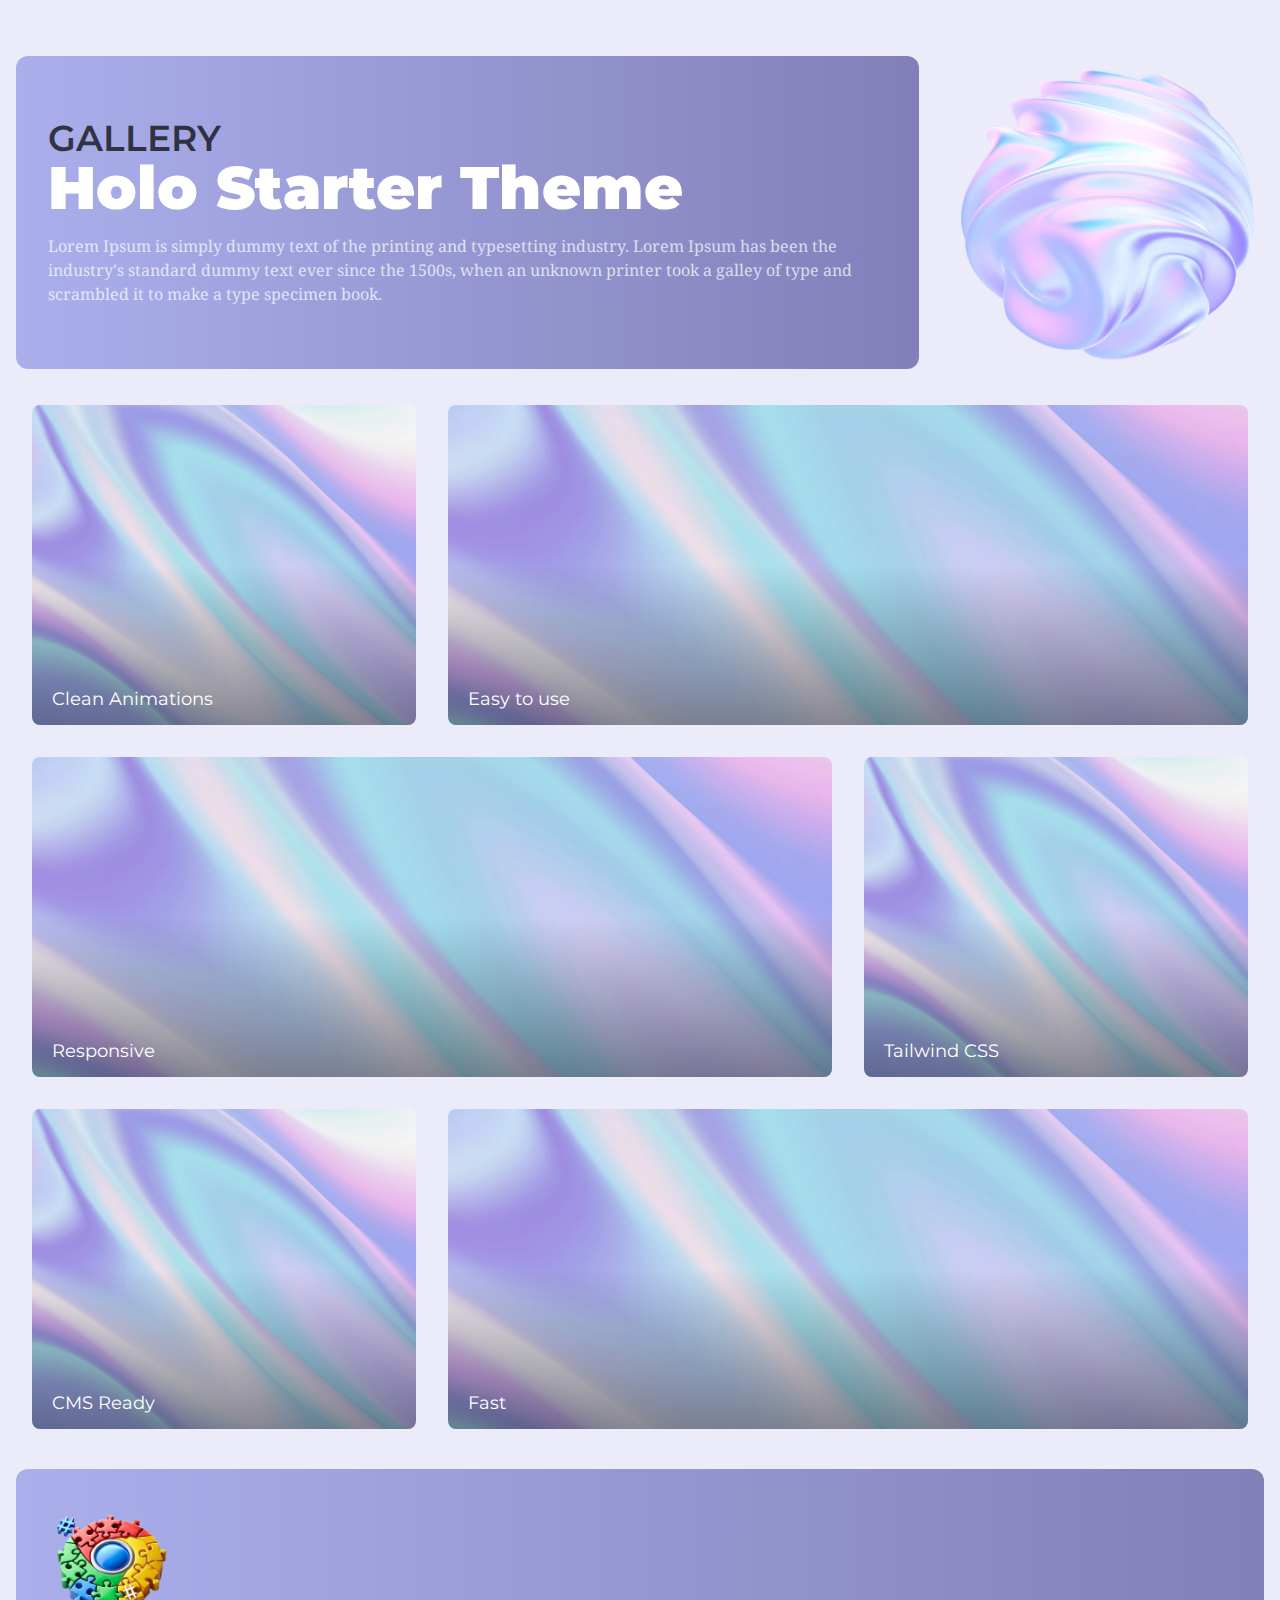
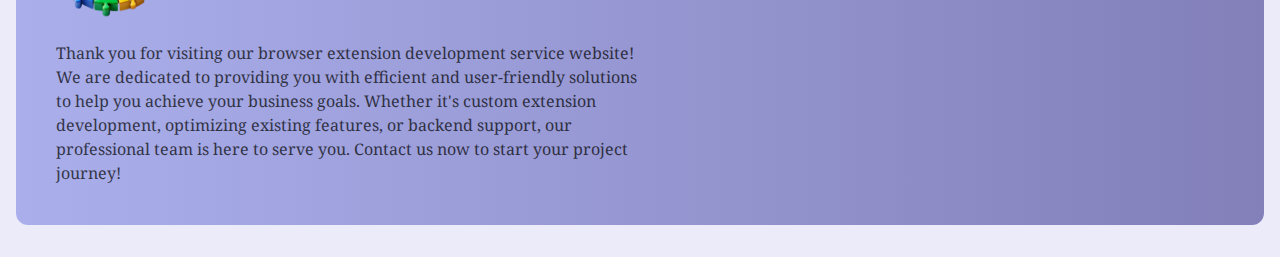
<file: gallery/index.html>
<!DOCTYPE html><html><head><meta charSet="utf-8"/><meta http-equiv="x-ua-compatible" content="ie=edge"/><meta name="viewport" content="width=device-width, initial-scale=1, shrink-to-fit=no"/><meta name="generator" content="Gatsby 5.13.7"/><meta name="theme-color" content="#ebebfa"/><style data-href="/styles.a4a2045c1a7287ccf511.css" data-identity="gatsby-global-css">@font-face{font-display:swap;font-family:Montserrat;font-style:normal;font-weight:400;src:url([data-uri]) format("woff2"),url(/static/montserrat-cyrillic-ext-400-normal-183f43730b586802d1a06098c4302abb.woff) format("woff");unicode-range:u+0460-052f,u+1c80-1c88,u+20b4,u+2de0-2dff,u+a640-a69f,u+fe2e-fe2f}@font-face{font-display:swap;font-family:Montserrat;font-style:normal;font-weight:400;src:url([data-uri]) format("woff2"),url(/static/montserrat-cyrillic-400-normal-439a7e91c905d22b35431683ff2554f4.woff) format("woff");unicode-range:u+0301,u+0400-045f,u+0490-0491,u+04b0-04b1,u+2116}@font-face{font-display:swap;font-family:Montserrat;font-style:normal;font-weight:400;src:url([data-uri]) format("woff2"),url([data-uri]) format("woff");unicode-range:u+0102-0103,u+0110-0111,u+0128-0129,u+0168-0169,u+01a0-01a1,u+01af-01b0,u+0300-0301,u+0303-0304,u+0308-0309,u+0323,u+0329,u+1ea0-1ef9,u+20ab}@font-face{font-display:swap;font-family:Montserrat;font-style:normal;font-weight:400;src:url(/static/montserrat-latin-ext-400-normal-83d2d15dd908a3cf998f71b2bfab3902.woff2) format("woff2"),url(/static/montserrat-latin-ext-400-normal-cf42d14e809c6fdc09293d394d19f1d1.woff) format("woff");unicode-range:u+0100-02af,u+0304,u+0308,u+0329,u+1e00-1e9f,u+1ef2-1eff,u+2020,u+20a0-20ab,u+20ad-20c0,u+2113,u+2c60-2c7f,u+a720-a7ff}@font-face{font-display:swap;font-family:Montserrat;font-style:normal;font-weight:400;src:url(/static/montserrat-latin-400-normal-9ef09180105730e3cb92149072fb90b8.woff2) format("woff2"),url(/static/montserrat-latin-400-normal-b48c3d9a8c0a49c1c7b4227697f00c48.woff) format("woff");unicode-range:u+00??,u+0131,u+0152-0153,u+02bb-02bc,u+02c6,u+02da,u+02dc,u+0304,u+0308,u+0329,u+2000-206f,u+2074,u+20ac,u+2122,u+2191,u+2193,u+2212,u+2215,u+feff,u+fffd}@font-face{font-display:swap;font-family:Montserrat;font-style:normal;font-weight:500;src:url([data-uri]) format("woff2"),url(/static/montserrat-cyrillic-ext-500-normal-9b54d68bdb60515ea339939c9de471f4.woff) format("woff");unicode-range:u+0460-052f,u+1c80-1c88,u+20b4,u+2de0-2dff,u+a640-a69f,u+fe2e-fe2f}@font-face{font-display:swap;font-family:Montserrat;font-style:normal;font-weight:500;src:url([data-uri]) format("woff2"),url(/static/montserrat-cyrillic-500-normal-076fea1f1bbdb4c825b8b3206b0256a7.woff) format("woff");unicode-range:u+0301,u+0400-045f,u+0490-0491,u+04b0-04b1,u+2116}@font-face{font-display:swap;font-family:Montserrat;font-style:normal;font-weight:500;src:url([data-uri]) format("woff2"),url([data-uri]) format("woff");unicode-range:u+0102-0103,u+0110-0111,u+0128-0129,u+0168-0169,u+01a0-01a1,u+01af-01b0,u+0300-0301,u+0303-0304,u+0308-0309,u+0323,u+0329,u+1ea0-1ef9,u+20ab}@font-face{font-display:swap;font-family:Montserrat;font-style:normal;font-weight:500;src:url(/static/montserrat-latin-ext-500-normal-53f945131a3b26d593f01b2c5c35d4eb.woff2) format("woff2"),url(/static/montserrat-latin-ext-500-normal-200823d8d6dd7ed946c4c5fae06f02c3.woff) format("woff");unicode-range:u+0100-02af,u+0304,u+0308,u+0329,u+1e00-1e9f,u+1ef2-1eff,u+2020,u+20a0-20ab,u+20ad-20c0,u+2113,u+2c60-2c7f,u+a720-a7ff}@font-face{font-display:swap;font-family:Montserrat;font-style:normal;font-weight:500;src:url(/static/montserrat-latin-500-normal-63b09632586acfb651b601c34e2355c6.woff2) format("woff2"),url(/static/montserrat-latin-500-normal-dc9466031ec251207907d2a101925a59.woff) format("woff");unicode-range:u+00??,u+0131,u+0152-0153,u+02bb-02bc,u+02c6,u+02da,u+02dc,u+0304,u+0308,u+0329,u+2000-206f,u+2074,u+20ac,u+2122,u+2191,u+2193,u+2212,u+2215,u+feff,u+fffd}@font-face{font-display:swap;font-family:Montserrat;font-style:normal;font-weight:600;src:url([data-uri]) format("woff2"),url(/static/montserrat-cyrillic-ext-600-normal-af75954af950433ae8f10cd9eb630370.woff) format("woff");unicode-range:u+0460-052f,u+1c80-1c88,u+20b4,u+2de0-2dff,u+a640-a69f,u+fe2e-fe2f}@font-face{font-display:swap;font-family:Montserrat;font-style:normal;font-weight:600;src:url([data-uri]) format("woff2"),url(/static/montserrat-cyrillic-600-normal-9332165021e9ce9c18d366571415876c.woff) format("woff");unicode-range:u+0301,u+0400-045f,u+0490-0491,u+04b0-04b1,u+2116}@font-face{font-display:swap;font-family:Montserrat;font-style:normal;font-weight:600;src:url([data-uri]) format("woff2"),url([data-uri]) format("woff");unicode-range:u+0102-0103,u+0110-0111,u+0128-0129,u+0168-0169,u+01a0-01a1,u+01af-01b0,u+0300-0301,u+0303-0304,u+0308-0309,u+0323,u+0329,u+1ea0-1ef9,u+20ab}@font-face{font-display:swap;font-family:Montserrat;font-style:normal;font-weight:600;src:url(/static/montserrat-latin-ext-600-normal-94f11761ec625a219b38afceae6900e8.woff2) format("woff2"),url(/static/montserrat-latin-ext-600-normal-3daf67ae480b743f1a18255c560967f5.woff) format("woff");unicode-range:u+0100-02af,u+0304,u+0308,u+0329,u+1e00-1e9f,u+1ef2-1eff,u+2020,u+20a0-20ab,u+20ad-20c0,u+2113,u+2c60-2c7f,u+a720-a7ff}@font-face{font-display:swap;font-family:Montserrat;font-style:normal;font-weight:600;src:url(/static/montserrat-latin-600-normal-4201798fe1a74331c39299f8888aa7cf.woff2) format("woff2"),url(/static/montserrat-latin-600-normal-002a67051dc399981892a5b415503d41.woff) format("woff");unicode-range:u+00??,u+0131,u+0152-0153,u+02bb-02bc,u+02c6,u+02da,u+02dc,u+0304,u+0308,u+0329,u+2000-206f,u+2074,u+20ac,u+2122,u+2191,u+2193,u+2212,u+2215,u+feff,u+fffd}@font-face{font-display:swap;font-family:Montserrat;font-style:normal;font-weight:900;src:url([data-uri]) format("woff2"),url(/static/montserrat-cyrillic-ext-900-normal-a237996823c169bd8910959e735f4a19.woff) format("woff");unicode-range:u+0460-052f,u+1c80-1c88,u+20b4,u+2de0-2dff,u+a640-a69f,u+fe2e-fe2f}@font-face{font-display:swap;font-family:Montserrat;font-style:normal;font-weight:900;src:url([data-uri]) format("woff2"),url(/static/montserrat-cyrillic-900-normal-db7573cff31578b8dde333ae203fb13a.woff) format("woff");unicode-range:u+0301,u+0400-045f,u+0490-0491,u+04b0-04b1,u+2116}@font-face{font-display:swap;font-family:Montserrat;font-style:normal;font-weight:900;src:url([data-uri]) format("woff2"),url([data-uri]) format("woff");unicode-range:u+0102-0103,u+0110-0111,u+0128-0129,u+0168-0169,u+01a0-01a1,u+01af-01b0,u+0300-0301,u+0303-0304,u+0308-0309,u+0323,u+0329,u+1ea0-1ef9,u+20ab}@font-face{font-display:swap;font-family:Montserrat;font-style:normal;font-weight:900;src:url(/static/montserrat-latin-ext-900-normal-d5c49a65f95ded75e434a7bdee149c96.woff2) format("woff2"),url(/static/montserrat-latin-ext-900-normal-46efa391d054283354c0b7d54895681d.woff) format("woff");unicode-range:u+0100-02af,u+0304,u+0308,u+0329,u+1e00-1e9f,u+1ef2-1eff,u+2020,u+20a0-20ab,u+20ad-20c0,u+2113,u+2c60-2c7f,u+a720-a7ff}@font-face{font-display:swap;font-family:Montserrat;font-style:normal;font-weight:900;src:url(/static/montserrat-latin-900-normal-55df880ad9bbd18ed75d2f21d584111c.woff2) format("woff2"),url(/static/montserrat-latin-900-normal-d933ac094a038c3332d07e0f61a8edb2.woff) format("woff");unicode-range:u+00??,u+0131,u+0152-0153,u+02bb-02bc,u+02c6,u+02da,u+02dc,u+0304,u+0308,u+0329,u+2000-206f,u+2074,u+20ac,u+2122,u+2191,u+2193,u+2212,u+2215,u+feff,u+fffd}@font-face{font-display:swap;font-family:"Noto Serif";font-style:normal;font-weight:400;src:url(/static/noto-serif-cyrillic-ext-400-normal-d1faee76ff52ecfdee96ad99b45f9ac7.woff2) format("woff2"),url(/static/noto-serif-cyrillic-ext-400-normal-f0b24ce40bb101735e0738582a9ef662.woff) format("woff");unicode-range:u+0460-052f,u+1c80-1c88,u+20b4,u+2de0-2dff,u+a640-a69f,u+fe2e-fe2f}@font-face{font-display:swap;font-family:"Noto Serif";font-style:normal;font-weight:400;src:url([data-uri]) format("woff2"),url([data-uri]) format("woff");unicode-range:u+0301,u+0400-045f,u+0490-0491,u+04b0-04b1,u+2116}@font-face{font-display:swap;font-family:"Noto Serif";font-style:normal;font-weight:400;src:url([data-uri]) format("woff2"),url([data-uri]) format("woff");unicode-range:u+1f??}@font-face{font-display:swap;font-family:"Noto Serif";font-style:normal;font-weight:400;src:url([data-uri]) format("woff2"),url(/static/noto-serif-greek-400-normal-5324153a4aaa4013ff246ed291d81750.woff) format("woff");unicode-range:u+0370-0377,u+037a-037f,u+0384-038a,u+038c,u+038e-03a1,u+03a3-03ff}@font-face{font-display:swap;font-family:"Noto Serif";font-style:normal;font-weight:400;src:url([data-uri]) format("woff2"),url([data-uri]) format("woff");unicode-range:u+0102-0103,u+0110-0111,u+0128-0129,u+0168-0169,u+01a0-01a1,u+01af-01b0,u+0300-0301,u+0303-0304,u+0308-0309,u+0323,u+0329,u+1ea0-1ef9,u+20ab}@font-face{font-display:swap;font-family:"Noto Serif";font-style:normal;font-weight:400;src:url(/static/noto-serif-latin-ext-400-normal-c780ae630ad44a3307205cc77d3bdf87.woff2) format("woff2"),url(/static/noto-serif-latin-ext-400-normal-bbb1ad699d940f9bf1b9501e209dd940.woff) format("woff");unicode-range:u+0100-02af,u+0304,u+0308,u+0329,u+1e00-1e9f,u+1ef2-1eff,u+2020,u+20a0-20ab,u+20ad-20c0,u+2113,u+2c60-2c7f,u+a720-a7ff}@font-face{font-display:swap;font-family:"Noto Serif";font-style:normal;font-weight:400;src:url(/static/noto-serif-latin-400-normal-bb7fbecd462918c6fe9dc86b3cde68da.woff2) format("woff2"),url(/static/noto-serif-latin-400-normal-99fd16fff583ca5c580239d0ea1817cd.woff) format("woff");unicode-range:u+00??,u+0131,u+0152-0153,u+02bb-02bc,u+02c6,u+02da,u+02dc,u+0304,u+0308,u+0329,u+2000-206f,u+2074,u+20ac,u+2122,u+2191,u+2193,u+2212,u+2215,u+feff,u+fffd}*,:after,:before{--tw-border-spacing-x:0;--tw-border-spacing-y:0;--tw-translate-x:0;--tw-translate-y:0;--tw-rotate:0;--tw-skew-x:0;--tw-skew-y:0;--tw-scale-x:1;--tw-scale-y:1;--tw-pan-x: ;--tw-pan-y: ;--tw-pinch-zoom: ;--tw-scroll-snap-strictness:proximity;--tw-gradient-from-position: ;--tw-gradient-via-position: ;--tw-gradient-to-position: ;--tw-ordinal: ;--tw-slashed-zero: ;--tw-numeric-figure: ;--tw-numeric-spacing: ;--tw-numeric-fraction: ;--tw-ring-inset: ;--tw-ring-offset-width:0px;--tw-ring-offset-color:#fff;--tw-ring-color:rgba(59,130,246,.5);--tw-ring-offset-shadow:0 0 #0000;--tw-ring-shadow:0 0 #0000;--tw-shadow:0 0 #0000;--tw-shadow-colored:0 0 #0000;--tw-blur: ;--tw-brightness: ;--tw-contrast: ;--tw-grayscale: ;--tw-hue-rotate: ;--tw-invert: ;--tw-saturate: ;--tw-sepia: ;--tw-drop-shadow: ;--tw-backdrop-blur: ;--tw-backdrop-brightness: ;--tw-backdrop-contrast: ;--tw-backdrop-grayscale: ;--tw-backdrop-hue-rotate: ;--tw-backdrop-invert: ;--tw-backdrop-opacity: ;--tw-backdrop-saturate: ;--tw-backdrop-sepia: ;--tw-contain-size: ;--tw-contain-layout: ;--tw-contain-paint: ;--tw-contain-style: }::backdrop{--tw-border-spacing-x:0;--tw-border-spacing-y:0;--tw-translate-x:0;--tw-translate-y:0;--tw-rotate:0;--tw-skew-x:0;--tw-skew-y:0;--tw-scale-x:1;--tw-scale-y:1;--tw-pan-x: ;--tw-pan-y: ;--tw-pinch-zoom: ;--tw-scroll-snap-strictness:proximity;--tw-gradient-from-position: ;--tw-gradient-via-position: ;--tw-gradient-to-position: ;--tw-ordinal: ;--tw-slashed-zero: ;--tw-numeric-figure: ;--tw-numeric-spacing: ;--tw-numeric-fraction: ;--tw-ring-inset: ;--tw-ring-offset-width:0px;--tw-ring-offset-color:#fff;--tw-ring-color:rgba(59,130,246,.5);--tw-ring-offset-shadow:0 0 #0000;--tw-ring-shadow:0 0 #0000;--tw-shadow:0 0 #0000;--tw-shadow-colored:0 0 #0000;--tw-blur: ;--tw-brightness: ;--tw-contrast: ;--tw-grayscale: ;--tw-hue-rotate: ;--tw-invert: ;--tw-saturate: ;--tw-sepia: ;--tw-drop-shadow: ;--tw-backdrop-blur: ;--tw-backdrop-brightness: ;--tw-backdrop-contrast: ;--tw-backdrop-grayscale: ;--tw-backdrop-hue-rotate: ;--tw-backdrop-invert: ;--tw-backdrop-opacity: ;--tw-backdrop-saturate: ;--tw-backdrop-sepia: ;--tw-contain-size: ;--tw-contain-layout: ;--tw-contain-paint: ;--tw-contain-style: }/*
! tailwindcss v3.4.13 | MIT License | https://tailwindcss.com
*/*,:after,:before{border:0 solid #e5e7eb;box-sizing:border-box}:after,:before{--tw-content:""}:host,html{-webkit-text-size-adjust:100%;font-feature-settings:normal;-webkit-tap-highlight-color:transparent;font-family:ui-sans-serif,system-ui,sans-serif,Apple Color Emoji,Segoe UI Emoji,Segoe UI Symbol,Noto Color Emoji;font-variation-settings:normal;line-height:1.5;-moz-tab-size:4;-o-tab-size:4;tab-size:4}body{line-height:inherit;margin:0}hr{border-top-width:1px;color:inherit;height:0}abbr:where([title]){-webkit-text-decoration:underline dotted;text-decoration:underline dotted}h1,h2,h3,h4,h5,h6{font-size:inherit;font-weight:inherit}a{color:inherit;text-decoration:inherit}b,strong{font-weight:bolder}code,kbd,pre,samp{font-feature-settings:normal;font-family:ui-monospace,SFMono-Regular,Menlo,Monaco,Consolas,Liberation Mono,Courier New,monospace;font-size:1em;font-variation-settings:normal}small{font-size:80%}sub,sup{font-size:75%;line-height:0;position:relative;vertical-align:baseline}sub{bottom:-.25em}sup{top:-.5em}table{border-collapse:collapse;border-color:inherit;text-indent:0}button,input,optgroup,select,textarea{font-feature-settings:inherit;color:inherit;font-family:inherit;font-size:100%;font-variation-settings:inherit;font-weight:inherit;letter-spacing:inherit;line-height:inherit;margin:0;padding:0}button,select{text-transform:none}button,input:where([type=button]),input:where([type=reset]),input:where([type=submit]){-webkit-appearance:button;background-color:transparent;background-image:none}:-moz-focusring{outline:auto}:-moz-ui-invalid{box-shadow:none}progress{vertical-align:baseline}::-webkit-inner-spin-button,::-webkit-outer-spin-button{height:auto}[type=search]{-webkit-appearance:textfield;outline-offset:-2px}::-webkit-search-decoration{-webkit-appearance:none}::-webkit-file-upload-button{-webkit-appearance:button;font:inherit}summary{display:list-item}blockquote,dd,dl,figure,h1,h2,h3,h4,h5,h6,hr,p,pre{margin:0}fieldset{margin:0}fieldset,legend{padding:0}menu,ol,ul{list-style:none;margin:0;padding:0}dialog{padding:0}textarea{resize:vertical}input::-moz-placeholder,textarea::-moz-placeholder{color:#9ca3af;opacity:1}input::placeholder,textarea::placeholder{color:#9ca3af;opacity:1}[role=button],button{cursor:pointer}:disabled{cursor:default}audio,canvas,embed,iframe,img,object,svg,video{display:block;vertical-align:middle}img,video{height:auto;max-width:100%}[hidden]{display:none}a{color:#fff}body{background-color:#ebebfa}.pointer-events-none{pointer-events:none}.absolute{position:absolute}.relative{position:relative}.inset-0{inset:0}.m-4{margin:1rem}.m-5{margin:1.25rem}.m-6{margin:1.5rem}.mx-auto{margin-left:auto;margin-right:auto}.my-10{margin-bottom:2.5rem;margin-top:2.5rem}.my-20{margin-bottom:5rem;margin-top:5rem}.my-4{margin-bottom:1rem;margin-top:1rem}.my-5{margin-bottom:1.25rem;margin-top:1.25rem}.-mr-2{margin-right:-.5rem}.mb-12{margin-bottom:3rem}.mb-14{margin-bottom:3.5rem}.mb-2{margin-bottom:.5rem}.mb-3{margin-bottom:.75rem}.mb-4{margin-bottom:1rem}.mb-5{margin-bottom:1.25rem}.mb-6{margin-bottom:1.5rem}.mb-8{margin-bottom:2rem}.ml-10{margin-left:2.5rem}.ml-2{margin-left:.5rem}.ml-4{margin-left:1rem}.mr-5{margin-right:1.25rem}.ms-2{margin-inline-start:.5rem}.mt-10{margin-top:2.5rem}.mt-14{margin-top:3.5rem}.mt-2{margin-top:.5rem}.mt-20{margin-top:5rem}.mt-3{margin-top:.75rem}.mt-4{margin-top:1rem}.mt-5{margin-top:1.25rem}.inline-block{display:inline-block}.flex{display:flex}.inline-flex{display:inline-flex}.grid{display:grid}.hidden{display:none}.h-16{height:4rem}.h-3\.5{height:.875rem}.h-48{height:12rem}.h-72{height:18rem}.h-8{height:2rem}.h-96{height:24rem}.h-auto{height:auto}.h-full{height:100%}.max-h-28{max-height:7rem}.max-h-80{max-height:20rem}.max-h-96{max-height:24rem}.w-1\/2{width:50%}.w-1\/3{width:33.333333%}.w-1\/4{width:25%}.w-11\/12{width:91.666667%}.w-2\/4{width:50%}.w-3\.5{width:.875rem}.w-3\/4{width:75%}.w-8{width:2rem}.w-auto{width:auto}.w-full{width:100%}.w-screen{width:100vw}.max-w-2xl{max-width:42rem}.max-w-7xl{max-width:80rem}.max-w-screen-xl{max-width:1280px}.max-w-xs{max-width:20rem}.flex-1{flex:1 1 0%}.flex-shrink-0,.shrink-0{flex-shrink:0}.grow{flex-grow:1}.grow-0{flex-grow:0}.basis-auto{flex-basis:auto}.appearance-none{-webkit-appearance:none;-moz-appearance:none;appearance:none}.columns-1{-moz-columns:1;column-count:1}.grid-cols-2{grid-template-columns:repeat(2,minmax(0,1fr))}.grid-cols-3{grid-template-columns:repeat(3,minmax(0,1fr))}.flex-row{flex-direction:row}.flex-col{flex-direction:column}.flex-col-reverse{flex-direction:column-reverse}.flex-wrap{flex-wrap:wrap}.content-center{align-content:center}.items-start{align-items:flex-start}.items-end{align-items:flex-end}.items-center{align-items:center}.justify-end{justify-content:flex-end}.justify-center{justify-content:center}.justify-between{justify-content:space-between}.justify-items-center{justify-items:center}.gap-10{gap:2.5rem}.gap-16{gap:4rem}.gap-4{gap:1rem}.gap-5{gap:1.25rem}.gap-8{gap:2rem}.space-x-4>:not([hidden])~:not([hidden]){--tw-space-x-reverse:0;margin-left:calc(1rem*(1 - var(--tw-space-x-reverse)));margin-right:calc(1rem*var(--tw-space-x-reverse))}.space-y-1>:not([hidden])~:not([hidden]){--tw-space-y-reverse:0;margin-bottom:calc(.25rem*var(--tw-space-y-reverse));margin-top:calc(.25rem*(1 - var(--tw-space-y-reverse)))}.overflow-hidden{overflow:hidden}.rounded-lg{border-radius:.5rem}.rounded-md{border-radius:.375rem}.rounded-xl{border-radius:.75rem}.border{border-width:1px}.border-black{--tw-border-opacity:1;border-color:rgb(0 0 0/var(--tw-border-opacity))}.border-gray-200{--tw-border-opacity:1;border-color:rgb(229 231 235/var(--tw-border-opacity))}.border-purple{--tw-border-opacity:1;border-color:rgb(130 127 185/var(--tw-border-opacity))}.border-transparent{border-color:transparent}.bg-bg{background-color:#ebebfa}.bg-dp{--tw-bg-opacity:1;background-color:rgb(82 80 116/var(--tw-bg-opacity))}.bg-gray-100{--tw-bg-opacity:1;background-color:rgb(243 244 246/var(--tw-bg-opacity))}.bg-purple{--tw-bg-opacity:1;background-color:rgb(130 127 185/var(--tw-bg-opacity))}.bg-transparent{background-color:transparent}.bg-white{--tw-bg-opacity:1;background-color:rgb(255 255 255/var(--tw-bg-opacity))}.bg-white\/30{background-color:hsla(0,0%,100%,.3)}.bg-opacity-20{--tw-bg-opacity:0.2}.bg-\[url\(\'\.\.\/images\/holographic-background\.webp\'\)\]{background-image:url(/static/holographic-background-da2aab476360dd90bfca4860baf759c4.webp)}.bg-gradient-to-r{background-image:linear-gradient(to right,var(--tw-gradient-stops))}.bg-gradient-to-t{background-image:linear-gradient(to top,var(--tw-gradient-stops))}.from-gray-800{--tw-gradient-from:#1f2937 var(--tw-gradient-from-position);--tw-gradient-to:rgba(31,41,55,0) var(--tw-gradient-to-position);--tw-gradient-stops:var(--tw-gradient-from),var(--tw-gradient-to)}.from-pink{--tw-gradient-from:#aaafeb var(--tw-gradient-from-position);--tw-gradient-to:rgba(170,175,235,0) var(--tw-gradient-to-position);--tw-gradient-stops:var(--tw-gradient-from),var(--tw-gradient-to)}.via-transparent{--tw-gradient-to:transparent var(--tw-gradient-to-position);--tw-gradient-stops:var(--tw-gradient-from),transparent var(--tw-gradient-via-position),var(--tw-gradient-to)}.to-purple{--tw-gradient-to:#827fb9 var(--tw-gradient-to-position)}.to-transparent{--tw-gradient-to:transparent var(--tw-gradient-to-position)}.object-cover{-o-object-fit:cover;object-fit:cover}.object-center{-o-object-position:center;object-position:center}.p-10{padding:2.5rem}.p-12{padding:3rem}.p-2{padding:.5rem}.p-4{padding:1rem}.p-5{padding:1.25rem}.p-8{padding:2rem}.px-2{padding-left:.5rem;padding-right:.5rem}.px-3{padding-left:.75rem;padding-right:.75rem}.px-4{padding-left:1rem;padding-right:1rem}.px-5{padding-left:1.25rem;padding-right:1.25rem}.px-6{padding-left:1.5rem;padding-right:1.5rem}.px-8{padding-left:2rem;padding-right:2rem}.py-2{padding-bottom:.5rem;padding-top:.5rem}.py-2\.5{padding-bottom:.625rem;padding-top:.625rem}.py-3{padding-bottom:.75rem;padding-top:.75rem}.py-5{padding-bottom:1.25rem;padding-top:1.25rem}.pb-16{padding-bottom:4rem}.pl-4{padding-left:1rem}.pt-2{padding-top:.5rem}.pt-6{padding-top:1.5rem}.pt-8{padding-top:2rem}.text-center{text-align:center}.align-middle{vertical-align:middle}.font-montserrat{font-family:Montserrat,sans-serif}.font-notoserif{font-family:Noto Serif,sans-serif}.text-2xl{font-size:1.5rem;line-height:2rem}.text-3xl{font-size:1.875rem;line-height:2.25rem}.text-4xl{font-size:2.25rem;line-height:2.5rem}.text-5xl{font-size:3rem;line-height:1}.text-6xl{font-size:3.75rem;line-height:1}.text-base{font-size:1rem;line-height:1.5rem}.text-lg{font-size:1.125rem;line-height:1.75rem}.text-sm{font-size:.875rem;line-height:1.25rem}.text-xl{font-size:1.25rem;line-height:1.75rem}.text-xs{font-size:.75rem;line-height:1rem}.font-bold{font-weight:700}.font-extrabold{font-weight:800}.font-medium{font-weight:500}.font-normal{font-weight:400}.font-semibold{font-weight:600}.leading-snug{line-height:1.375}.leading-tight{line-height:1.25}.text-\[\#000000\],.text-black{--tw-text-opacity:1;color:rgb(0 0 0/var(--tw-text-opacity))}.text-gray-500{--tw-text-opacity:1;color:rgb(107 114 128/var(--tw-text-opacity))}.text-gray-800{--tw-text-opacity:1;color:rgb(31 41 55/var(--tw-text-opacity))}.text-gray-900{--tw-text-opacity:1;color:rgb(17 24 39/var(--tw-text-opacity))}.text-white{--tw-text-opacity:1;color:rgb(255 255 255/var(--tw-text-opacity))}.underline{text-decoration-line:underline}.decoration-pink{text-decoration-color:#aaafeb}.opacity-50{opacity:.5}.opacity-60{opacity:.6}.opacity-70{opacity:.7}.filter{filter:var(--tw-blur) var(--tw-brightness) var(--tw-contrast) var(--tw-grayscale) var(--tw-hue-rotate) var(--tw-invert) var(--tw-saturate) var(--tw-sepia) var(--tw-drop-shadow)}.backdrop-blur-sm{--tw-backdrop-blur:blur(4px);-webkit-backdrop-filter:var(--tw-backdrop-blur) var(--tw-backdrop-brightness) var(--tw-backdrop-contrast) var(--tw-backdrop-grayscale) var(--tw-backdrop-hue-rotate) var(--tw-backdrop-invert) var(--tw-backdrop-opacity) var(--tw-backdrop-saturate) var(--tw-backdrop-sepia);backdrop-filter:var(--tw-backdrop-blur) var(--tw-backdrop-brightness) var(--tw-backdrop-contrast) var(--tw-backdrop-grayscale) var(--tw-backdrop-hue-rotate) var(--tw-backdrop-invert) var(--tw-backdrop-opacity) var(--tw-backdrop-saturate) var(--tw-backdrop-sepia)}.transition{transition-duration:.15s;transition-property:color,background-color,border-color,text-decoration-color,fill,stroke,opacity,box-shadow,transform,filter,-webkit-backdrop-filter;transition-property:color,background-color,border-color,text-decoration-color,fill,stroke,opacity,box-shadow,transform,filter,backdrop-filter;transition-property:color,background-color,border-color,text-decoration-color,fill,stroke,opacity,box-shadow,transform,filter,backdrop-filter,-webkit-backdrop-filter;transition-timing-function:cubic-bezier(.4,0,.2,1)}.transition-all{transition-duration:.15s;transition-property:all;transition-timing-function:cubic-bezier(.4,0,.2,1)}.duration-1000{transition-duration:1s}.duration-200{transition-duration:.2s}.ease-in-out{transition-timing-function:cubic-bezier(.4,0,.2,1)}.text-gradient{-webkit-text-fill-color:transparent;-webkit-background-clip:text;background-clip:text}input,p,textarea{font-family:"Noto Serif",sans-serif;font-size:1rem!important;line-height:1.5rem!important}a,h1,h2,h3,h4,h5,h6,span{font-family:Montserrat,sans-serif}a{font-size:1rem!important}body,html{overflow-x:hidden}.pb-3{align-items:center;display:flex;flex-direction:column;padding-bottom:.75rem}.footer.max-w-7xl.mx-auto.p-20.mt-10.rounded-xl{background:linear-gradient(90deg,#796a99,#554970)}.md\:hidden{background-color:#ebebfa;border-radius:0 0 10px 10px}.w-3\.5{padding-left:5px}.\34 04-p{align-items:center;display:flex;flex-direction:column;padding:40px 0}.after\:absolute:after{content:var(--tw-content);position:absolute}.after\:bottom-0:after{bottom:0;content:var(--tw-content)}.after\:left-0:after{content:var(--tw-content);left:0}.after\:h-0\.5:after{content:var(--tw-content);height:.125rem}.after\:w-0:after{content:var(--tw-content);width:0}.after\:rounded:after{border-radius:.25rem;content:var(--tw-content)}.after\:bg-purple:after{--tw-bg-opacity:1;background-color:rgb(130 127 185/var(--tw-bg-opacity));content:var(--tw-content)}.after\:transition-all:after{content:var(--tw-content);transition-duration:.15s;transition-property:all;transition-timing-function:cubic-bezier(.4,0,.2,1)}.after\:duration-300:after{content:var(--tw-content);transition-duration:.3s}.hover\:bg-purple:hover{--tw-bg-opacity:1;background-color:rgb(130 127 185/var(--tw-bg-opacity))}.hover\:bg-transparent:hover{background-color:transparent}.hover\:text-black:hover{--tw-text-opacity:1;color:rgb(0 0 0/var(--tw-text-opacity))}.hover\:text-purple:hover{--tw-text-opacity:1;color:rgb(130 127 185/var(--tw-text-opacity))}.hover\:text-white:hover{--tw-text-opacity:1;color:rgb(255 255 255/var(--tw-text-opacity))}.hover\:opacity-100:hover{opacity:1}.hover\:ease-in-out:hover{transition-timing-function:cubic-bezier(.4,0,.2,1)}.hover\:after\:w-full:hover:after{content:var(--tw-content);width:100%}.focus\:border-transparent:focus{border-color:transparent}.focus\:outline-none:focus{outline:2px solid transparent;outline-offset:2px}.focus\:ring-2:focus{--tw-ring-offset-shadow:var(--tw-ring-inset) 0 0 0 var(--tw-ring-offset-width) var(--tw-ring-offset-color);--tw-ring-shadow:var(--tw-ring-inset) 0 0 0 calc(2px + var(--tw-ring-offset-width)) var(--tw-ring-color);box-shadow:var(--tw-ring-offset-shadow),var(--tw-ring-shadow),var(--tw-shadow,0 0 #0000)}.focus\:ring-purple:focus{--tw-ring-opacity:1;--tw-ring-color:rgb(130 127 185/var(--tw-ring-opacity))}.group:hover .group-hover\:scale-110{--tw-scale-x:1.1;--tw-scale-y:1.1;transform:translate(var(--tw-translate-x),var(--tw-translate-y)) rotate(var(--tw-rotate)) skewX(var(--tw-skew-x)) skewY(var(--tw-skew-y)) scaleX(var(--tw-scale-x)) scaleY(var(--tw-scale-y))}@media (min-width:320px){.xxs\:mx-4{margin-left:1rem;margin-right:1rem}.xxs\:mb-4{margin-bottom:1rem}.xxs\:mb-5{margin-bottom:1.25rem}.xxs\:ml-0{margin-left:0}.xxs\:mr-0{margin-right:0}.xxs\:mt-2{margin-top:.5rem}.xxs\:mt-5{margin-top:1.25rem}.xxs\:hidden{display:none}.xxs\:h-96{height:24rem}.xxs\:w-full{width:100%}.xxs\:grid-cols-1{grid-template-columns:repeat(1,minmax(0,1fr))}.xxs\:flex-col{flex-direction:column}.xxs\:flex-col-reverse{flex-direction:column-reverse}.xxs\:rounded-xl{border-radius:.75rem}.xxs\:bg-dp{--tw-bg-opacity:1;background-color:rgb(82 80 116/var(--tw-bg-opacity))}.xxs\:p-5{padding:1.25rem}.xxs\:text-2xl{font-size:1.5rem;line-height:2rem}.xxs\:text-lg{font-size:1.125rem;line-height:1.75rem}.xxs\:text-sm{font-size:.875rem;line-height:1.25rem}.xxs\:text-xs{font-size:.75rem;line-height:1rem}.xxs\:font-normal{font-weight:400}}@media (min-width:425px){.xs\:mb-4{margin-bottom:1rem}.xs\:h-96{height:24rem}.xs\:w-full{width:100%}.xs\:flex-col{flex-direction:column}.xs\:flex-col-reverse{flex-direction:column-reverse}.xs\:rounded-xl{border-radius:.75rem}.xs\:bg-dp{--tw-bg-opacity:1;background-color:rgb(82 80 116/var(--tw-bg-opacity))}.xs\:text-3xl{font-size:1.875rem;line-height:2.25rem}.xs\:text-lg{font-size:1.125rem;line-height:1.75rem}.xs\:text-xl{font-size:1.25rem;line-height:1.75rem}.xs\:text-xs{font-size:.75rem;line-height:1rem}}@media (min-width:640px){.sm\:mx-auto{margin-left:auto;margin-right:auto}.sm\:mb-4{margin-bottom:1rem}.sm\:ml-3{margin-left:.75rem}.sm\:ml-5{margin-left:1.25rem}.sm\:mr-5{margin-right:1.25rem}.sm\:mt-0{margin-top:0}.sm\:mt-12{margin-top:3rem}.sm\:mt-5{margin-top:1.25rem}.sm\:mt-8{margin-top:2rem}.sm\:block{display:block}.sm\:flex{display:flex}.sm\:hidden{display:none}.sm\:h-96{height:24rem}.sm\:w-1\/3{width:33.333333%}.sm\:w-3\/4{width:75%}.sm\:w-4\/6{width:66.666667%}.sm\:w-full{width:100%}.sm\:max-w-xl{max-width:36rem}.sm\:columns-2{-moz-columns:2;column-count:2}.sm\:grid-cols-2{grid-template-columns:repeat(2,minmax(0,1fr))}.sm\:grid-cols-3{grid-template-columns:repeat(3,minmax(0,1fr))}.sm\:flex-row{flex-direction:row}.sm\:justify-start{justify-content:flex-start}.sm\:justify-center{justify-content:center}.sm\:gap-8{gap:2rem}.sm\:px-3{padding-left:.75rem;padding-right:.75rem}.sm\:px-6{padding-left:1.5rem;padding-right:1.5rem}.sm\:text-2xl{font-size:1.5rem;line-height:2rem}.sm\:text-3xl{font-size:1.875rem;line-height:2.25rem}.sm\:text-5xl{font-size:3rem;line-height:1}.sm\:text-lg{font-size:1.125rem;line-height:1.75rem}.sm\:text-sm{font-size:.875rem;line-height:1.25rem}.sm\:text-xl{font-size:1.25rem;line-height:1.75rem}.sm\:text-xs{font-size:.75rem;line-height:1rem}}@media (min-width:920px){.md\:col-span-2{grid-column:span 2/span 2}.md\:ml-5{margin-left:1.25rem}.md\:mt-16{margin-top:4rem}.md\:mt-5{margin-top:1.25rem}.md\:block{display:block}.md\:hidden{display:none}.md\:h-80{height:20rem}.md\:w-6\/12{width:50%}.md\:columns-3{-moz-columns:3;column-count:3}.md\:grid-cols-2{grid-template-columns:repeat(2,minmax(0,1fr))}.md\:gap-6{gap:1.5rem}.md\:p-12{padding:3rem}.md\:px-10{padding-left:2.5rem;padding-right:2.5rem}.md\:px-3{padding-left:.75rem;padding-right:.75rem}.md\:py-3{padding-bottom:.75rem;padding-top:.75rem}.md\:text-lg{font-size:1.125rem;line-height:1.75rem}.md\:text-sm{font-size:.875rem;line-height:1.25rem}.md\:text-xl{font-size:1.25rem;line-height:1.75rem}}@media (min-width:1024px){.lg\:inset-y-0{bottom:0;top:0}.lg\:right-0{right:0}.lg\:m-5{margin:1.25rem}.lg\:mx-0{margin-left:0;margin-right:0}.lg\:mb-2{margin-bottom:.5rem}.lg\:mb-6{margin-bottom:1.5rem}.lg\:mb-8{margin-bottom:2rem}.lg\:mt-20{margin-top:5rem}.lg\:block{display:block}.lg\:flex{display:flex}.lg\:w-1\/2{width:50%}.lg\:w-1\/3{width:33.333333%}.lg\:w-full{width:100%}.lg\:columns-4{-moz-columns:4;column-count:4}.lg\:grid-cols-2{grid-template-columns:repeat(2,minmax(0,1fr))}.lg\:grid-cols-3{grid-template-columns:repeat(3,minmax(0,1fr))}.lg\:flex-row{flex-direction:row}.lg\:justify-start{justify-content:flex-start}.lg\:justify-end{justify-content:flex-end}.lg\:rounded-xl{border-radius:.75rem}.lg\:bg-dp{--tw-bg-opacity:1;background-color:rgb(82 80 116/var(--tw-bg-opacity))}.lg\:p-10{padding:2.5rem}.lg\:p-12{padding:3rem}.lg\:px-0{padding-left:0;padding-right:0}.lg\:px-3{padding-left:.75rem;padding-right:.75rem}.lg\:px-6{padding-left:1.5rem;padding-right:1.5rem}.lg\:pb-24{padding-bottom:6rem}.lg\:pt-16{padding-top:4rem}.lg\:pt-8{padding-top:2rem}.lg\:text-left{text-align:left}.lg\:text-4xl{font-size:2.25rem;line-height:2.5rem}.lg\:text-6xl{font-size:3.75rem;line-height:1}.lg\:text-lg{font-size:1.125rem;line-height:1.75rem}}@media (min-width:1280px){.xl\:mt-28{margin-top:7rem}.xl\:gap-8{gap:2rem}}.rtl\:rotate-180:where([dir=rtl],[dir=rtl] *){--tw-rotate:180deg;transform:translate(var(--tw-translate-x),var(--tw-translate-y)) rotate(var(--tw-rotate)) skewX(var(--tw-skew-x)) skewY(var(--tw-skew-y)) scaleX(var(--tw-scale-x)) scaleY(var(--tw-scale-y))}@media (prefers-color-scheme:dark){.dark\:text-black{--tw-text-opacity:1;color:rgb(0 0 0/var(--tw-text-opacity))}.dark\:text-gray-400{--tw-text-opacity:1;color:rgb(156 163 175/var(--tw-text-opacity))}.dark\:text-white{--tw-text-opacity:1;color:rgb(255 255 255/var(--tw-text-opacity))}}.\[\&\>img\:not\(\:first-child\)\]\:mt-8>img:not(:first-child){margin-top:2rem}</style><style>.gatsby-image-wrapper{position:relative;overflow:hidden}.gatsby-image-wrapper picture.object-fit-polyfill{position:static!important}.gatsby-image-wrapper img{bottom:0;height:100%;left:0;margin:0;max-width:none;padding:0;position:absolute;right:0;top:0;width:100%;object-fit:cover}.gatsby-image-wrapper [data-main-image]{opacity:0;transform:translateZ(0);transition:opacity .25s linear;will-change:opacity}.gatsby-image-wrapper-constrained{display:inline-block;vertical-align:top}</style><noscript><style>.gatsby-image-wrapper noscript [data-main-image]{opacity:1!important}.gatsby-image-wrapper [data-placeholder-image]{opacity:0!important}</style></noscript><script type="module">const e="undefined"!=typeof HTMLImageElement&&"loading"in HTMLImageElement.prototype;e&&document.body.addEventListener("load",(function(e){const t=e.target;if(void 0===t.dataset.mainImage)return;if(void 0===t.dataset.gatsbyImageSsr)return;let a=null,n=t;for(;null===a&&n;)void 0!==n.parentNode.dataset.gatsbyImageWrapper&&(a=n.parentNode),n=n.parentNode;const o=a.querySelector("[data-placeholder-image]"),r=new Image;r.src=t.currentSrc,r.decode().catch((()=>{})).then((()=>{t.style.opacity=1,o&&(o.style.opacity=0,o.style.transition="opacity 500ms linear")}))}),!0);</script><link rel="icon" href="/favicon-32x32.png?v=5bd82dd8ee86d77f76b84d32c6f15964" type="image/png"/><link rel="manifest" href="/manifest.webmanifest" crossorigin="anonymous"/><link rel="apple-touch-icon" sizes="48x48" href="/icons/icon-48x48.png?v=5bd82dd8ee86d77f76b84d32c6f15964"/><link rel="apple-touch-icon" sizes="72x72" href="/icons/icon-72x72.png?v=5bd82dd8ee86d77f76b84d32c6f15964"/><link rel="apple-touch-icon" sizes="96x96" href="/icons/icon-96x96.png?v=5bd82dd8ee86d77f76b84d32c6f15964"/><link rel="apple-touch-icon" sizes="144x144" href="/icons/icon-144x144.png?v=5bd82dd8ee86d77f76b84d32c6f15964"/><link rel="apple-touch-icon" sizes="192x192" href="/icons/icon-192x192.png?v=5bd82dd8ee86d77f76b84d32c6f15964"/><link rel="apple-touch-icon" sizes="256x256" href="/icons/icon-256x256.png?v=5bd82dd8ee86d77f76b84d32c6f15964"/><link rel="apple-touch-icon" sizes="384x384" href="/icons/icon-384x384.png?v=5bd82dd8ee86d77f76b84d32c6f15964"/><link rel="apple-touch-icon" sizes="512x512" href="/icons/icon-512x512.png?v=5bd82dd8ee86d77f76b84d32c6f15964"/><link rel="sitemap" type="application/xml" href="/sitemap-index.xml"/></head><body><div id="___gatsby"><div style="outline:none" tabindex="-1" id="gatsby-focus-wrapper"><div><div class="max-w-7xl mx-auto mt-10"><div class="react-reveal flex flex-row justify-space xxs:flex-col-reverse xs:flex-col-reverse sm:flex-row xxs:flex-col xs:flex-col sm:flex-row mb-5"><div class="max-h-80 w-1/2 flex flex-col justify-center bg-gradient-to-r from-pink to-purple p-8 rounded-xl m-4 xxs:w-full xs:w-full sm:w-full lg:w-full"><h1 class="text-black opacity-70 text-4xl font-semibold">GALLERY</h1><h1 class="text-white text-6xl font-bold xxs:text-2xl xs:text-3xl sm:text-5xl lg:text-6xl">Holo Starter Theme</h1><p class="text-lg mt-4 text-white opacity-70 xxs:text-sm sm:text-lg">Lorem Ipsum is simply dummy text of the printing and typesetting industry. Lorem Ipsum has been the industry&#x27;s standard dummy text ever since the 1500s, when an unknown printer took a galley of type and scrambled it to make a type specimen book.</p></div><div class="rounded-xl w-auto h-full object-cover flex justify-center"><img src="/static/3D-liquid-abstract-2-b8b21ef3a1a300c99ac3886c72754676.webp" alt="HeroImage"/></div></div><div class="max-w-7xl mx-auto px-8 mt-5"><div class="react-reveal grid grid-cols-2 gap-4 sm:grid-cols-3 md:gap-6 xl:gap-8"><a href="#" class="group relative flex h-48 items-end overflow-hidden rounded-lg bg-gray-100 md:h-80"><img src="/static/holographic-background-da2aab476360dd90bfca4860baf759c4.webp" loading="lazy" alt="HeroImage" class="absolute inset-0 h-full w-full object-cover object-center transition duration-200 group-hover:scale-110"/><div class="pointer-events-none absolute inset-0 bg-gradient-to-t from-gray-800 via-transparent to-transparent opacity-50"></div><span class="relative ml-4 mb-3 inline-block text-sm text-white md:ml-5 md:text-lg">Clean Animations</span></a><a href="#" class="group relative flex h-48 items-end overflow-hidden rounded-lg bg-gray-100 md:col-span-2 md:h-80"><img src="/static/holographic-background-da2aab476360dd90bfca4860baf759c4.webp" loading="lazy" alt="HeroImage" class="absolute inset-0 h-full w-full object-cover object-center transition duration-200 group-hover:scale-110"/><div class="pointer-events-none absolute inset-0 bg-gradient-to-t from-gray-800 via-transparent to-transparent opacity-50"></div><span class="relative ml-4 mb-3 inline-block text-sm text-white md:ml-5 md:text-lg">Easy to use</span></a><a href="#" class="group relative flex h-48 items-end overflow-hidden rounded-lg bg-gray-100 md:col-span-2 md:h-80"><img src="/static/holographic-background-da2aab476360dd90bfca4860baf759c4.webp" loading="lazy" alt="HeroImage" class="absolute inset-0 h-full w-full object-cover object-center transition duration-200 group-hover:scale-110"/><div class="pointer-events-none absolute inset-0 bg-gradient-to-t from-gray-800 via-transparent to-transparent opacity-50"></div><span class="relative ml-4 mb-3 inline-block text-sm text-white md:ml-5 md:text-lg">Responsive</span></a><a href="#" class="group relative flex h-48 items-end overflow-hidden rounded-lg bg-gray-100 md:h-80"><img src="/static/holographic-background-da2aab476360dd90bfca4860baf759c4.webp" loading="lazy" alt="HeroImage" class="absolute inset-0 h-full w-full object-cover object-center transition duration-200 group-hover:scale-110"/><div class="pointer-events-none absolute inset-0 bg-gradient-to-t from-gray-800 via-transparent to-transparent opacity-50"></div><span class="relative ml-4 mb-3 inline-block text-sm text-white md:ml-5 md:text-lg">Tailwind CSS</span></a><a href="#" class="group relative flex h-48 items-end overflow-hidden rounded-lg bg-gray-100 md:h-80"><img src="/static/holographic-background-da2aab476360dd90bfca4860baf759c4.webp" loading="lazy" alt="HeroImage" class="absolute inset-0 h-full w-full object-cover object-center transition duration-200 group-hover:scale-110"/><div class="pointer-events-none absolute inset-0 bg-gradient-to-t from-gray-800 via-transparent to-transparent opacity-50"></div><span class="relative ml-4 mb-3 inline-block text-sm text-white md:ml-5 md:text-lg">CMS Ready</span></a><a href="#" class="group relative flex h-48 items-end overflow-hidden rounded-lg bg-gray-100 md:col-span-2 md:h-80"><img src="/static/holographic-background-da2aab476360dd90bfca4860baf759c4.webp" loading="lazy" alt="HeroImage" class="absolute inset-0 h-full w-full object-cover object-center transition duration-200 group-hover:scale-110"/><div class="pointer-events-none absolute inset-0 bg-gradient-to-t from-gray-800 via-transparent to-transparent opacity-50"></div><span class="relative ml-4 mb-3 inline-block text-sm text-white md:ml-5 md:text-lg">Fast</span></a></div></div></div><div class="m-4"><div class="max-w-7xl mx-auto mt-10 h-auto lg:mb-8 sm:mb-4 xs:mb-4 xxs:mb-4"><div class="footer bg-gradient-to-r from-pink to-purple p-10 mt-10 rounded-xl"><div class="grid grid-cols-2 xxs:grid-cols-1 lg:grid-cols-2"><div><img class="max-h-28 max-w-xs" src="/static/3D-liquid-abstract-5-db04b36aeec00be4daedb8a108f663de.webp" alt="Holo"/><p class="text-black opacity-70 text-sm mt-5 ">Thank you for visiting our browser extension development service website! We are dedicated to providing you with efficient and user-friendly solutions to help you achieve your business goals. Whether it&#x27;s custom extension development, optimizing existing features, or backend support, our professional team is here to serve you. Contact us now to start your project journey!</p></div></div></div></div></div></div></div><div id="gatsby-announcer" style="position:absolute;top:0;width:1px;height:1px;padding:0;overflow:hidden;clip:rect(0, 0, 0, 0);white-space:nowrap;border:0" aria-live="assertive" aria-atomic="true"></div></div><script id="gatsby-script-loader">/*<![CDATA[*/window.pagePath="/gallery/";/*]]>*/</script><!-- slice-start id="_gatsby-scripts-1" -->
          <script
            id="gatsby-chunk-mapping"
          >
            window.___chunkMapping="{\"app\":[\"/app-4498327f75aef7162360.js\"],\"component---cache-caches-gatsby-plugin-offline-app-shell-js\":[\"/component---cache-caches-gatsby-plugin-offline-app-shell-js-1eaf4bd7ffd35fb278e6.js\"],\"component---src-pages-404-js\":[\"/component---src-pages-404-js-5879a892e4e7524679f3.js\"],\"component---src-pages-about-js\":[\"/component---src-pages-about-js-62904a06dd80cd2ccba5.js\"],\"component---src-pages-blog-js\":[\"/component---src-pages-blog-js-82c67a35622e6c9297cf.js\"],\"component---src-pages-contact-js\":[\"/component---src-pages-contact-js-10f41ae7c3da5e1845ea.js\"],\"component---src-pages-gallery-js\":[\"/component---src-pages-gallery-js-951fe759a9d85ca5686a.js\"],\"component---src-pages-index-js\":[\"/component---src-pages-index-js-062bc86d89f1b58f10d6.js\"],\"component---src-templates-blog-post-js\":[\"/component---src-templates-blog-post-js-83fcef94e10861f177a8.js\"]}";
          </script>
        <script>window.___webpackCompilationHash="b318ffa7b28e89cafbc4";</script><script src="/webpack-runtime-0b06920fd0f4d9b3dcfd.js" async></script><script src="/framework-1a00c697beb590482250.js" async></script><script src="/app-4498327f75aef7162360.js" async></script><!-- slice-end id="_gatsby-scripts-1" --></body></html>
</file>
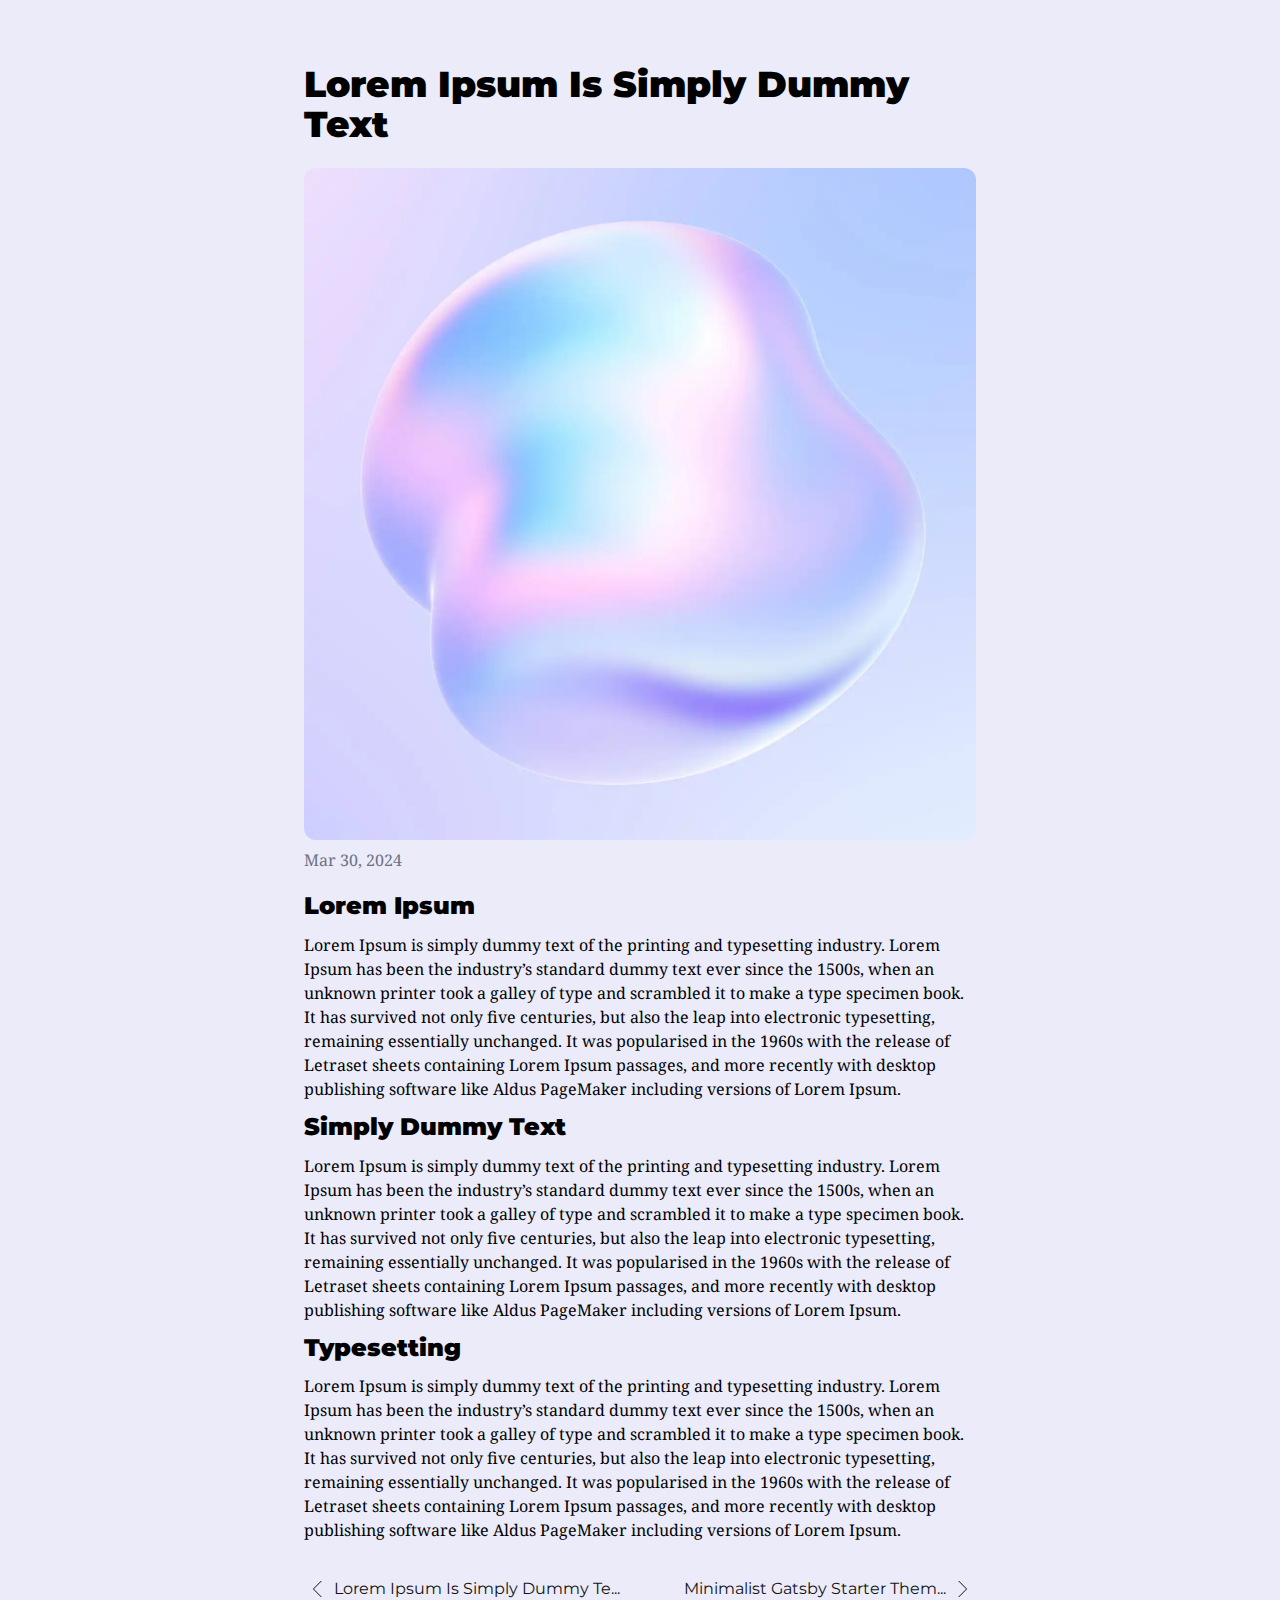
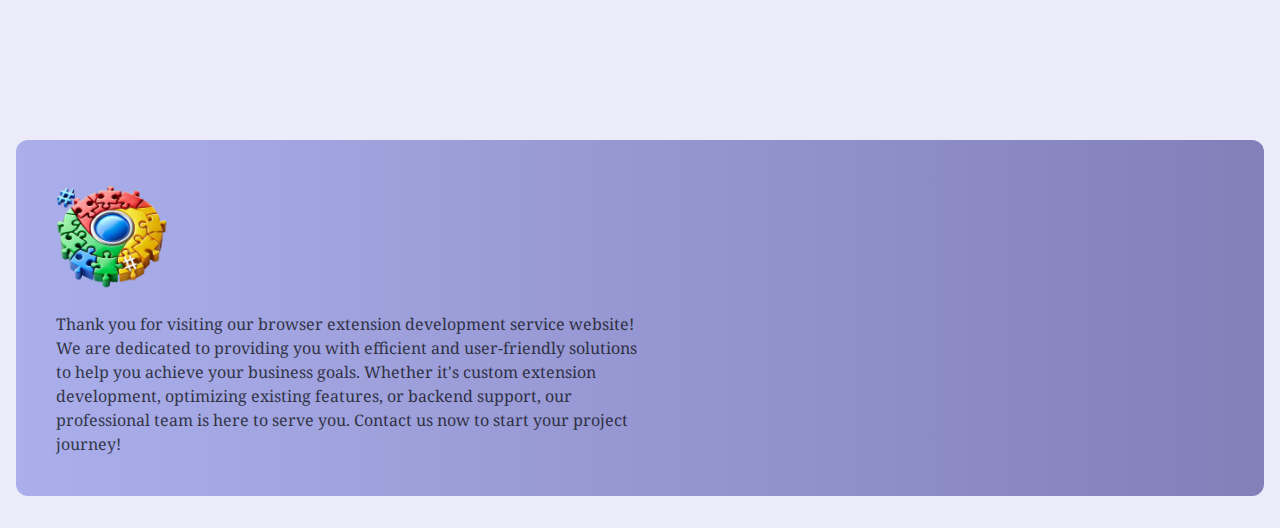
<file: blog/blog-post-1/index.html>
<!DOCTYPE html><html><head><meta charSet="utf-8"/><meta http-equiv="x-ua-compatible" content="ie=edge"/><meta name="viewport" content="width=device-width, initial-scale=1, shrink-to-fit=no"/><meta name="generator" content="Gatsby 5.13.7"/><meta name="theme-color" content="#ebebfa"/><style data-href="/styles.a4a2045c1a7287ccf511.css" data-identity="gatsby-global-css">@font-face{font-display:swap;font-family:Montserrat;font-style:normal;font-weight:400;src:url([data-uri]) format("woff2"),url(/static/montserrat-cyrillic-ext-400-normal-183f43730b586802d1a06098c4302abb.woff) format("woff");unicode-range:u+0460-052f,u+1c80-1c88,u+20b4,u+2de0-2dff,u+a640-a69f,u+fe2e-fe2f}@font-face{font-display:swap;font-family:Montserrat;font-style:normal;font-weight:400;src:url([data-uri]) format("woff2"),url(/static/montserrat-cyrillic-400-normal-439a7e91c905d22b35431683ff2554f4.woff) format("woff");unicode-range:u+0301,u+0400-045f,u+0490-0491,u+04b0-04b1,u+2116}@font-face{font-display:swap;font-family:Montserrat;font-style:normal;font-weight:400;src:url([data-uri]) format("woff2"),url([data-uri]) format("woff");unicode-range:u+0102-0103,u+0110-0111,u+0128-0129,u+0168-0169,u+01a0-01a1,u+01af-01b0,u+0300-0301,u+0303-0304,u+0308-0309,u+0323,u+0329,u+1ea0-1ef9,u+20ab}@font-face{font-display:swap;font-family:Montserrat;font-style:normal;font-weight:400;src:url(/static/montserrat-latin-ext-400-normal-83d2d15dd908a3cf998f71b2bfab3902.woff2) format("woff2"),url(/static/montserrat-latin-ext-400-normal-cf42d14e809c6fdc09293d394d19f1d1.woff) format("woff");unicode-range:u+0100-02af,u+0304,u+0308,u+0329,u+1e00-1e9f,u+1ef2-1eff,u+2020,u+20a0-20ab,u+20ad-20c0,u+2113,u+2c60-2c7f,u+a720-a7ff}@font-face{font-display:swap;font-family:Montserrat;font-style:normal;font-weight:400;src:url(/static/montserrat-latin-400-normal-9ef09180105730e3cb92149072fb90b8.woff2) format("woff2"),url(/static/montserrat-latin-400-normal-b48c3d9a8c0a49c1c7b4227697f00c48.woff) format("woff");unicode-range:u+00??,u+0131,u+0152-0153,u+02bb-02bc,u+02c6,u+02da,u+02dc,u+0304,u+0308,u+0329,u+2000-206f,u+2074,u+20ac,u+2122,u+2191,u+2193,u+2212,u+2215,u+feff,u+fffd}@font-face{font-display:swap;font-family:Montserrat;font-style:normal;font-weight:500;src:url([data-uri]) format("woff2"),url(/static/montserrat-cyrillic-ext-500-normal-9b54d68bdb60515ea339939c9de471f4.woff) format("woff");unicode-range:u+0460-052f,u+1c80-1c88,u+20b4,u+2de0-2dff,u+a640-a69f,u+fe2e-fe2f}@font-face{font-display:swap;font-family:Montserrat;font-style:normal;font-weight:500;src:url([data-uri]) format("woff2"),url(/static/montserrat-cyrillic-500-normal-076fea1f1bbdb4c825b8b3206b0256a7.woff) format("woff");unicode-range:u+0301,u+0400-045f,u+0490-0491,u+04b0-04b1,u+2116}@font-face{font-display:swap;font-family:Montserrat;font-style:normal;font-weight:500;src:url([data-uri]) format("woff2"),url([data-uri]) format("woff");unicode-range:u+0102-0103,u+0110-0111,u+0128-0129,u+0168-0169,u+01a0-01a1,u+01af-01b0,u+0300-0301,u+0303-0304,u+0308-0309,u+0323,u+0329,u+1ea0-1ef9,u+20ab}@font-face{font-display:swap;font-family:Montserrat;font-style:normal;font-weight:500;src:url(/static/montserrat-latin-ext-500-normal-53f945131a3b26d593f01b2c5c35d4eb.woff2) format("woff2"),url(/static/montserrat-latin-ext-500-normal-200823d8d6dd7ed946c4c5fae06f02c3.woff) format("woff");unicode-range:u+0100-02af,u+0304,u+0308,u+0329,u+1e00-1e9f,u+1ef2-1eff,u+2020,u+20a0-20ab,u+20ad-20c0,u+2113,u+2c60-2c7f,u+a720-a7ff}@font-face{font-display:swap;font-family:Montserrat;font-style:normal;font-weight:500;src:url(/static/montserrat-latin-500-normal-63b09632586acfb651b601c34e2355c6.woff2) format("woff2"),url(/static/montserrat-latin-500-normal-dc9466031ec251207907d2a101925a59.woff) format("woff");unicode-range:u+00??,u+0131,u+0152-0153,u+02bb-02bc,u+02c6,u+02da,u+02dc,u+0304,u+0308,u+0329,u+2000-206f,u+2074,u+20ac,u+2122,u+2191,u+2193,u+2212,u+2215,u+feff,u+fffd}@font-face{font-display:swap;font-family:Montserrat;font-style:normal;font-weight:600;src:url([data-uri]) format("woff2"),url(/static/montserrat-cyrillic-ext-600-normal-af75954af950433ae8f10cd9eb630370.woff) format("woff");unicode-range:u+0460-052f,u+1c80-1c88,u+20b4,u+2de0-2dff,u+a640-a69f,u+fe2e-fe2f}@font-face{font-display:swap;font-family:Montserrat;font-style:normal;font-weight:600;src:url([data-uri]) format("woff2"),url(/static/montserrat-cyrillic-600-normal-9332165021e9ce9c18d366571415876c.woff) format("woff");unicode-range:u+0301,u+0400-045f,u+0490-0491,u+04b0-04b1,u+2116}@font-face{font-display:swap;font-family:Montserrat;font-style:normal;font-weight:600;src:url([data-uri]) format("woff2"),url([data-uri]) format("woff");unicode-range:u+0102-0103,u+0110-0111,u+0128-0129,u+0168-0169,u+01a0-01a1,u+01af-01b0,u+0300-0301,u+0303-0304,u+0308-0309,u+0323,u+0329,u+1ea0-1ef9,u+20ab}@font-face{font-display:swap;font-family:Montserrat;font-style:normal;font-weight:600;src:url(/static/montserrat-latin-ext-600-normal-94f11761ec625a219b38afceae6900e8.woff2) format("woff2"),url(/static/montserrat-latin-ext-600-normal-3daf67ae480b743f1a18255c560967f5.woff) format("woff");unicode-range:u+0100-02af,u+0304,u+0308,u+0329,u+1e00-1e9f,u+1ef2-1eff,u+2020,u+20a0-20ab,u+20ad-20c0,u+2113,u+2c60-2c7f,u+a720-a7ff}@font-face{font-display:swap;font-family:Montserrat;font-style:normal;font-weight:600;src:url(/static/montserrat-latin-600-normal-4201798fe1a74331c39299f8888aa7cf.woff2) format("woff2"),url(/static/montserrat-latin-600-normal-002a67051dc399981892a5b415503d41.woff) format("woff");unicode-range:u+00??,u+0131,u+0152-0153,u+02bb-02bc,u+02c6,u+02da,u+02dc,u+0304,u+0308,u+0329,u+2000-206f,u+2074,u+20ac,u+2122,u+2191,u+2193,u+2212,u+2215,u+feff,u+fffd}@font-face{font-display:swap;font-family:Montserrat;font-style:normal;font-weight:900;src:url([data-uri]) format("woff2"),url(/static/montserrat-cyrillic-ext-900-normal-a237996823c169bd8910959e735f4a19.woff) format("woff");unicode-range:u+0460-052f,u+1c80-1c88,u+20b4,u+2de0-2dff,u+a640-a69f,u+fe2e-fe2f}@font-face{font-display:swap;font-family:Montserrat;font-style:normal;font-weight:900;src:url([data-uri]) format("woff2"),url(/static/montserrat-cyrillic-900-normal-db7573cff31578b8dde333ae203fb13a.woff) format("woff");unicode-range:u+0301,u+0400-045f,u+0490-0491,u+04b0-04b1,u+2116}@font-face{font-display:swap;font-family:Montserrat;font-style:normal;font-weight:900;src:url([data-uri]) format("woff2"),url([data-uri]) format("woff");unicode-range:u+0102-0103,u+0110-0111,u+0128-0129,u+0168-0169,u+01a0-01a1,u+01af-01b0,u+0300-0301,u+0303-0304,u+0308-0309,u+0323,u+0329,u+1ea0-1ef9,u+20ab}@font-face{font-display:swap;font-family:Montserrat;font-style:normal;font-weight:900;src:url(/static/montserrat-latin-ext-900-normal-d5c49a65f95ded75e434a7bdee149c96.woff2) format("woff2"),url(/static/montserrat-latin-ext-900-normal-46efa391d054283354c0b7d54895681d.woff) format("woff");unicode-range:u+0100-02af,u+0304,u+0308,u+0329,u+1e00-1e9f,u+1ef2-1eff,u+2020,u+20a0-20ab,u+20ad-20c0,u+2113,u+2c60-2c7f,u+a720-a7ff}@font-face{font-display:swap;font-family:Montserrat;font-style:normal;font-weight:900;src:url(/static/montserrat-latin-900-normal-55df880ad9bbd18ed75d2f21d584111c.woff2) format("woff2"),url(/static/montserrat-latin-900-normal-d933ac094a038c3332d07e0f61a8edb2.woff) format("woff");unicode-range:u+00??,u+0131,u+0152-0153,u+02bb-02bc,u+02c6,u+02da,u+02dc,u+0304,u+0308,u+0329,u+2000-206f,u+2074,u+20ac,u+2122,u+2191,u+2193,u+2212,u+2215,u+feff,u+fffd}@font-face{font-display:swap;font-family:"Noto Serif";font-style:normal;font-weight:400;src:url(/static/noto-serif-cyrillic-ext-400-normal-d1faee76ff52ecfdee96ad99b45f9ac7.woff2) format("woff2"),url(/static/noto-serif-cyrillic-ext-400-normal-f0b24ce40bb101735e0738582a9ef662.woff) format("woff");unicode-range:u+0460-052f,u+1c80-1c88,u+20b4,u+2de0-2dff,u+a640-a69f,u+fe2e-fe2f}@font-face{font-display:swap;font-family:"Noto Serif";font-style:normal;font-weight:400;src:url([data-uri]) format("woff2"),url([data-uri]) format("woff");unicode-range:u+0301,u+0400-045f,u+0490-0491,u+04b0-04b1,u+2116}@font-face{font-display:swap;font-family:"Noto Serif";font-style:normal;font-weight:400;src:url([data-uri]) format("woff2"),url([data-uri]) format("woff");unicode-range:u+1f??}@font-face{font-display:swap;font-family:"Noto Serif";font-style:normal;font-weight:400;src:url([data-uri]) format("woff2"),url(/static/noto-serif-greek-400-normal-5324153a4aaa4013ff246ed291d81750.woff) format("woff");unicode-range:u+0370-0377,u+037a-037f,u+0384-038a,u+038c,u+038e-03a1,u+03a3-03ff}@font-face{font-display:swap;font-family:"Noto Serif";font-style:normal;font-weight:400;src:url([data-uri]) format("woff2"),url([data-uri]) format("woff");unicode-range:u+0102-0103,u+0110-0111,u+0128-0129,u+0168-0169,u+01a0-01a1,u+01af-01b0,u+0300-0301,u+0303-0304,u+0308-0309,u+0323,u+0329,u+1ea0-1ef9,u+20ab}@font-face{font-display:swap;font-family:"Noto Serif";font-style:normal;font-weight:400;src:url(/static/noto-serif-latin-ext-400-normal-c780ae630ad44a3307205cc77d3bdf87.woff2) format("woff2"),url(/static/noto-serif-latin-ext-400-normal-bbb1ad699d940f9bf1b9501e209dd940.woff) format("woff");unicode-range:u+0100-02af,u+0304,u+0308,u+0329,u+1e00-1e9f,u+1ef2-1eff,u+2020,u+20a0-20ab,u+20ad-20c0,u+2113,u+2c60-2c7f,u+a720-a7ff}@font-face{font-display:swap;font-family:"Noto Serif";font-style:normal;font-weight:400;src:url(/static/noto-serif-latin-400-normal-bb7fbecd462918c6fe9dc86b3cde68da.woff2) format("woff2"),url(/static/noto-serif-latin-400-normal-99fd16fff583ca5c580239d0ea1817cd.woff) format("woff");unicode-range:u+00??,u+0131,u+0152-0153,u+02bb-02bc,u+02c6,u+02da,u+02dc,u+0304,u+0308,u+0329,u+2000-206f,u+2074,u+20ac,u+2122,u+2191,u+2193,u+2212,u+2215,u+feff,u+fffd}*,:after,:before{--tw-border-spacing-x:0;--tw-border-spacing-y:0;--tw-translate-x:0;--tw-translate-y:0;--tw-rotate:0;--tw-skew-x:0;--tw-skew-y:0;--tw-scale-x:1;--tw-scale-y:1;--tw-pan-x: ;--tw-pan-y: ;--tw-pinch-zoom: ;--tw-scroll-snap-strictness:proximity;--tw-gradient-from-position: ;--tw-gradient-via-position: ;--tw-gradient-to-position: ;--tw-ordinal: ;--tw-slashed-zero: ;--tw-numeric-figure: ;--tw-numeric-spacing: ;--tw-numeric-fraction: ;--tw-ring-inset: ;--tw-ring-offset-width:0px;--tw-ring-offset-color:#fff;--tw-ring-color:rgba(59,130,246,.5);--tw-ring-offset-shadow:0 0 #0000;--tw-ring-shadow:0 0 #0000;--tw-shadow:0 0 #0000;--tw-shadow-colored:0 0 #0000;--tw-blur: ;--tw-brightness: ;--tw-contrast: ;--tw-grayscale: ;--tw-hue-rotate: ;--tw-invert: ;--tw-saturate: ;--tw-sepia: ;--tw-drop-shadow: ;--tw-backdrop-blur: ;--tw-backdrop-brightness: ;--tw-backdrop-contrast: ;--tw-backdrop-grayscale: ;--tw-backdrop-hue-rotate: ;--tw-backdrop-invert: ;--tw-backdrop-opacity: ;--tw-backdrop-saturate: ;--tw-backdrop-sepia: ;--tw-contain-size: ;--tw-contain-layout: ;--tw-contain-paint: ;--tw-contain-style: }::backdrop{--tw-border-spacing-x:0;--tw-border-spacing-y:0;--tw-translate-x:0;--tw-translate-y:0;--tw-rotate:0;--tw-skew-x:0;--tw-skew-y:0;--tw-scale-x:1;--tw-scale-y:1;--tw-pan-x: ;--tw-pan-y: ;--tw-pinch-zoom: ;--tw-scroll-snap-strictness:proximity;--tw-gradient-from-position: ;--tw-gradient-via-position: ;--tw-gradient-to-position: ;--tw-ordinal: ;--tw-slashed-zero: ;--tw-numeric-figure: ;--tw-numeric-spacing: ;--tw-numeric-fraction: ;--tw-ring-inset: ;--tw-ring-offset-width:0px;--tw-ring-offset-color:#fff;--tw-ring-color:rgba(59,130,246,.5);--tw-ring-offset-shadow:0 0 #0000;--tw-ring-shadow:0 0 #0000;--tw-shadow:0 0 #0000;--tw-shadow-colored:0 0 #0000;--tw-blur: ;--tw-brightness: ;--tw-contrast: ;--tw-grayscale: ;--tw-hue-rotate: ;--tw-invert: ;--tw-saturate: ;--tw-sepia: ;--tw-drop-shadow: ;--tw-backdrop-blur: ;--tw-backdrop-brightness: ;--tw-backdrop-contrast: ;--tw-backdrop-grayscale: ;--tw-backdrop-hue-rotate: ;--tw-backdrop-invert: ;--tw-backdrop-opacity: ;--tw-backdrop-saturate: ;--tw-backdrop-sepia: ;--tw-contain-size: ;--tw-contain-layout: ;--tw-contain-paint: ;--tw-contain-style: }/*
! tailwindcss v3.4.13 | MIT License | https://tailwindcss.com
*/*,:after,:before{border:0 solid #e5e7eb;box-sizing:border-box}:after,:before{--tw-content:""}:host,html{-webkit-text-size-adjust:100%;font-feature-settings:normal;-webkit-tap-highlight-color:transparent;font-family:ui-sans-serif,system-ui,sans-serif,Apple Color Emoji,Segoe UI Emoji,Segoe UI Symbol,Noto Color Emoji;font-variation-settings:normal;line-height:1.5;-moz-tab-size:4;-o-tab-size:4;tab-size:4}body{line-height:inherit;margin:0}hr{border-top-width:1px;color:inherit;height:0}abbr:where([title]){-webkit-text-decoration:underline dotted;text-decoration:underline dotted}h1,h2,h3,h4,h5,h6{font-size:inherit;font-weight:inherit}a{color:inherit;text-decoration:inherit}b,strong{font-weight:bolder}code,kbd,pre,samp{font-feature-settings:normal;font-family:ui-monospace,SFMono-Regular,Menlo,Monaco,Consolas,Liberation Mono,Courier New,monospace;font-size:1em;font-variation-settings:normal}small{font-size:80%}sub,sup{font-size:75%;line-height:0;position:relative;vertical-align:baseline}sub{bottom:-.25em}sup{top:-.5em}table{border-collapse:collapse;border-color:inherit;text-indent:0}button,input,optgroup,select,textarea{font-feature-settings:inherit;color:inherit;font-family:inherit;font-size:100%;font-variation-settings:inherit;font-weight:inherit;letter-spacing:inherit;line-height:inherit;margin:0;padding:0}button,select{text-transform:none}button,input:where([type=button]),input:where([type=reset]),input:where([type=submit]){-webkit-appearance:button;background-color:transparent;background-image:none}:-moz-focusring{outline:auto}:-moz-ui-invalid{box-shadow:none}progress{vertical-align:baseline}::-webkit-inner-spin-button,::-webkit-outer-spin-button{height:auto}[type=search]{-webkit-appearance:textfield;outline-offset:-2px}::-webkit-search-decoration{-webkit-appearance:none}::-webkit-file-upload-button{-webkit-appearance:button;font:inherit}summary{display:list-item}blockquote,dd,dl,figure,h1,h2,h3,h4,h5,h6,hr,p,pre{margin:0}fieldset{margin:0}fieldset,legend{padding:0}menu,ol,ul{list-style:none;margin:0;padding:0}dialog{padding:0}textarea{resize:vertical}input::-moz-placeholder,textarea::-moz-placeholder{color:#9ca3af;opacity:1}input::placeholder,textarea::placeholder{color:#9ca3af;opacity:1}[role=button],button{cursor:pointer}:disabled{cursor:default}audio,canvas,embed,iframe,img,object,svg,video{display:block;vertical-align:middle}img,video{height:auto;max-width:100%}[hidden]{display:none}a{color:#fff}body{background-color:#ebebfa}.pointer-events-none{pointer-events:none}.absolute{position:absolute}.relative{position:relative}.inset-0{inset:0}.m-4{margin:1rem}.m-5{margin:1.25rem}.m-6{margin:1.5rem}.mx-auto{margin-left:auto;margin-right:auto}.my-10{margin-bottom:2.5rem;margin-top:2.5rem}.my-20{margin-bottom:5rem;margin-top:5rem}.my-4{margin-bottom:1rem;margin-top:1rem}.my-5{margin-bottom:1.25rem;margin-top:1.25rem}.-mr-2{margin-right:-.5rem}.mb-12{margin-bottom:3rem}.mb-14{margin-bottom:3.5rem}.mb-2{margin-bottom:.5rem}.mb-3{margin-bottom:.75rem}.mb-4{margin-bottom:1rem}.mb-5{margin-bottom:1.25rem}.mb-6{margin-bottom:1.5rem}.mb-8{margin-bottom:2rem}.ml-10{margin-left:2.5rem}.ml-2{margin-left:.5rem}.ml-4{margin-left:1rem}.mr-5{margin-right:1.25rem}.ms-2{margin-inline-start:.5rem}.mt-10{margin-top:2.5rem}.mt-14{margin-top:3.5rem}.mt-2{margin-top:.5rem}.mt-20{margin-top:5rem}.mt-3{margin-top:.75rem}.mt-4{margin-top:1rem}.mt-5{margin-top:1.25rem}.inline-block{display:inline-block}.flex{display:flex}.inline-flex{display:inline-flex}.grid{display:grid}.hidden{display:none}.h-16{height:4rem}.h-3\.5{height:.875rem}.h-48{height:12rem}.h-72{height:18rem}.h-8{height:2rem}.h-96{height:24rem}.h-auto{height:auto}.h-full{height:100%}.max-h-28{max-height:7rem}.max-h-80{max-height:20rem}.max-h-96{max-height:24rem}.w-1\/2{width:50%}.w-1\/3{width:33.333333%}.w-1\/4{width:25%}.w-11\/12{width:91.666667%}.w-2\/4{width:50%}.w-3\.5{width:.875rem}.w-3\/4{width:75%}.w-8{width:2rem}.w-auto{width:auto}.w-full{width:100%}.w-screen{width:100vw}.max-w-2xl{max-width:42rem}.max-w-7xl{max-width:80rem}.max-w-screen-xl{max-width:1280px}.max-w-xs{max-width:20rem}.flex-1{flex:1 1 0%}.flex-shrink-0,.shrink-0{flex-shrink:0}.grow{flex-grow:1}.grow-0{flex-grow:0}.basis-auto{flex-basis:auto}.appearance-none{-webkit-appearance:none;-moz-appearance:none;appearance:none}.columns-1{-moz-columns:1;column-count:1}.grid-cols-2{grid-template-columns:repeat(2,minmax(0,1fr))}.grid-cols-3{grid-template-columns:repeat(3,minmax(0,1fr))}.flex-row{flex-direction:row}.flex-col{flex-direction:column}.flex-col-reverse{flex-direction:column-reverse}.flex-wrap{flex-wrap:wrap}.content-center{align-content:center}.items-start{align-items:flex-start}.items-end{align-items:flex-end}.items-center{align-items:center}.justify-end{justify-content:flex-end}.justify-center{justify-content:center}.justify-between{justify-content:space-between}.justify-items-center{justify-items:center}.gap-10{gap:2.5rem}.gap-16{gap:4rem}.gap-4{gap:1rem}.gap-5{gap:1.25rem}.gap-8{gap:2rem}.space-x-4>:not([hidden])~:not([hidden]){--tw-space-x-reverse:0;margin-left:calc(1rem*(1 - var(--tw-space-x-reverse)));margin-right:calc(1rem*var(--tw-space-x-reverse))}.space-y-1>:not([hidden])~:not([hidden]){--tw-space-y-reverse:0;margin-bottom:calc(.25rem*var(--tw-space-y-reverse));margin-top:calc(.25rem*(1 - var(--tw-space-y-reverse)))}.overflow-hidden{overflow:hidden}.rounded-lg{border-radius:.5rem}.rounded-md{border-radius:.375rem}.rounded-xl{border-radius:.75rem}.border{border-width:1px}.border-black{--tw-border-opacity:1;border-color:rgb(0 0 0/var(--tw-border-opacity))}.border-gray-200{--tw-border-opacity:1;border-color:rgb(229 231 235/var(--tw-border-opacity))}.border-purple{--tw-border-opacity:1;border-color:rgb(130 127 185/var(--tw-border-opacity))}.border-transparent{border-color:transparent}.bg-bg{background-color:#ebebfa}.bg-dp{--tw-bg-opacity:1;background-color:rgb(82 80 116/var(--tw-bg-opacity))}.bg-gray-100{--tw-bg-opacity:1;background-color:rgb(243 244 246/var(--tw-bg-opacity))}.bg-purple{--tw-bg-opacity:1;background-color:rgb(130 127 185/var(--tw-bg-opacity))}.bg-transparent{background-color:transparent}.bg-white{--tw-bg-opacity:1;background-color:rgb(255 255 255/var(--tw-bg-opacity))}.bg-white\/30{background-color:hsla(0,0%,100%,.3)}.bg-opacity-20{--tw-bg-opacity:0.2}.bg-\[url\(\'\.\.\/images\/holographic-background\.webp\'\)\]{background-image:url(/static/holographic-background-da2aab476360dd90bfca4860baf759c4.webp)}.bg-gradient-to-r{background-image:linear-gradient(to right,var(--tw-gradient-stops))}.bg-gradient-to-t{background-image:linear-gradient(to top,var(--tw-gradient-stops))}.from-gray-800{--tw-gradient-from:#1f2937 var(--tw-gradient-from-position);--tw-gradient-to:rgba(31,41,55,0) var(--tw-gradient-to-position);--tw-gradient-stops:var(--tw-gradient-from),var(--tw-gradient-to)}.from-pink{--tw-gradient-from:#aaafeb var(--tw-gradient-from-position);--tw-gradient-to:rgba(170,175,235,0) var(--tw-gradient-to-position);--tw-gradient-stops:var(--tw-gradient-from),var(--tw-gradient-to)}.via-transparent{--tw-gradient-to:transparent var(--tw-gradient-to-position);--tw-gradient-stops:var(--tw-gradient-from),transparent var(--tw-gradient-via-position),var(--tw-gradient-to)}.to-purple{--tw-gradient-to:#827fb9 var(--tw-gradient-to-position)}.to-transparent{--tw-gradient-to:transparent var(--tw-gradient-to-position)}.object-cover{-o-object-fit:cover;object-fit:cover}.object-center{-o-object-position:center;object-position:center}.p-10{padding:2.5rem}.p-12{padding:3rem}.p-2{padding:.5rem}.p-4{padding:1rem}.p-5{padding:1.25rem}.p-8{padding:2rem}.px-2{padding-left:.5rem;padding-right:.5rem}.px-3{padding-left:.75rem;padding-right:.75rem}.px-4{padding-left:1rem;padding-right:1rem}.px-5{padding-left:1.25rem;padding-right:1.25rem}.px-6{padding-left:1.5rem;padding-right:1.5rem}.px-8{padding-left:2rem;padding-right:2rem}.py-2{padding-bottom:.5rem;padding-top:.5rem}.py-2\.5{padding-bottom:.625rem;padding-top:.625rem}.py-3{padding-bottom:.75rem;padding-top:.75rem}.py-5{padding-bottom:1.25rem;padding-top:1.25rem}.pb-16{padding-bottom:4rem}.pl-4{padding-left:1rem}.pt-2{padding-top:.5rem}.pt-6{padding-top:1.5rem}.pt-8{padding-top:2rem}.text-center{text-align:center}.align-middle{vertical-align:middle}.font-montserrat{font-family:Montserrat,sans-serif}.font-notoserif{font-family:Noto Serif,sans-serif}.text-2xl{font-size:1.5rem;line-height:2rem}.text-3xl{font-size:1.875rem;line-height:2.25rem}.text-4xl{font-size:2.25rem;line-height:2.5rem}.text-5xl{font-size:3rem;line-height:1}.text-6xl{font-size:3.75rem;line-height:1}.text-base{font-size:1rem;line-height:1.5rem}.text-lg{font-size:1.125rem;line-height:1.75rem}.text-sm{font-size:.875rem;line-height:1.25rem}.text-xl{font-size:1.25rem;line-height:1.75rem}.text-xs{font-size:.75rem;line-height:1rem}.font-bold{font-weight:700}.font-extrabold{font-weight:800}.font-medium{font-weight:500}.font-normal{font-weight:400}.font-semibold{font-weight:600}.leading-snug{line-height:1.375}.leading-tight{line-height:1.25}.text-\[\#000000\],.text-black{--tw-text-opacity:1;color:rgb(0 0 0/var(--tw-text-opacity))}.text-gray-500{--tw-text-opacity:1;color:rgb(107 114 128/var(--tw-text-opacity))}.text-gray-800{--tw-text-opacity:1;color:rgb(31 41 55/var(--tw-text-opacity))}.text-gray-900{--tw-text-opacity:1;color:rgb(17 24 39/var(--tw-text-opacity))}.text-white{--tw-text-opacity:1;color:rgb(255 255 255/var(--tw-text-opacity))}.underline{text-decoration-line:underline}.decoration-pink{text-decoration-color:#aaafeb}.opacity-50{opacity:.5}.opacity-60{opacity:.6}.opacity-70{opacity:.7}.filter{filter:var(--tw-blur) var(--tw-brightness) var(--tw-contrast) var(--tw-grayscale) var(--tw-hue-rotate) var(--tw-invert) var(--tw-saturate) var(--tw-sepia) var(--tw-drop-shadow)}.backdrop-blur-sm{--tw-backdrop-blur:blur(4px);-webkit-backdrop-filter:var(--tw-backdrop-blur) var(--tw-backdrop-brightness) var(--tw-backdrop-contrast) var(--tw-backdrop-grayscale) var(--tw-backdrop-hue-rotate) var(--tw-backdrop-invert) var(--tw-backdrop-opacity) var(--tw-backdrop-saturate) var(--tw-backdrop-sepia);backdrop-filter:var(--tw-backdrop-blur) var(--tw-backdrop-brightness) var(--tw-backdrop-contrast) var(--tw-backdrop-grayscale) var(--tw-backdrop-hue-rotate) var(--tw-backdrop-invert) var(--tw-backdrop-opacity) var(--tw-backdrop-saturate) var(--tw-backdrop-sepia)}.transition{transition-duration:.15s;transition-property:color,background-color,border-color,text-decoration-color,fill,stroke,opacity,box-shadow,transform,filter,-webkit-backdrop-filter;transition-property:color,background-color,border-color,text-decoration-color,fill,stroke,opacity,box-shadow,transform,filter,backdrop-filter;transition-property:color,background-color,border-color,text-decoration-color,fill,stroke,opacity,box-shadow,transform,filter,backdrop-filter,-webkit-backdrop-filter;transition-timing-function:cubic-bezier(.4,0,.2,1)}.transition-all{transition-duration:.15s;transition-property:all;transition-timing-function:cubic-bezier(.4,0,.2,1)}.duration-1000{transition-duration:1s}.duration-200{transition-duration:.2s}.ease-in-out{transition-timing-function:cubic-bezier(.4,0,.2,1)}.text-gradient{-webkit-text-fill-color:transparent;-webkit-background-clip:text;background-clip:text}input,p,textarea{font-family:"Noto Serif",sans-serif;font-size:1rem!important;line-height:1.5rem!important}a,h1,h2,h3,h4,h5,h6,span{font-family:Montserrat,sans-serif}a{font-size:1rem!important}body,html{overflow-x:hidden}.pb-3{align-items:center;display:flex;flex-direction:column;padding-bottom:.75rem}.footer.max-w-7xl.mx-auto.p-20.mt-10.rounded-xl{background:linear-gradient(90deg,#796a99,#554970)}.md\:hidden{background-color:#ebebfa;border-radius:0 0 10px 10px}.w-3\.5{padding-left:5px}.\34 04-p{align-items:center;display:flex;flex-direction:column;padding:40px 0}.after\:absolute:after{content:var(--tw-content);position:absolute}.after\:bottom-0:after{bottom:0;content:var(--tw-content)}.after\:left-0:after{content:var(--tw-content);left:0}.after\:h-0\.5:after{content:var(--tw-content);height:.125rem}.after\:w-0:after{content:var(--tw-content);width:0}.after\:rounded:after{border-radius:.25rem;content:var(--tw-content)}.after\:bg-purple:after{--tw-bg-opacity:1;background-color:rgb(130 127 185/var(--tw-bg-opacity));content:var(--tw-content)}.after\:transition-all:after{content:var(--tw-content);transition-duration:.15s;transition-property:all;transition-timing-function:cubic-bezier(.4,0,.2,1)}.after\:duration-300:after{content:var(--tw-content);transition-duration:.3s}.hover\:bg-purple:hover{--tw-bg-opacity:1;background-color:rgb(130 127 185/var(--tw-bg-opacity))}.hover\:bg-transparent:hover{background-color:transparent}.hover\:text-black:hover{--tw-text-opacity:1;color:rgb(0 0 0/var(--tw-text-opacity))}.hover\:text-purple:hover{--tw-text-opacity:1;color:rgb(130 127 185/var(--tw-text-opacity))}.hover\:text-white:hover{--tw-text-opacity:1;color:rgb(255 255 255/var(--tw-text-opacity))}.hover\:opacity-100:hover{opacity:1}.hover\:ease-in-out:hover{transition-timing-function:cubic-bezier(.4,0,.2,1)}.hover\:after\:w-full:hover:after{content:var(--tw-content);width:100%}.focus\:border-transparent:focus{border-color:transparent}.focus\:outline-none:focus{outline:2px solid transparent;outline-offset:2px}.focus\:ring-2:focus{--tw-ring-offset-shadow:var(--tw-ring-inset) 0 0 0 var(--tw-ring-offset-width) var(--tw-ring-offset-color);--tw-ring-shadow:var(--tw-ring-inset) 0 0 0 calc(2px + var(--tw-ring-offset-width)) var(--tw-ring-color);box-shadow:var(--tw-ring-offset-shadow),var(--tw-ring-shadow),var(--tw-shadow,0 0 #0000)}.focus\:ring-purple:focus{--tw-ring-opacity:1;--tw-ring-color:rgb(130 127 185/var(--tw-ring-opacity))}.group:hover .group-hover\:scale-110{--tw-scale-x:1.1;--tw-scale-y:1.1;transform:translate(var(--tw-translate-x),var(--tw-translate-y)) rotate(var(--tw-rotate)) skewX(var(--tw-skew-x)) skewY(var(--tw-skew-y)) scaleX(var(--tw-scale-x)) scaleY(var(--tw-scale-y))}@media (min-width:320px){.xxs\:mx-4{margin-left:1rem;margin-right:1rem}.xxs\:mb-4{margin-bottom:1rem}.xxs\:mb-5{margin-bottom:1.25rem}.xxs\:ml-0{margin-left:0}.xxs\:mr-0{margin-right:0}.xxs\:mt-2{margin-top:.5rem}.xxs\:mt-5{margin-top:1.25rem}.xxs\:hidden{display:none}.xxs\:h-96{height:24rem}.xxs\:w-full{width:100%}.xxs\:grid-cols-1{grid-template-columns:repeat(1,minmax(0,1fr))}.xxs\:flex-col{flex-direction:column}.xxs\:flex-col-reverse{flex-direction:column-reverse}.xxs\:rounded-xl{border-radius:.75rem}.xxs\:bg-dp{--tw-bg-opacity:1;background-color:rgb(82 80 116/var(--tw-bg-opacity))}.xxs\:p-5{padding:1.25rem}.xxs\:text-2xl{font-size:1.5rem;line-height:2rem}.xxs\:text-lg{font-size:1.125rem;line-height:1.75rem}.xxs\:text-sm{font-size:.875rem;line-height:1.25rem}.xxs\:text-xs{font-size:.75rem;line-height:1rem}.xxs\:font-normal{font-weight:400}}@media (min-width:425px){.xs\:mb-4{margin-bottom:1rem}.xs\:h-96{height:24rem}.xs\:w-full{width:100%}.xs\:flex-col{flex-direction:column}.xs\:flex-col-reverse{flex-direction:column-reverse}.xs\:rounded-xl{border-radius:.75rem}.xs\:bg-dp{--tw-bg-opacity:1;background-color:rgb(82 80 116/var(--tw-bg-opacity))}.xs\:text-3xl{font-size:1.875rem;line-height:2.25rem}.xs\:text-lg{font-size:1.125rem;line-height:1.75rem}.xs\:text-xl{font-size:1.25rem;line-height:1.75rem}.xs\:text-xs{font-size:.75rem;line-height:1rem}}@media (min-width:640px){.sm\:mx-auto{margin-left:auto;margin-right:auto}.sm\:mb-4{margin-bottom:1rem}.sm\:ml-3{margin-left:.75rem}.sm\:ml-5{margin-left:1.25rem}.sm\:mr-5{margin-right:1.25rem}.sm\:mt-0{margin-top:0}.sm\:mt-12{margin-top:3rem}.sm\:mt-5{margin-top:1.25rem}.sm\:mt-8{margin-top:2rem}.sm\:block{display:block}.sm\:flex{display:flex}.sm\:hidden{display:none}.sm\:h-96{height:24rem}.sm\:w-1\/3{width:33.333333%}.sm\:w-3\/4{width:75%}.sm\:w-4\/6{width:66.666667%}.sm\:w-full{width:100%}.sm\:max-w-xl{max-width:36rem}.sm\:columns-2{-moz-columns:2;column-count:2}.sm\:grid-cols-2{grid-template-columns:repeat(2,minmax(0,1fr))}.sm\:grid-cols-3{grid-template-columns:repeat(3,minmax(0,1fr))}.sm\:flex-row{flex-direction:row}.sm\:justify-start{justify-content:flex-start}.sm\:justify-center{justify-content:center}.sm\:gap-8{gap:2rem}.sm\:px-3{padding-left:.75rem;padding-right:.75rem}.sm\:px-6{padding-left:1.5rem;padding-right:1.5rem}.sm\:text-2xl{font-size:1.5rem;line-height:2rem}.sm\:text-3xl{font-size:1.875rem;line-height:2.25rem}.sm\:text-5xl{font-size:3rem;line-height:1}.sm\:text-lg{font-size:1.125rem;line-height:1.75rem}.sm\:text-sm{font-size:.875rem;line-height:1.25rem}.sm\:text-xl{font-size:1.25rem;line-height:1.75rem}.sm\:text-xs{font-size:.75rem;line-height:1rem}}@media (min-width:920px){.md\:col-span-2{grid-column:span 2/span 2}.md\:ml-5{margin-left:1.25rem}.md\:mt-16{margin-top:4rem}.md\:mt-5{margin-top:1.25rem}.md\:block{display:block}.md\:hidden{display:none}.md\:h-80{height:20rem}.md\:w-6\/12{width:50%}.md\:columns-3{-moz-columns:3;column-count:3}.md\:grid-cols-2{grid-template-columns:repeat(2,minmax(0,1fr))}.md\:gap-6{gap:1.5rem}.md\:p-12{padding:3rem}.md\:px-10{padding-left:2.5rem;padding-right:2.5rem}.md\:px-3{padding-left:.75rem;padding-right:.75rem}.md\:py-3{padding-bottom:.75rem;padding-top:.75rem}.md\:text-lg{font-size:1.125rem;line-height:1.75rem}.md\:text-sm{font-size:.875rem;line-height:1.25rem}.md\:text-xl{font-size:1.25rem;line-height:1.75rem}}@media (min-width:1024px){.lg\:inset-y-0{bottom:0;top:0}.lg\:right-0{right:0}.lg\:m-5{margin:1.25rem}.lg\:mx-0{margin-left:0;margin-right:0}.lg\:mb-2{margin-bottom:.5rem}.lg\:mb-6{margin-bottom:1.5rem}.lg\:mb-8{margin-bottom:2rem}.lg\:mt-20{margin-top:5rem}.lg\:block{display:block}.lg\:flex{display:flex}.lg\:w-1\/2{width:50%}.lg\:w-1\/3{width:33.333333%}.lg\:w-full{width:100%}.lg\:columns-4{-moz-columns:4;column-count:4}.lg\:grid-cols-2{grid-template-columns:repeat(2,minmax(0,1fr))}.lg\:grid-cols-3{grid-template-columns:repeat(3,minmax(0,1fr))}.lg\:flex-row{flex-direction:row}.lg\:justify-start{justify-content:flex-start}.lg\:justify-end{justify-content:flex-end}.lg\:rounded-xl{border-radius:.75rem}.lg\:bg-dp{--tw-bg-opacity:1;background-color:rgb(82 80 116/var(--tw-bg-opacity))}.lg\:p-10{padding:2.5rem}.lg\:p-12{padding:3rem}.lg\:px-0{padding-left:0;padding-right:0}.lg\:px-3{padding-left:.75rem;padding-right:.75rem}.lg\:px-6{padding-left:1.5rem;padding-right:1.5rem}.lg\:pb-24{padding-bottom:6rem}.lg\:pt-16{padding-top:4rem}.lg\:pt-8{padding-top:2rem}.lg\:text-left{text-align:left}.lg\:text-4xl{font-size:2.25rem;line-height:2.5rem}.lg\:text-6xl{font-size:3.75rem;line-height:1}.lg\:text-lg{font-size:1.125rem;line-height:1.75rem}}@media (min-width:1280px){.xl\:mt-28{margin-top:7rem}.xl\:gap-8{gap:2rem}}.rtl\:rotate-180:where([dir=rtl],[dir=rtl] *){--tw-rotate:180deg;transform:translate(var(--tw-translate-x),var(--tw-translate-y)) rotate(var(--tw-rotate)) skewX(var(--tw-skew-x)) skewY(var(--tw-skew-y)) scaleX(var(--tw-scale-x)) scaleY(var(--tw-scale-y))}@media (prefers-color-scheme:dark){.dark\:text-black{--tw-text-opacity:1;color:rgb(0 0 0/var(--tw-text-opacity))}.dark\:text-gray-400{--tw-text-opacity:1;color:rgb(156 163 175/var(--tw-text-opacity))}.dark\:text-white{--tw-text-opacity:1;color:rgb(255 255 255/var(--tw-text-opacity))}}.\[\&\>img\:not\(\:first-child\)\]\:mt-8>img:not(:first-child){margin-top:2rem}</style><style>.gatsby-image-wrapper{position:relative;overflow:hidden}.gatsby-image-wrapper picture.object-fit-polyfill{position:static!important}.gatsby-image-wrapper img{bottom:0;height:100%;left:0;margin:0;max-width:none;padding:0;position:absolute;right:0;top:0;width:100%;object-fit:cover}.gatsby-image-wrapper [data-main-image]{opacity:0;transform:translateZ(0);transition:opacity .25s linear;will-change:opacity}.gatsby-image-wrapper-constrained{display:inline-block;vertical-align:top}</style><noscript><style>.gatsby-image-wrapper noscript [data-main-image]{opacity:1!important}.gatsby-image-wrapper [data-placeholder-image]{opacity:0!important}</style></noscript><script type="module">const e="undefined"!=typeof HTMLImageElement&&"loading"in HTMLImageElement.prototype;e&&document.body.addEventListener("load",(function(e){const t=e.target;if(void 0===t.dataset.mainImage)return;if(void 0===t.dataset.gatsbyImageSsr)return;let a=null,n=t;for(;null===a&&n;)void 0!==n.parentNode.dataset.gatsbyImageWrapper&&(a=n.parentNode),n=n.parentNode;const o=a.querySelector("[data-placeholder-image]"),r=new Image;r.src=t.currentSrc,r.decode().catch((()=>{})).then((()=>{t.style.opacity=1,o&&(o.style.opacity=0,o.style.transition="opacity 500ms linear")}))}),!0);</script><link rel="icon" href="/favicon-32x32.png?v=5bd82dd8ee86d77f76b84d32c6f15964" type="image/png"/><link rel="manifest" href="/manifest.webmanifest" crossorigin="anonymous"/><link rel="apple-touch-icon" sizes="48x48" href="/icons/icon-48x48.png?v=5bd82dd8ee86d77f76b84d32c6f15964"/><link rel="apple-touch-icon" sizes="72x72" href="/icons/icon-72x72.png?v=5bd82dd8ee86d77f76b84d32c6f15964"/><link rel="apple-touch-icon" sizes="96x96" href="/icons/icon-96x96.png?v=5bd82dd8ee86d77f76b84d32c6f15964"/><link rel="apple-touch-icon" sizes="144x144" href="/icons/icon-144x144.png?v=5bd82dd8ee86d77f76b84d32c6f15964"/><link rel="apple-touch-icon" sizes="192x192" href="/icons/icon-192x192.png?v=5bd82dd8ee86d77f76b84d32c6f15964"/><link rel="apple-touch-icon" sizes="256x256" href="/icons/icon-256x256.png?v=5bd82dd8ee86d77f76b84d32c6f15964"/><link rel="apple-touch-icon" sizes="384x384" href="/icons/icon-384x384.png?v=5bd82dd8ee86d77f76b84d32c6f15964"/><link rel="apple-touch-icon" sizes="512x512" href="/icons/icon-512x512.png?v=5bd82dd8ee86d77f76b84d32c6f15964"/><link rel="sitemap" type="application/xml" href="/sitemap-index.xml"/></head><body><div id="___gatsby"><div style="outline:none" tabindex="-1" id="gatsby-focus-wrapper"><div><main class="pt-8 pb-16 lg:pt-16 lg:pb-24"><div class="flex justify-between px-4 mx-auto max-w-screen-xl "><article class="mx-auto w-full max-w-2xl format format-sm sm:format-base lg:format-lg format-blue dark:format-invert"><header class="mb-4 lg:mb-6 not-format"><h1 class="mb-4 text-3xl font-extrabold leading-tight text-[#000000] lg:mb-6 lg:text-4xl dark:text-black">Lorem Ipsum Is Simply Dummy Text</h1></header><div class="post-content-image"><div data-gatsby-image-wrapper="" class="gatsby-image-wrapper lg:mb-2 overflow-hidden rounded-xl"><div aria-hidden="true" style="padding-top:100%"></div><div aria-hidden="true" data-placeholder-image="" style="opacity:1;transition:opacity 500ms linear;background-color:#d8d8f8;position:absolute;top:0;left:0;bottom:0;right:0"></div><picture><source type="image/webp" data-srcset="/static/f3dabe2133f1bc45d22bc19b2b400b10/4f03f/Holographic-Liquid-1.webp 750w,/static/f3dabe2133f1bc45d22bc19b2b400b10/4f506/Holographic-Liquid-1.webp 1080w,/static/f3dabe2133f1bc45d22bc19b2b400b10/f0a0a/Holographic-Liquid-1.webp 1366w,/static/f3dabe2133f1bc45d22bc19b2b400b10/a9530/Holographic-Liquid-1.webp 1732w" sizes="100vw"/><img data-gatsby-image-ssr="" data-main-image="" style="opacity:0" sizes="100vw" decoding="async" loading="lazy" data-src="/static/f3dabe2133f1bc45d22bc19b2b400b10/5f890/Holographic-Liquid-1.jpg" data-srcset="/static/f3dabe2133f1bc45d22bc19b2b400b10/0f5ce/Holographic-Liquid-1.jpg 750w,/static/f3dabe2133f1bc45d22bc19b2b400b10/b74b1/Holographic-Liquid-1.jpg 1080w,/static/f3dabe2133f1bc45d22bc19b2b400b10/6e2bb/Holographic-Liquid-1.jpg 1366w,/static/f3dabe2133f1bc45d22bc19b2b400b10/5f890/Holographic-Liquid-1.jpg 1732w" alt="Lorem Ipsum Is Simply Dummy Text"/></picture><noscript><picture><source type="image/webp" srcSet="/static/f3dabe2133f1bc45d22bc19b2b400b10/4f03f/Holographic-Liquid-1.webp 750w,/static/f3dabe2133f1bc45d22bc19b2b400b10/4f506/Holographic-Liquid-1.webp 1080w,/static/f3dabe2133f1bc45d22bc19b2b400b10/f0a0a/Holographic-Liquid-1.webp 1366w,/static/f3dabe2133f1bc45d22bc19b2b400b10/a9530/Holographic-Liquid-1.webp 1732w" sizes="100vw"/><img data-gatsby-image-ssr="" data-main-image="" style="opacity:0" sizes="100vw" decoding="async" loading="lazy" src="/static/f3dabe2133f1bc45d22bc19b2b400b10/5f890/Holographic-Liquid-1.jpg" srcSet="/static/f3dabe2133f1bc45d22bc19b2b400b10/0f5ce/Holographic-Liquid-1.jpg 750w,/static/f3dabe2133f1bc45d22bc19b2b400b10/b74b1/Holographic-Liquid-1.jpg 1080w,/static/f3dabe2133f1bc45d22bc19b2b400b10/6e2bb/Holographic-Liquid-1.jpg 1366w,/static/f3dabe2133f1bc45d22bc19b2b400b10/5f890/Holographic-Liquid-1.jpg 1732w" alt="Lorem Ipsum Is Simply Dummy Text"/></picture></noscript><script type="module">const t="undefined"!=typeof HTMLImageElement&&"loading"in HTMLImageElement.prototype;if(t){const t=document.querySelectorAll("img[data-main-image]");for(let e of t){e.dataset.src&&(e.setAttribute("src",e.dataset.src),e.removeAttribute("data-src")),e.dataset.srcset&&(e.setAttribute("srcset",e.dataset.srcset),e.removeAttribute("data-srcset"));const t=e.parentNode.querySelectorAll("source[data-srcset]");for(let e of t)e.setAttribute("srcset",e.dataset.srcset),e.removeAttribute("data-srcset");e.complete&&(e.style.opacity=1,e.parentNode.parentNode.querySelector("[data-placeholder-image]").style.opacity=0)}}</script></div></div><p class="text-base text-gray-500 dark:text-gray-400 lg:mb-2"><time dateTime="2024-03-29" title="March 30, 2024">Mar 30, 2024</time></p><div class="sc-blHHSb JwmHV post-content-body text-[#000000]"><h2>Lorem Ipsum</h2>
<p>Lorem Ipsum is simply dummy text of the printing and typesetting industry. Lorem Ipsum has been the industry’s standard dummy text ever since the 1500s, when an unknown printer took a galley of type and scrambled it to make a type specimen book. It has survived not only five centuries, but also the leap into electronic typesetting, remaining essentially unchanged. It was popularised in the 1960s with the release of Letraset sheets containing Lorem Ipsum passages, and more recently with desktop publishing software like Aldus PageMaker including versions of Lorem Ipsum.</p>
<h2>Simply Dummy Text</h2>
<p>Lorem Ipsum is simply dummy text of the printing and typesetting industry. Lorem Ipsum has been the industry’s standard dummy text ever since the 1500s, when an unknown printer took a galley of type and scrambled it to make a type specimen book. It has survived not only five centuries, but also the leap into electronic typesetting, remaining essentially unchanged. It was popularised in the 1960s with the release of Letraset sheets containing Lorem Ipsum passages, and more recently with desktop publishing software like Aldus PageMaker including versions of Lorem Ipsum.</p>
<h2>Typesetting</h2>
<p>Lorem Ipsum is simply dummy text of the printing and typesetting industry. Lorem Ipsum has been the industry’s standard dummy text ever since the 1500s, when an unknown printer took a galley of type and scrambled it to make a type specimen book. It has survived not only five centuries, but also the leap into electronic typesetting, remaining essentially unchanged. It was popularised in the 1960s with the release of Letraset sheets containing Lorem Ipsum passages, and more recently with desktop publishing software like Aldus PageMaker including versions of Lorem Ipsum.</p></div><div class="flex items-center justify-between pt-8"><div><a style="display:flex;align-items:center;color:#131313" class="text-base	" href="/blog/blog-post/"><img src="[data-uri]" alt="LeftIcon" width="30" height="30"/><span>Lorem Ipsum Is Simply Dummy Te...</span></a></div><div><a style="display:flex;align-items:center;color:#131313" class="text-base	" href="/blog/gatsby-starter-theme/"><span>Minimalist Gatsby Starter Them...</span><img src="[data-uri]" alt="RightIcon" width="30" height="30"/></a></div></div></article></div></main><div class="m-4"><div class="max-w-7xl mx-auto mt-10 h-auto lg:mb-8 sm:mb-4 xs:mb-4 xxs:mb-4"><div class="footer bg-gradient-to-r from-pink to-purple p-10 mt-10 rounded-xl"><div class="grid grid-cols-2 xxs:grid-cols-1 lg:grid-cols-2"><div><img class="max-h-28 max-w-xs" src="/static/3D-liquid-abstract-5-db04b36aeec00be4daedb8a108f663de.webp" alt="Holo"/><p class="text-black opacity-70 text-sm mt-5 ">Thank you for visiting our browser extension development service website! We are dedicated to providing you with efficient and user-friendly solutions to help you achieve your business goals. Whether it&#x27;s custom extension development, optimizing existing features, or backend support, our professional team is here to serve you. Contact us now to start your project journey!</p></div></div></div></div></div></div></div><div id="gatsby-announcer" style="position:absolute;top:0;width:1px;height:1px;padding:0;overflow:hidden;clip:rect(0, 0, 0, 0);white-space:nowrap;border:0" aria-live="assertive" aria-atomic="true"></div></div><script id="gatsby-script-loader">/*<![CDATA[*/window.pagePath="/blog/blog-post-1/";/*]]>*/</script><!-- slice-start id="_gatsby-scripts-1" -->
          <script
            id="gatsby-chunk-mapping"
          >
            window.___chunkMapping="{\"app\":[\"/app-4498327f75aef7162360.js\"],\"component---cache-caches-gatsby-plugin-offline-app-shell-js\":[\"/component---cache-caches-gatsby-plugin-offline-app-shell-js-1eaf4bd7ffd35fb278e6.js\"],\"component---src-pages-404-js\":[\"/component---src-pages-404-js-5879a892e4e7524679f3.js\"],\"component---src-pages-about-js\":[\"/component---src-pages-about-js-62904a06dd80cd2ccba5.js\"],\"component---src-pages-blog-js\":[\"/component---src-pages-blog-js-82c67a35622e6c9297cf.js\"],\"component---src-pages-contact-js\":[\"/component---src-pages-contact-js-10f41ae7c3da5e1845ea.js\"],\"component---src-pages-gallery-js\":[\"/component---src-pages-gallery-js-951fe759a9d85ca5686a.js\"],\"component---src-pages-index-js\":[\"/component---src-pages-index-js-062bc86d89f1b58f10d6.js\"],\"component---src-templates-blog-post-js\":[\"/component---src-templates-blog-post-js-83fcef94e10861f177a8.js\"]}";
          </script>
        <script>window.___webpackCompilationHash="b318ffa7b28e89cafbc4";</script><script src="/webpack-runtime-0b06920fd0f4d9b3dcfd.js" async></script><script src="/framework-1a00c697beb590482250.js" async></script><script src="/app-4498327f75aef7162360.js" async></script><!-- slice-end id="_gatsby-scripts-1" --></body></html>
</file>
